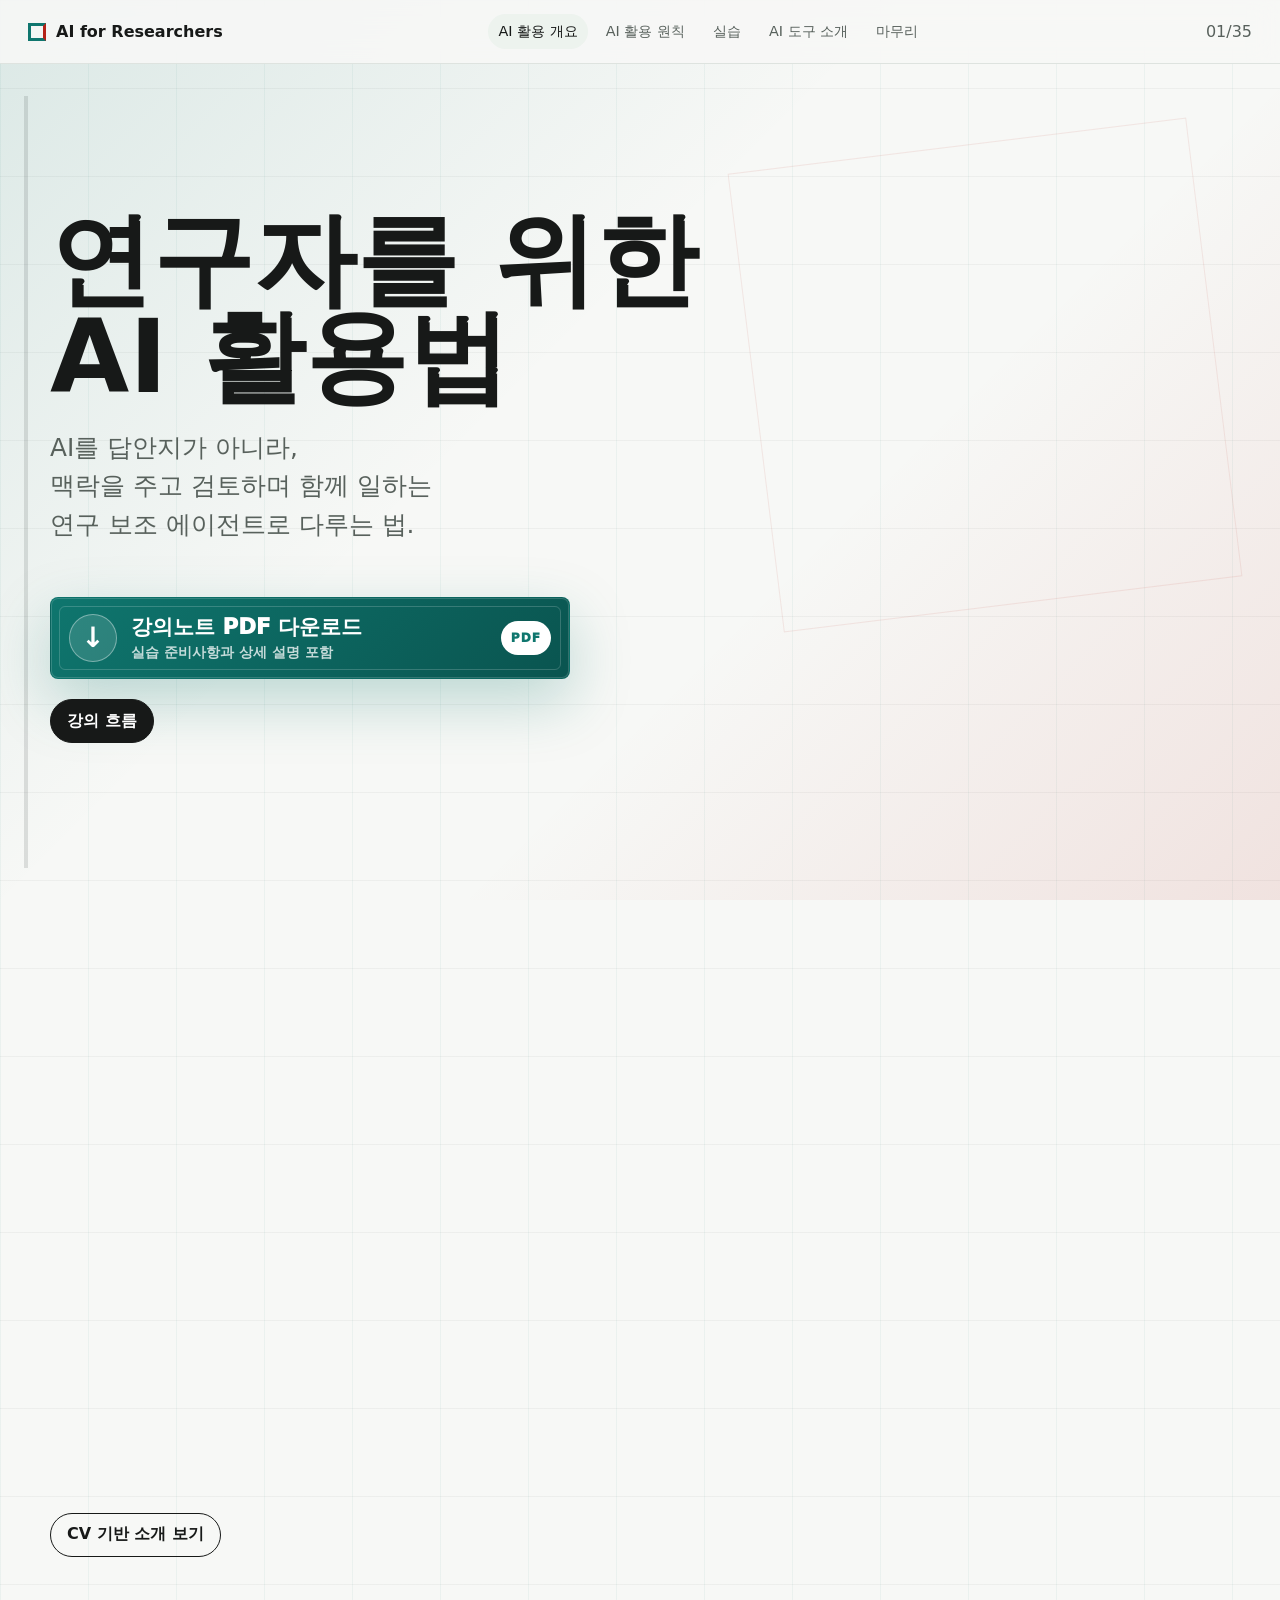
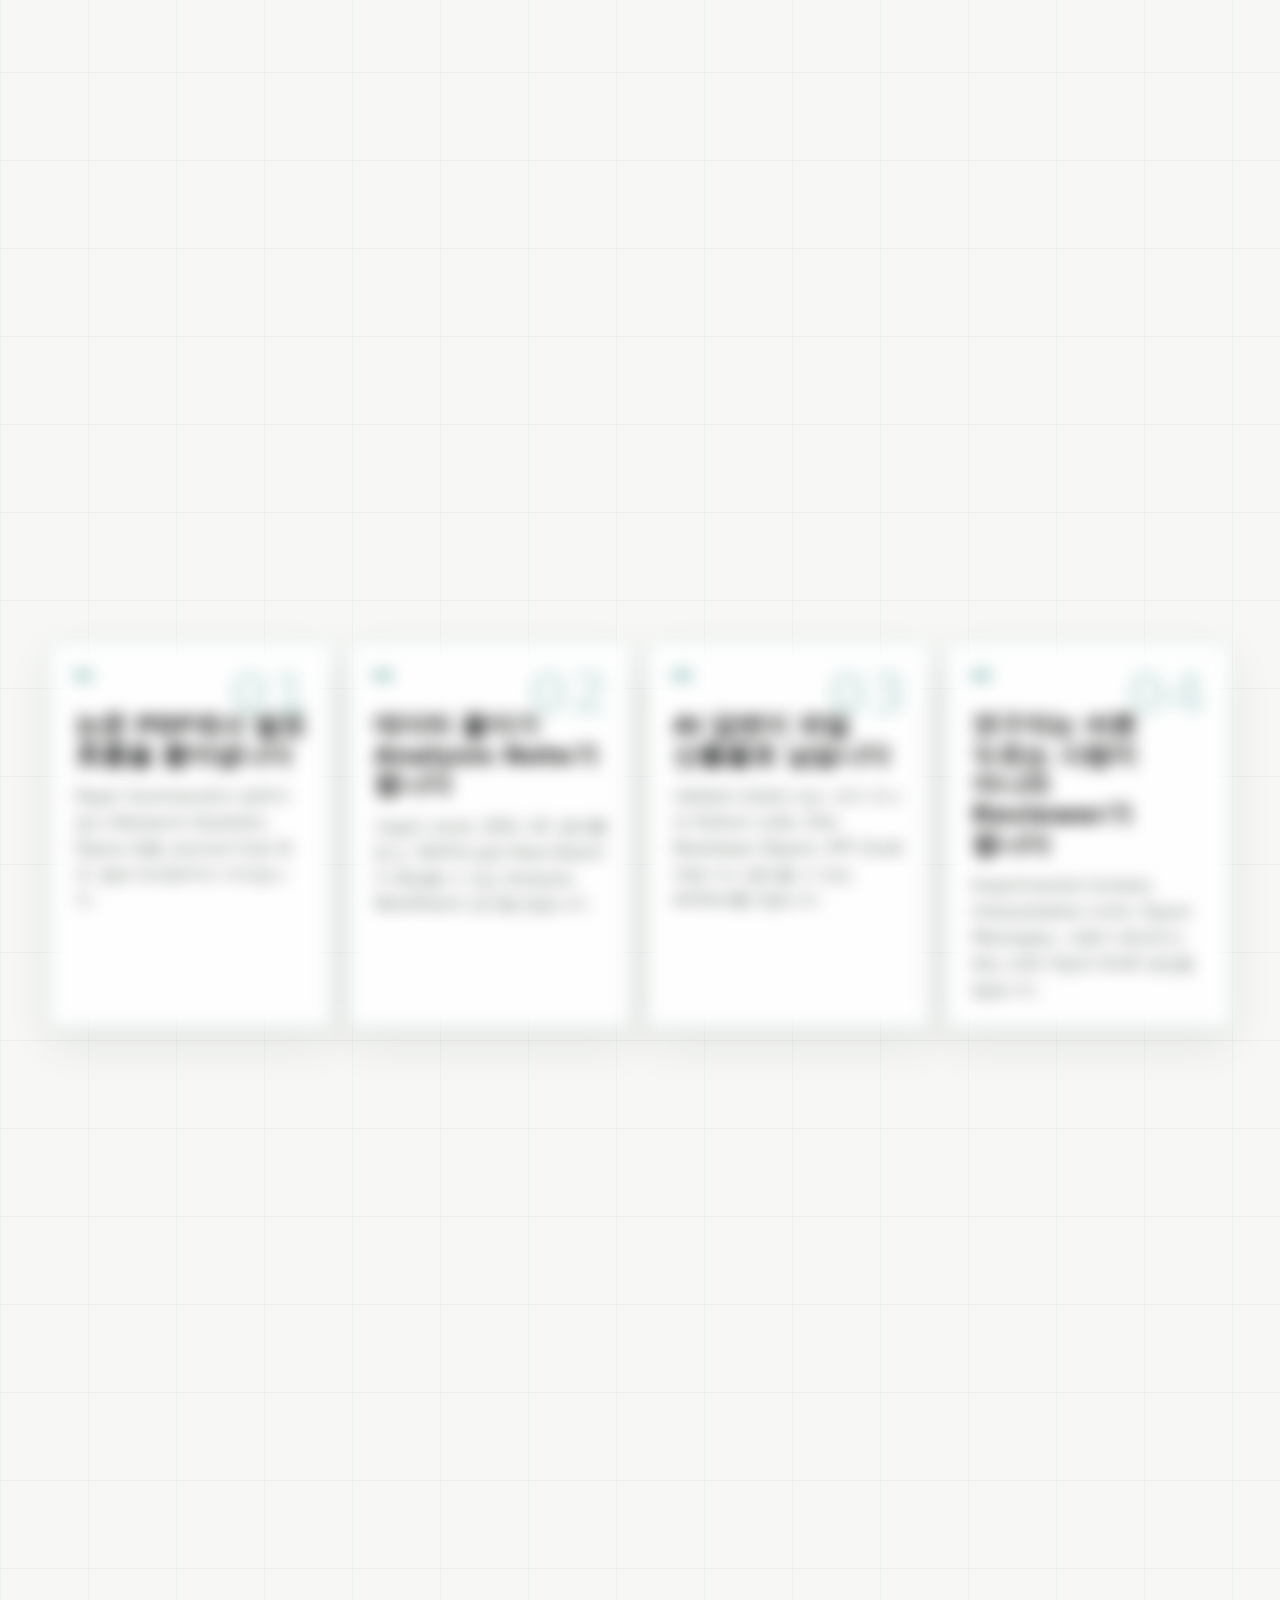
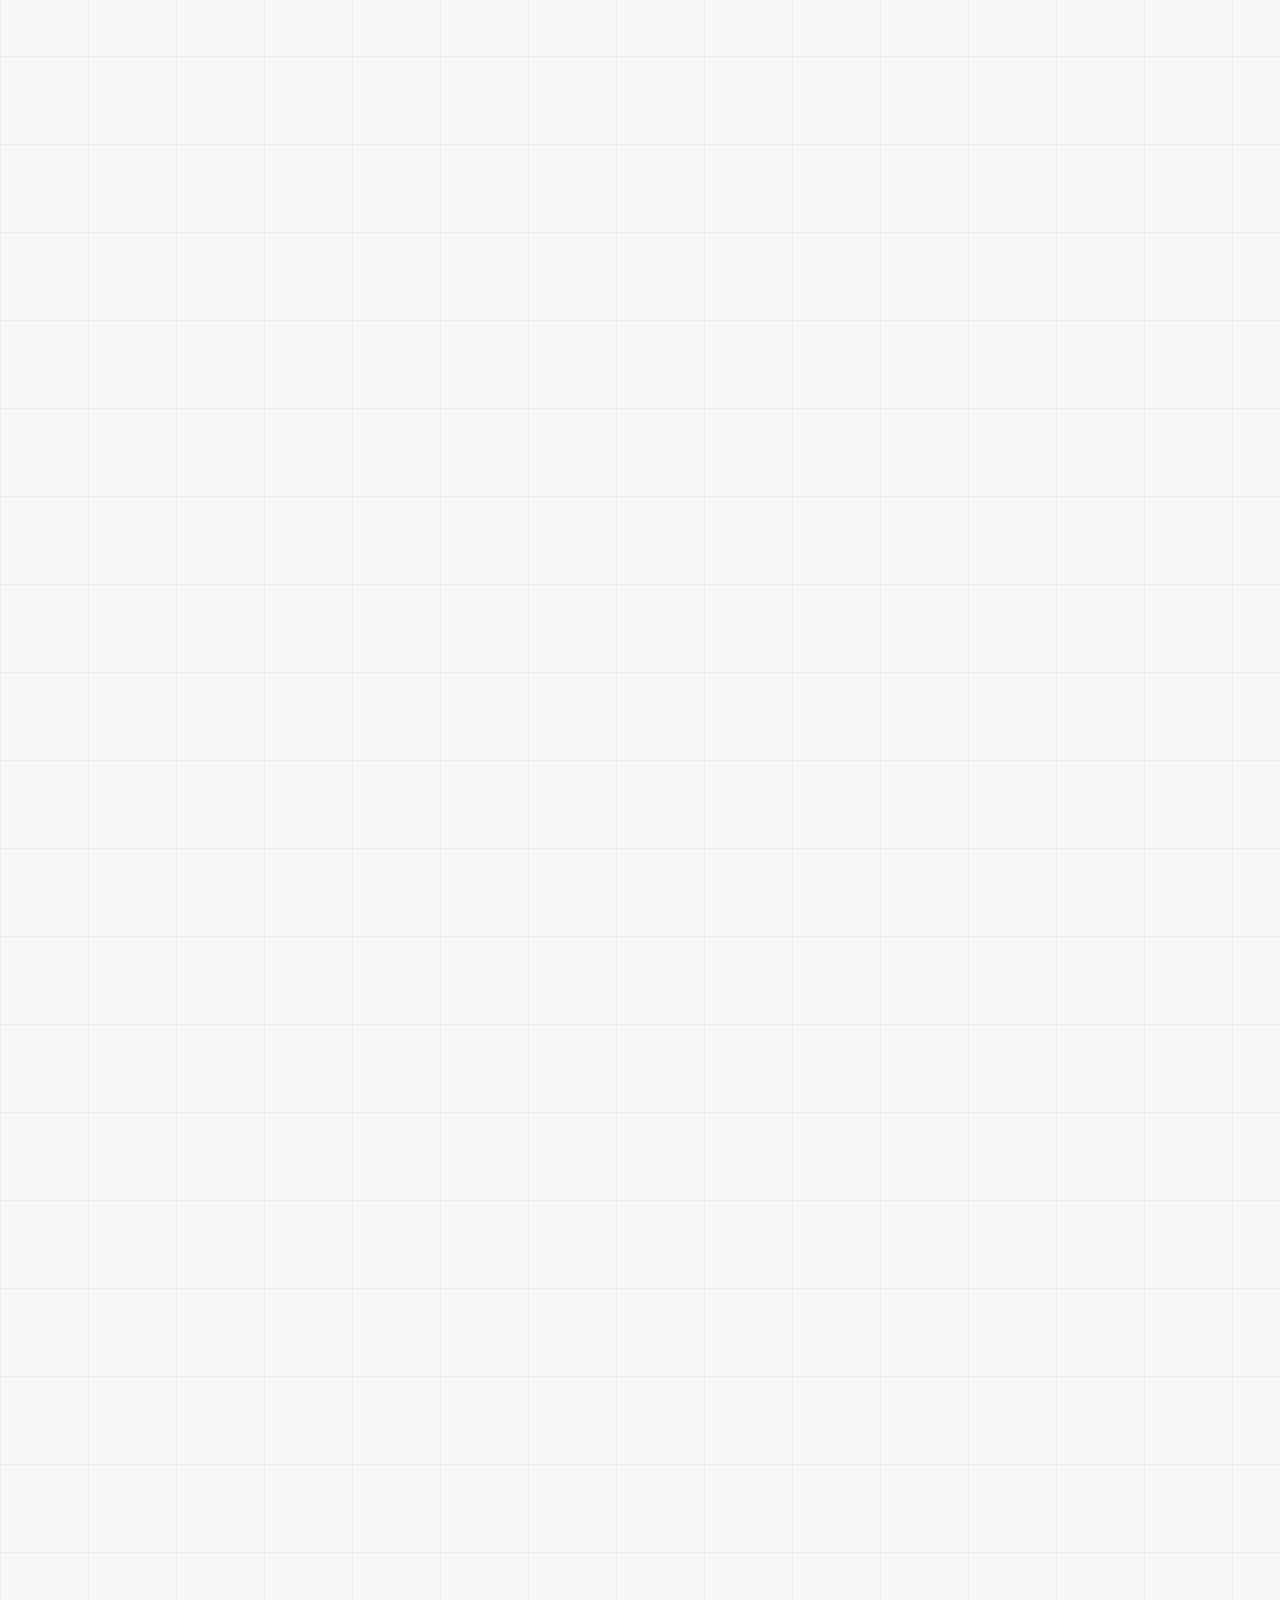
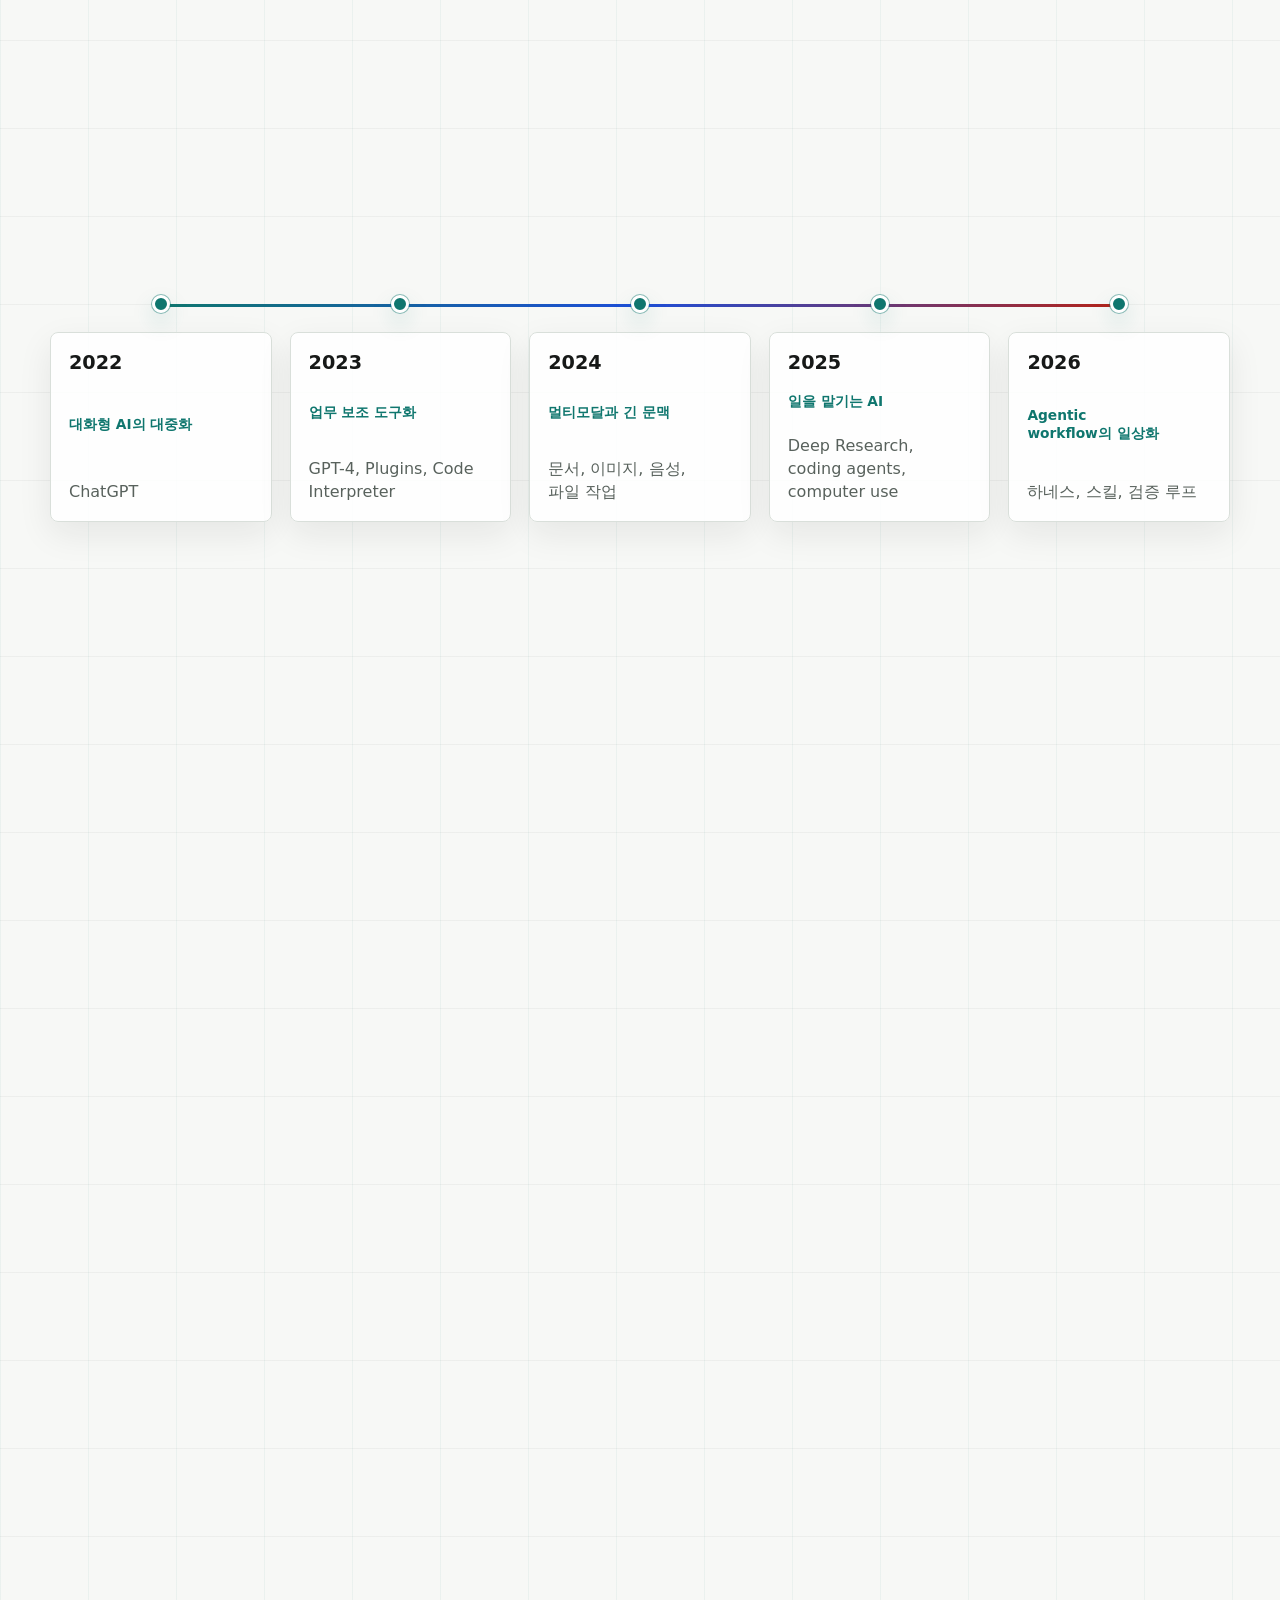
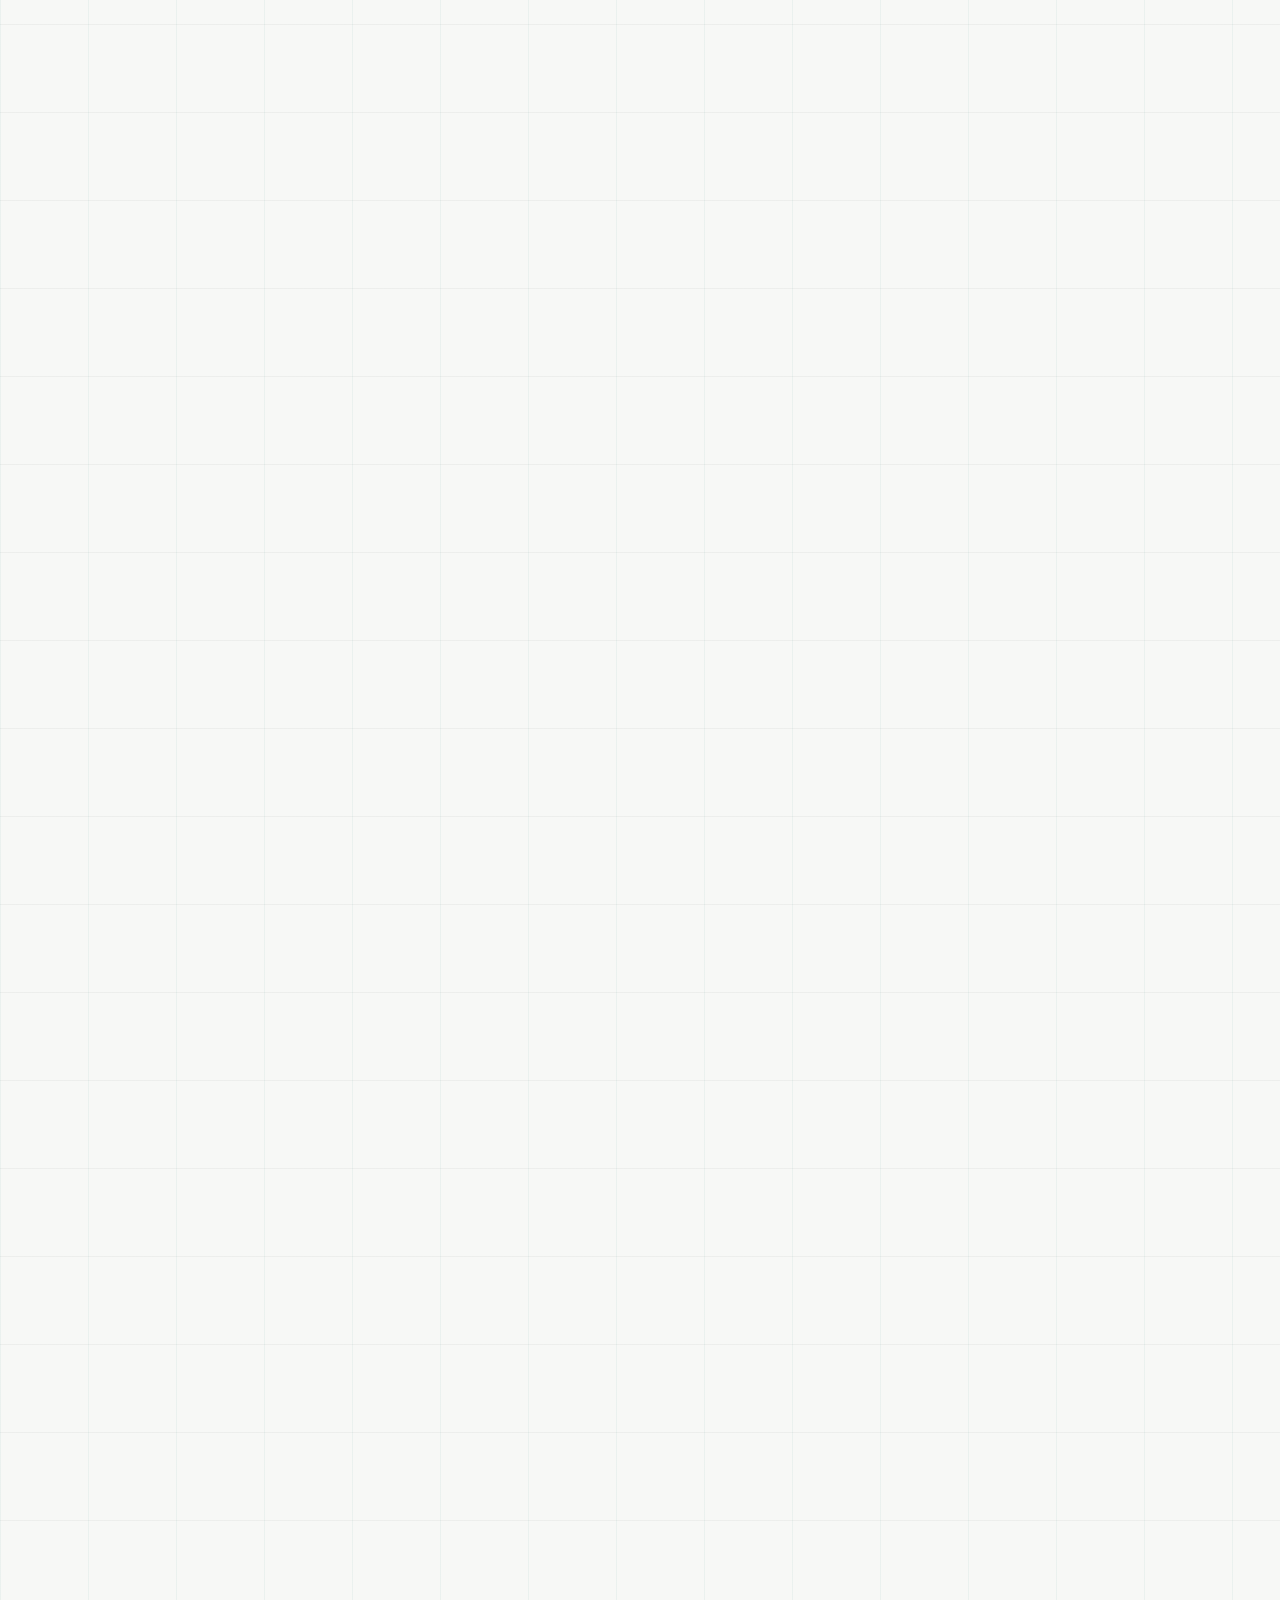
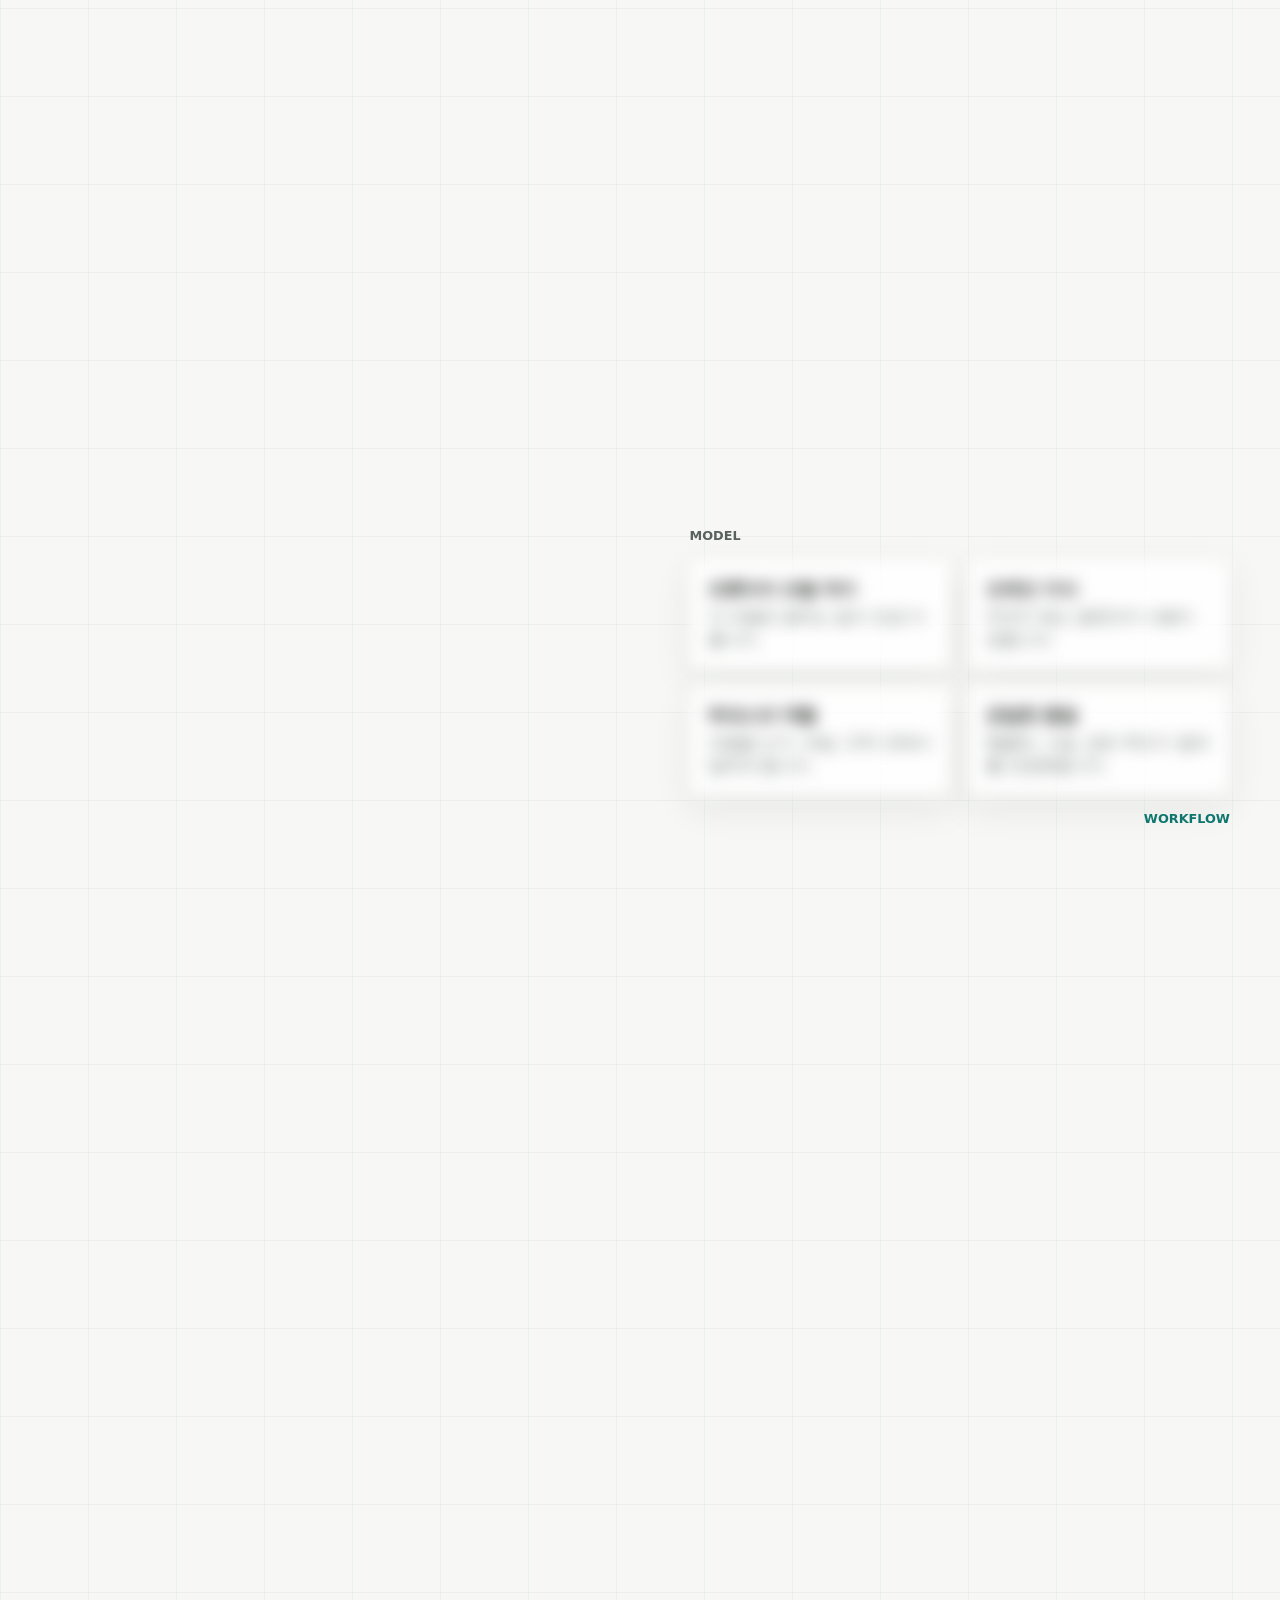
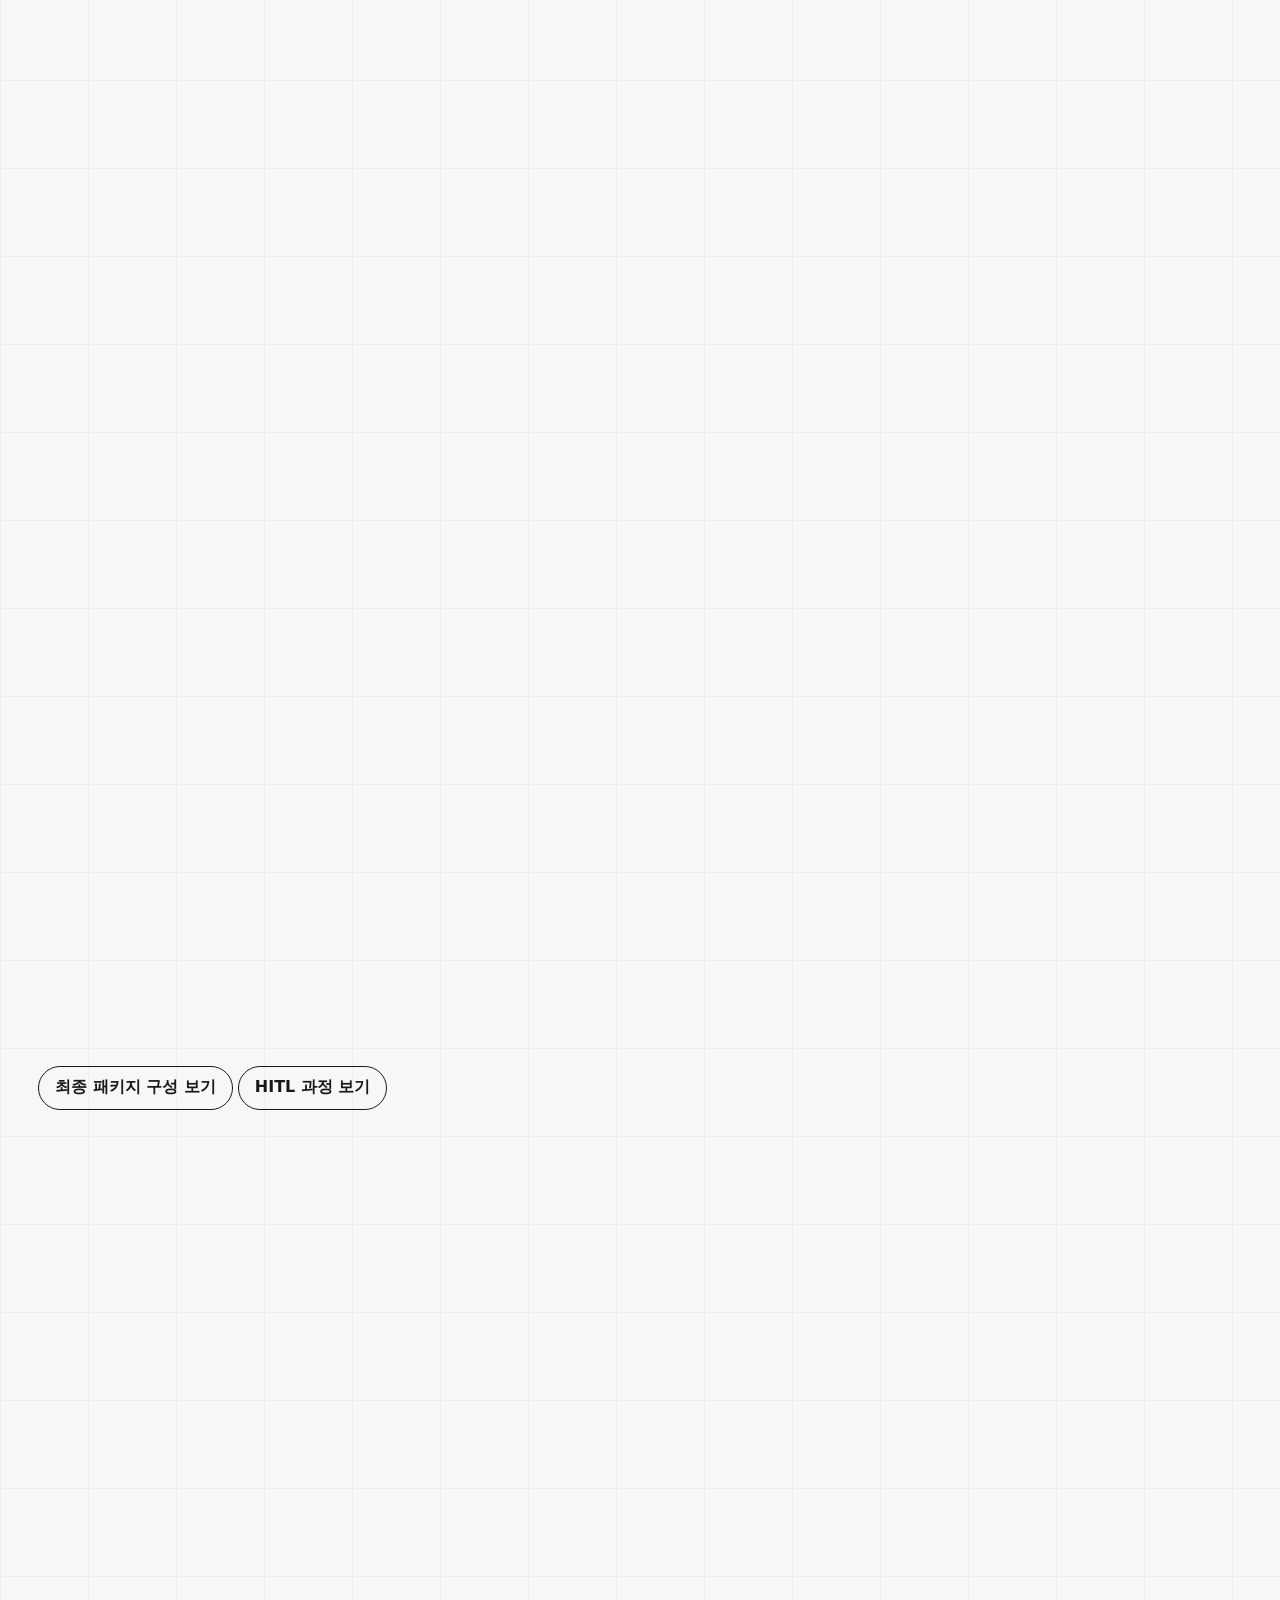
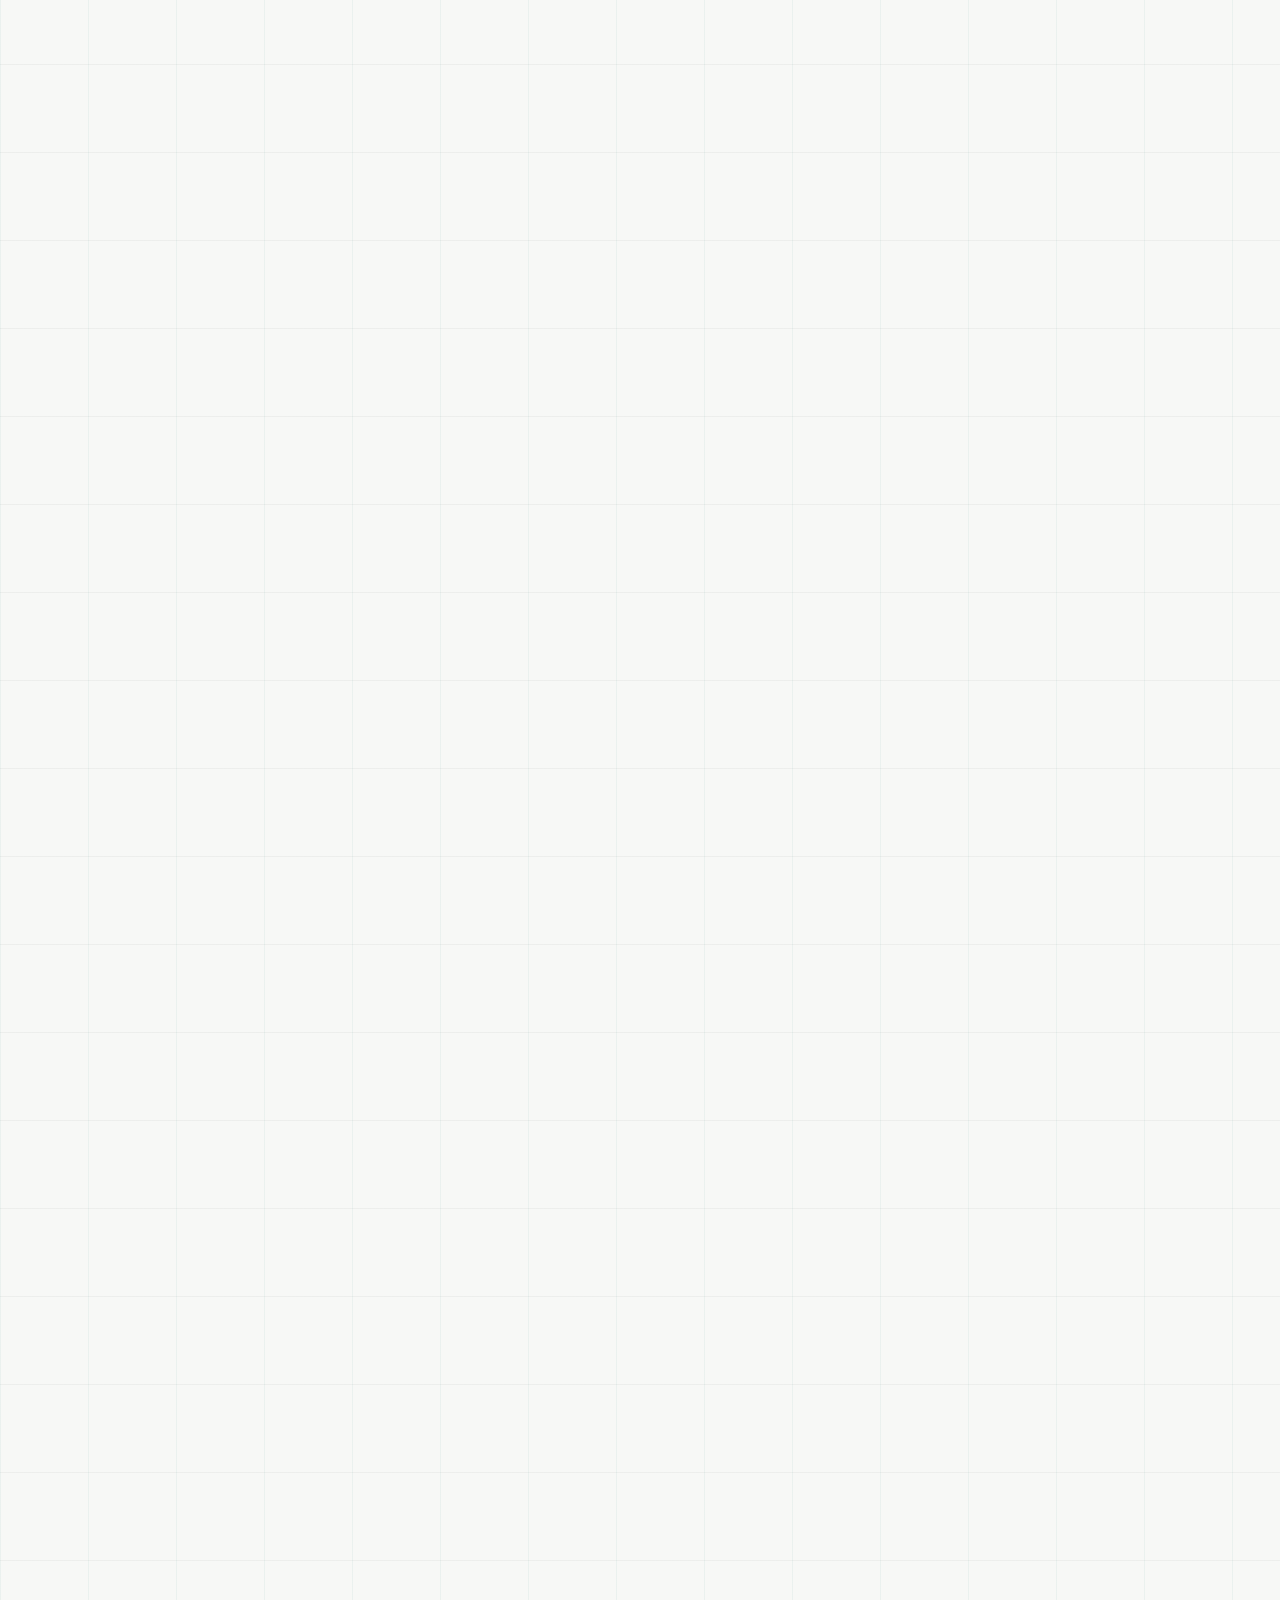
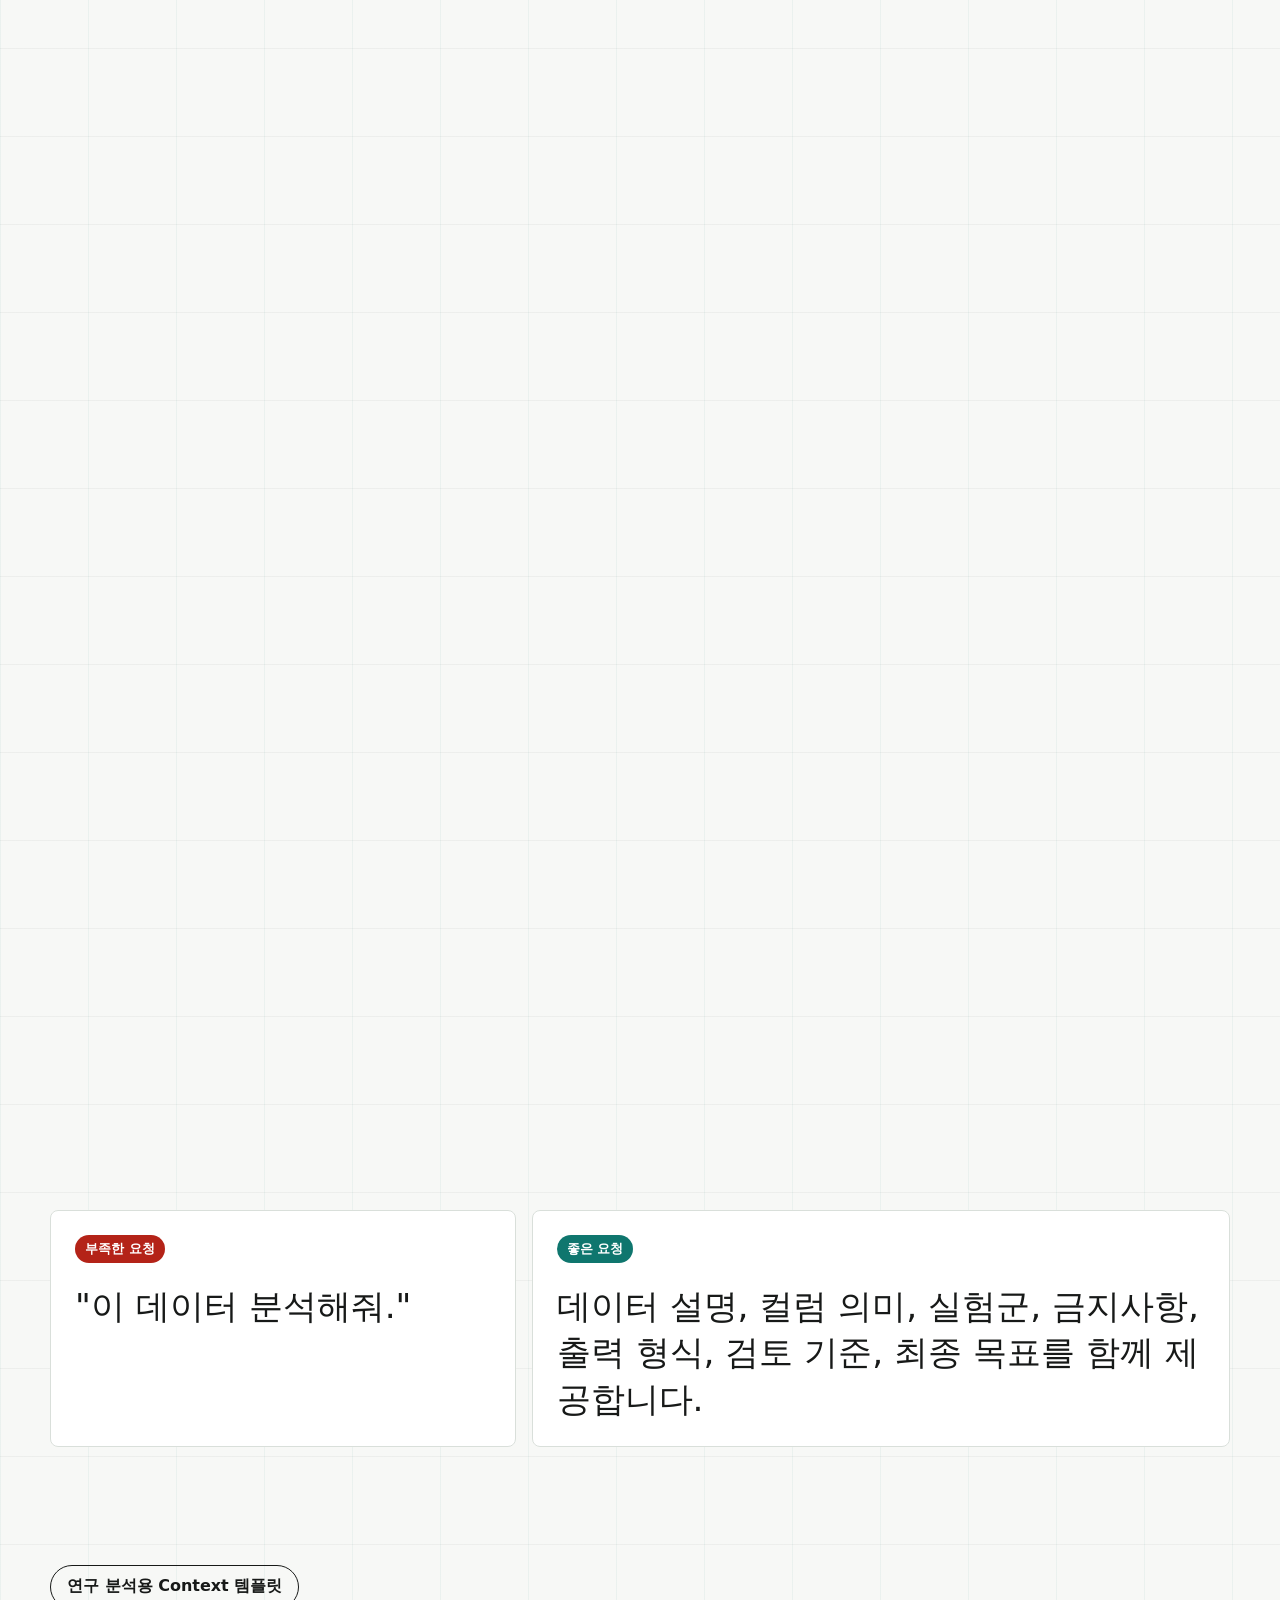
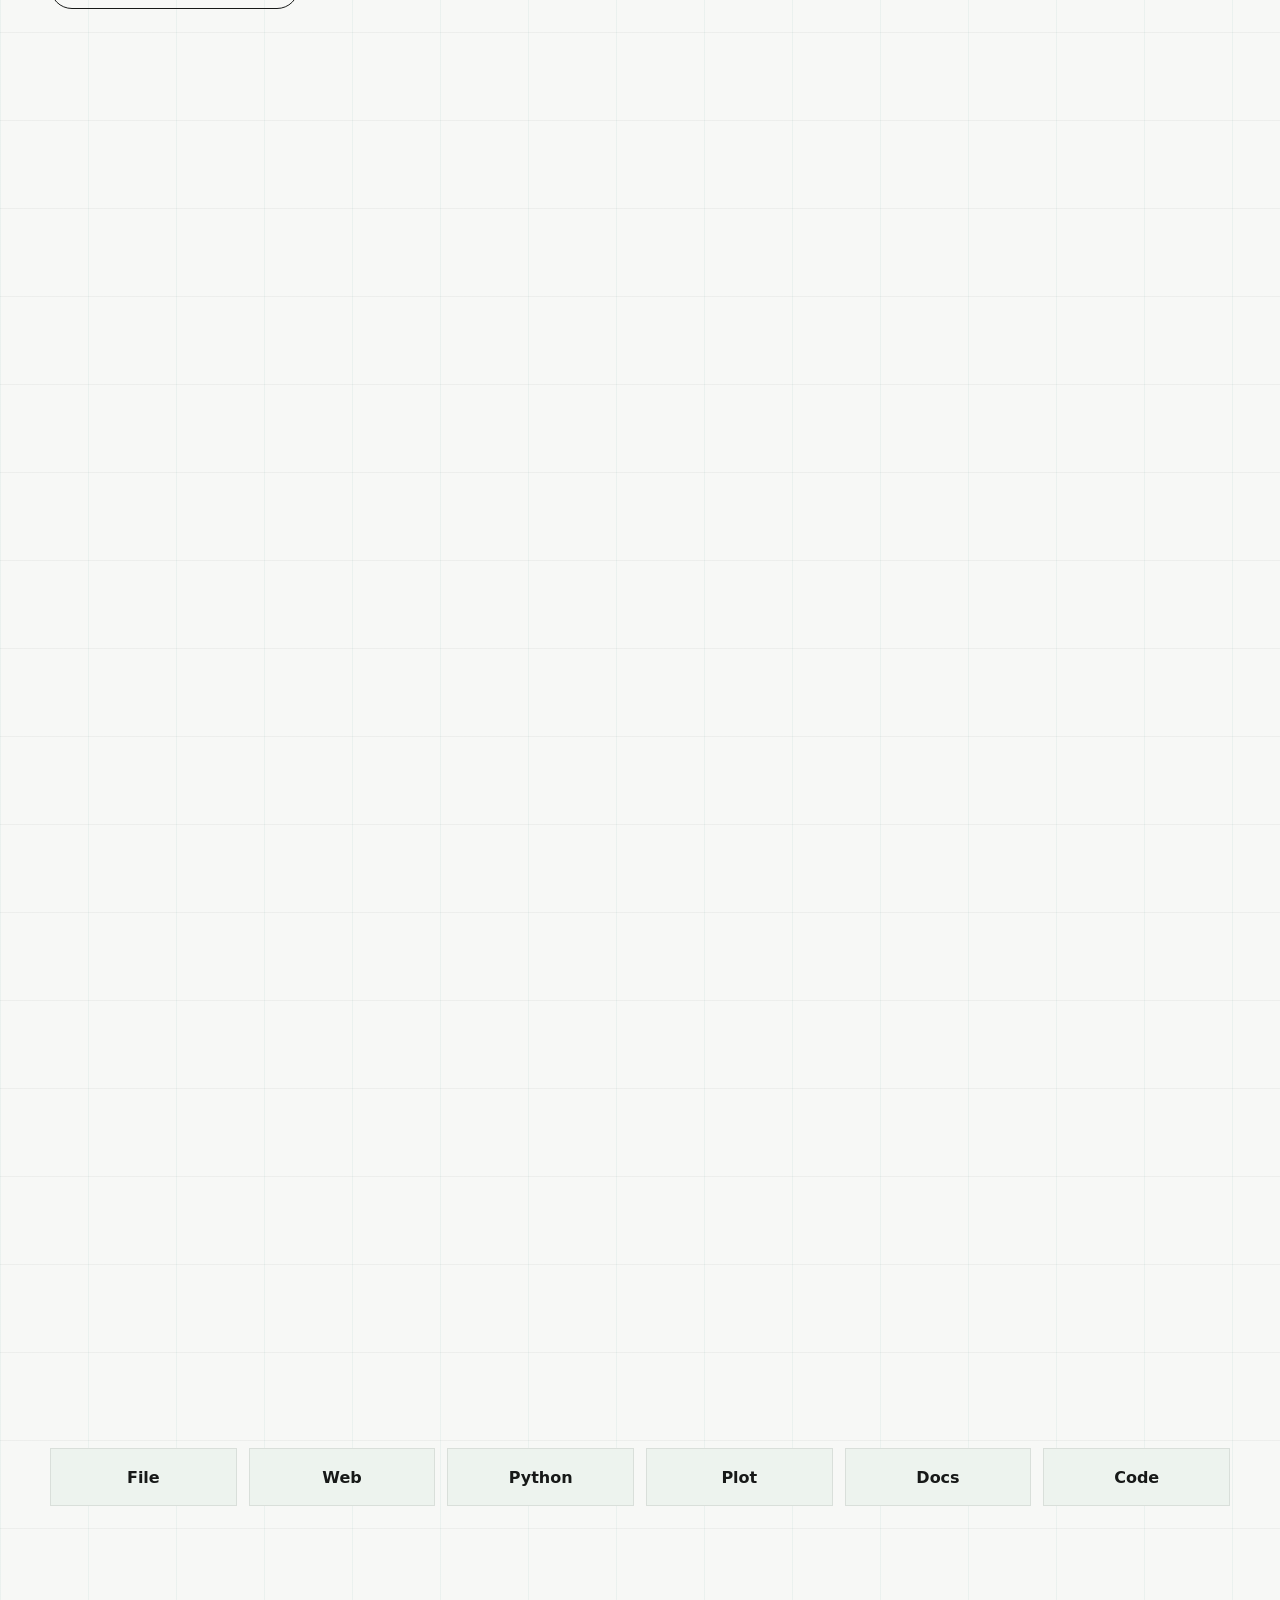
<file: index.html>
<!doctype html>
<html lang="ko">
  <head>
    <meta charset="utf-8" />
    <meta name="viewport" content="width=device-width, initial-scale=1" />
    <meta
      name="description"
      content="연구원 대상 AI 활용법 강의 - Agentic AI, 연구 workflow, Codex 실습"
    />
    <title>연구자를 위한 AI 활용법</title>
    <link rel="stylesheet" href="styles.css" />
  </head>
  <body>
    <header class="topbar" aria-label="강의 진행">
      <a class="brand" href="#intro" aria-label="첫 슬라이드로 이동">
        <span class="brand-mark"></span>
        <span>AI for Researchers</span>
      </a>
      <nav class="section-nav" aria-label="슬라이드 목차">
        <a href="#intro" data-active-sections="소개,Agentic AI">AI 활용 개요</a>
        <a href="#principles-cover" data-active-sections="이해">AI 활용 원칙</a>
        <a href="#practice-cover" data-active-sections="실습">실습</a>
        <a href="#tools-cover" data-active-sections="도구">AI 도구 소개</a>
        <a href="#closing-cover" data-active-sections="마무리">마무리</a>
      </nav>
      <div class="progress-label" aria-live="polite">
        <span id="currentSlide">01</span>/<span id="totalSlides">00</span>
      </div>
    </header>

    <aside class="rail" aria-hidden="true">
      <div class="rail-line"><span id="progressBar"></span></div>
    </aside>

    <main id="slidesRoot"></main>

    <div class="modal-root" id="modalRoot" aria-hidden="true">
      <div class="modal-backdrop" data-close-modal></div>
      <article class="modal" role="dialog" aria-modal="true" aria-labelledby="modalTitle">
        <button class="modal-close" type="button" data-close-modal aria-label="닫기">×</button>
        <p class="modal-kicker" id="modalKicker"></p>
        <h2 id="modalTitle"></h2>
        <div class="modal-content" id="modalContent"></div>
      </article>
    </div>

    <script src="data/slides.js"></script>
    <script src="data/modals.js"></script>
    <script src="script.js"></script>
  </body>
</html>
</file>
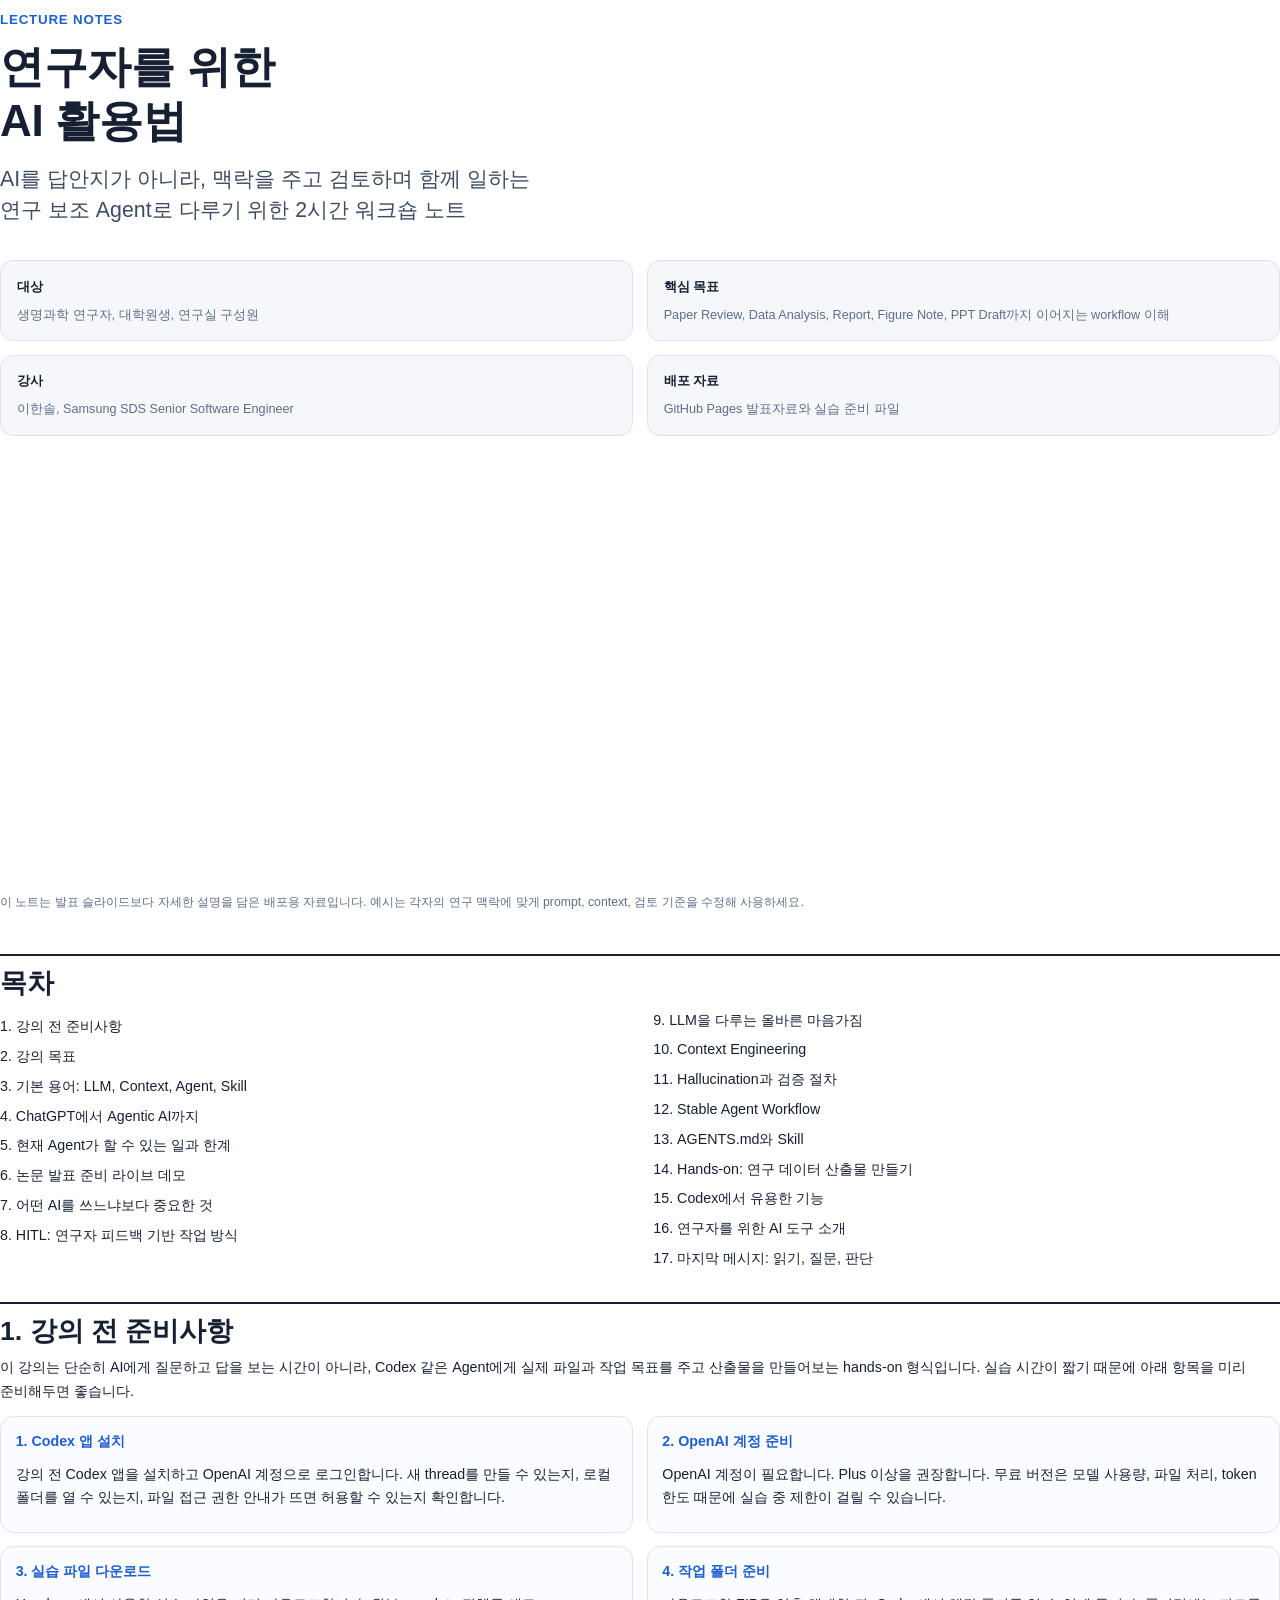
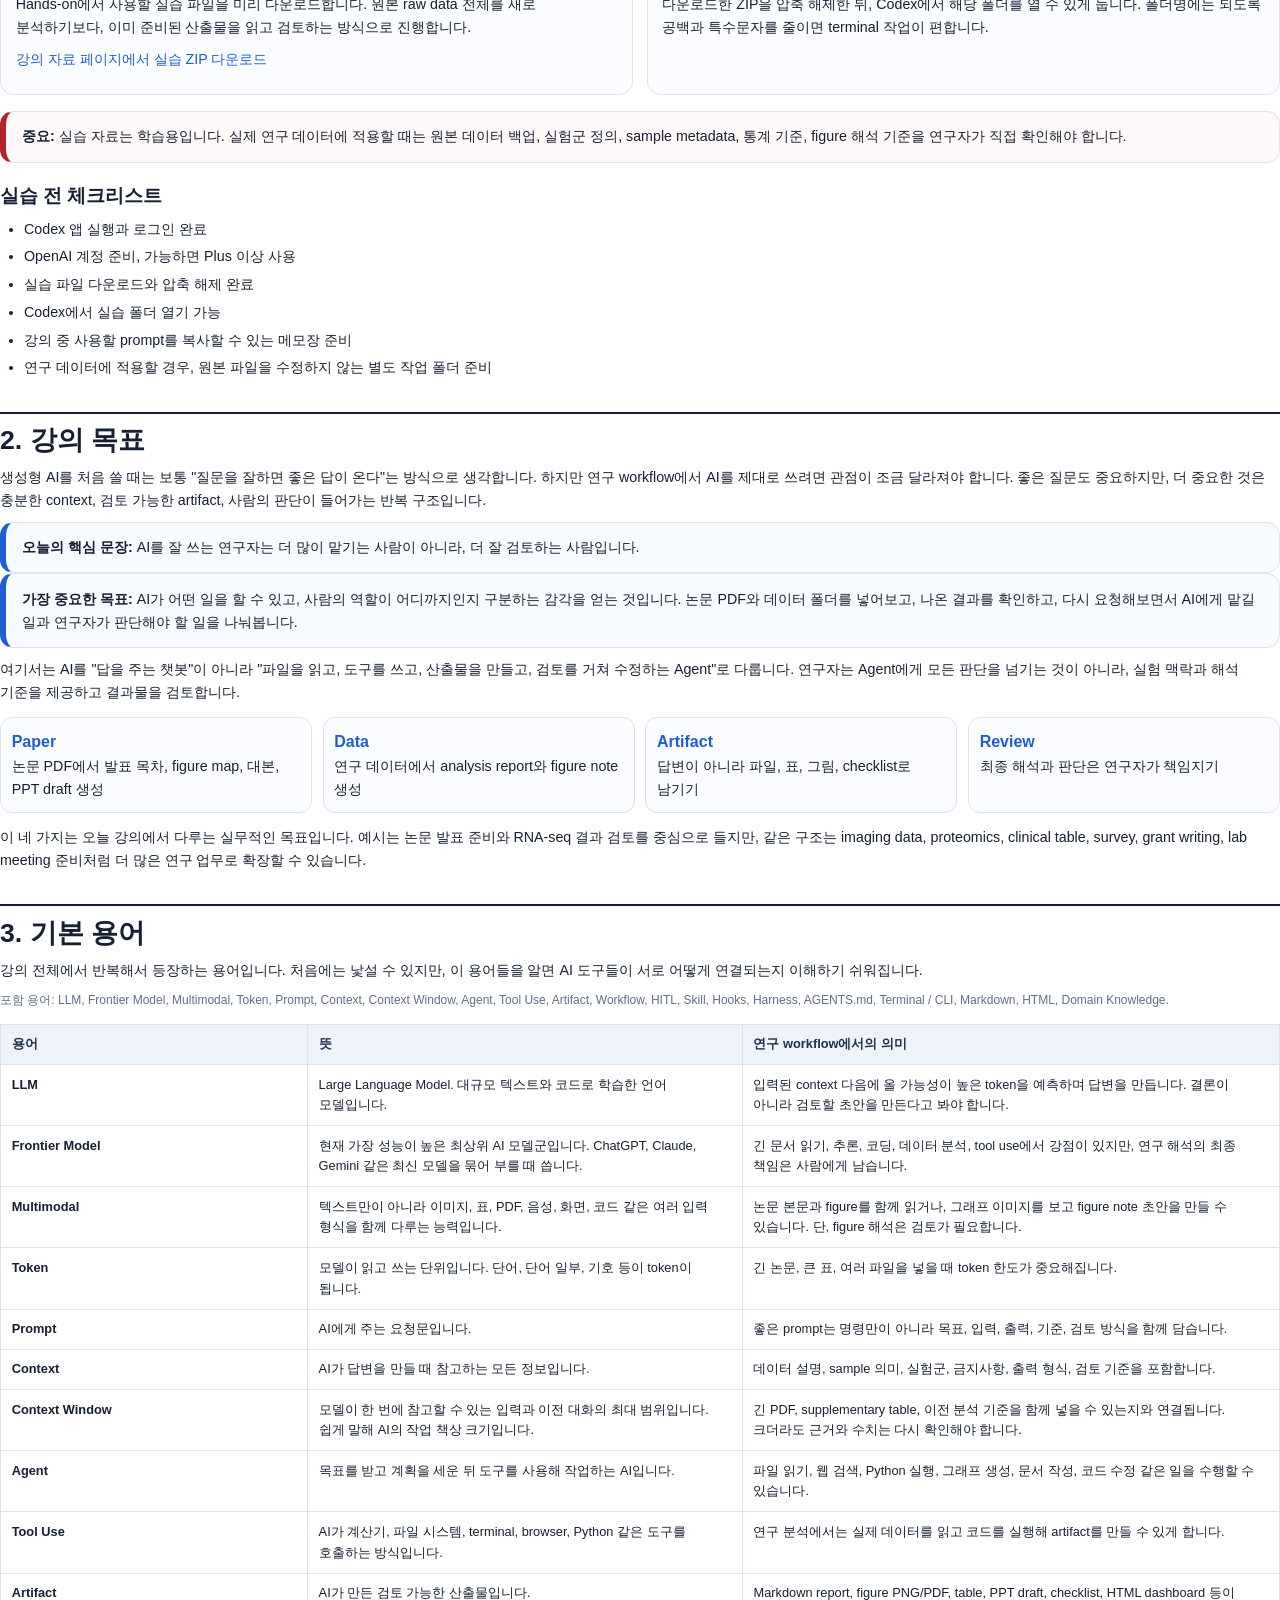
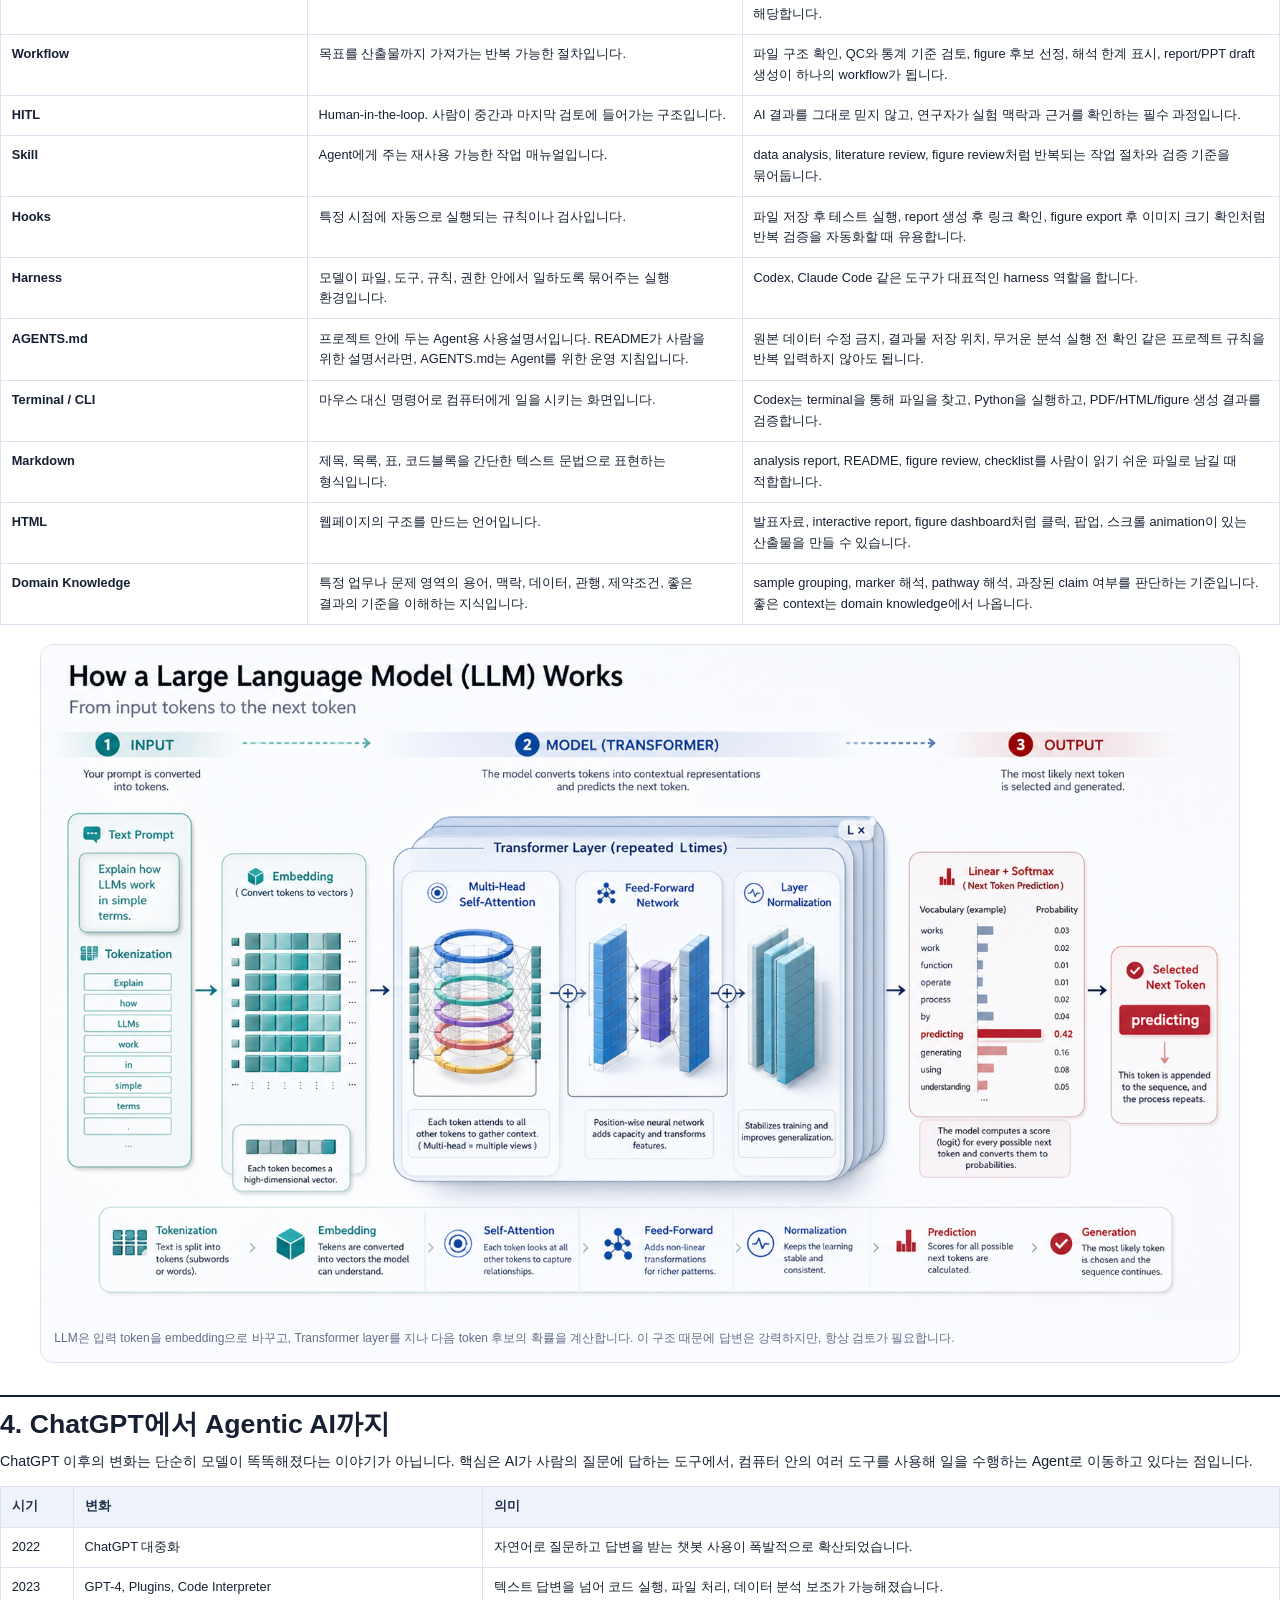
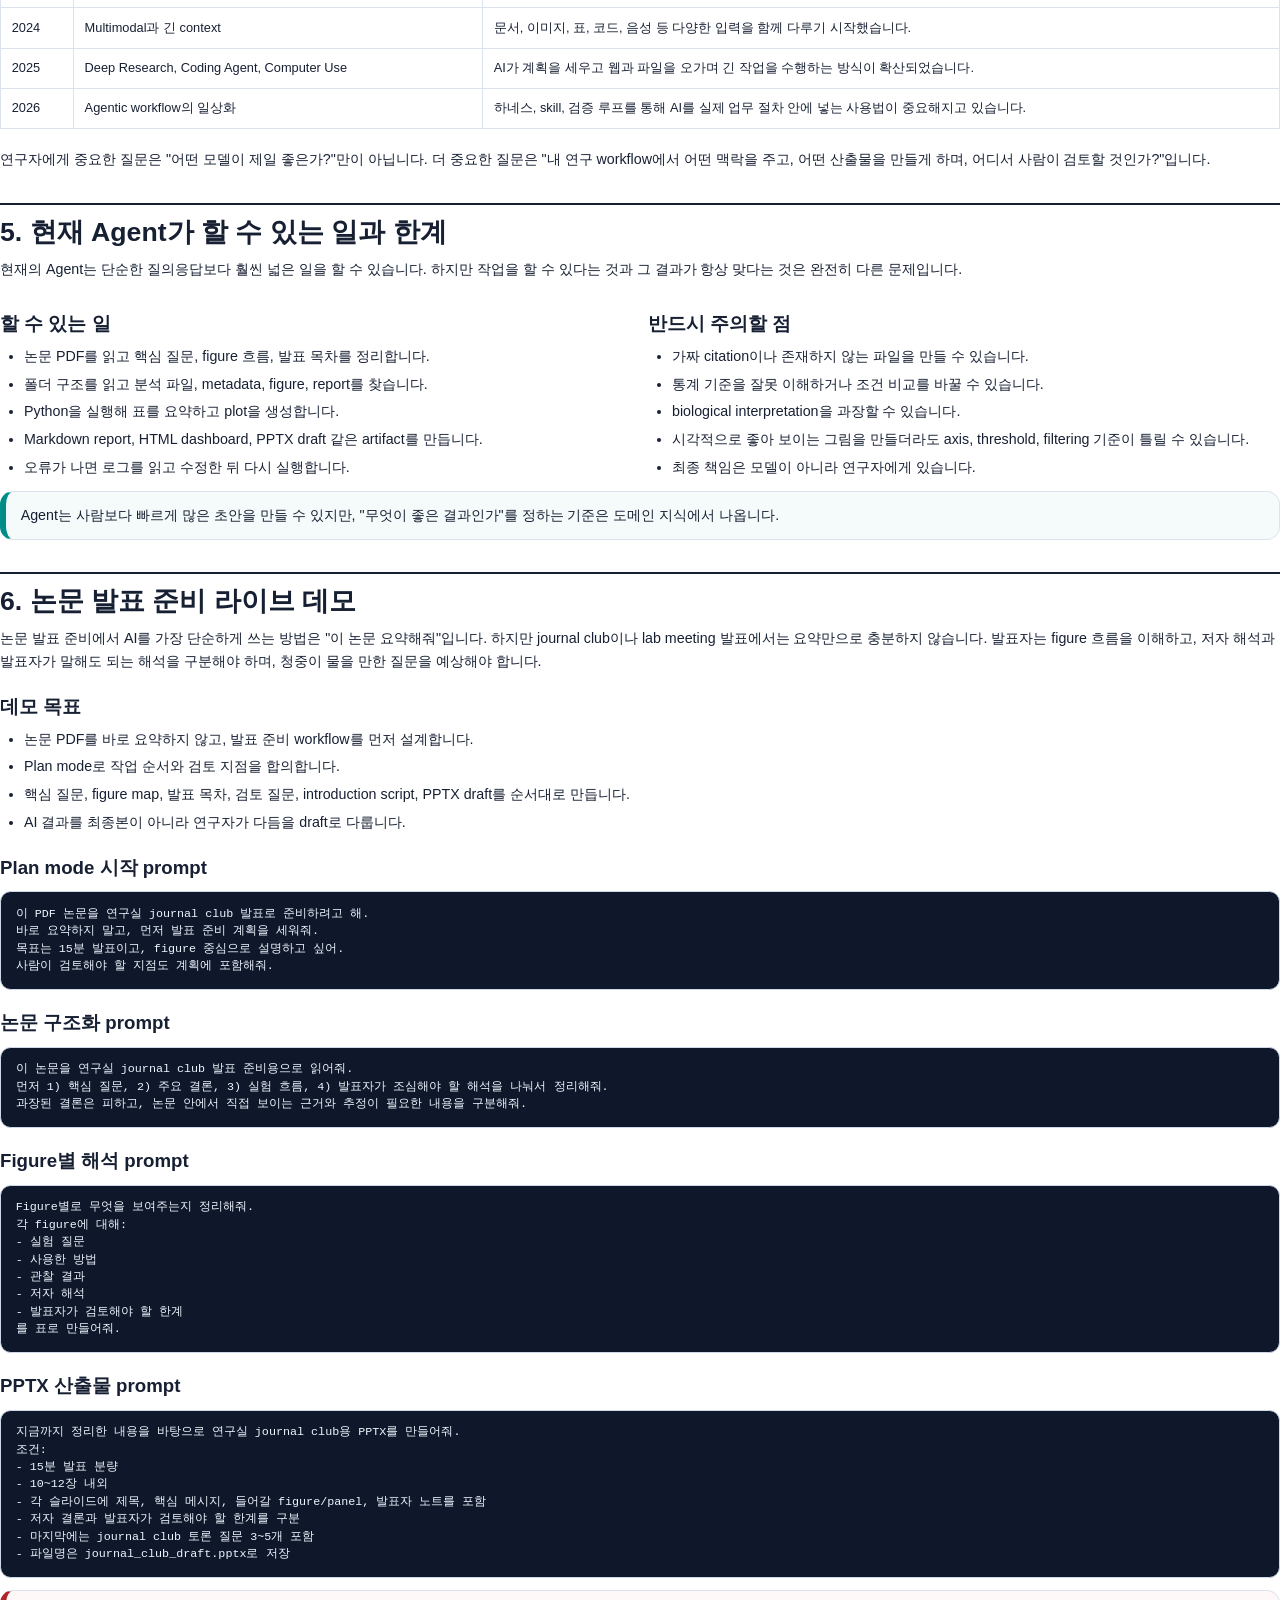
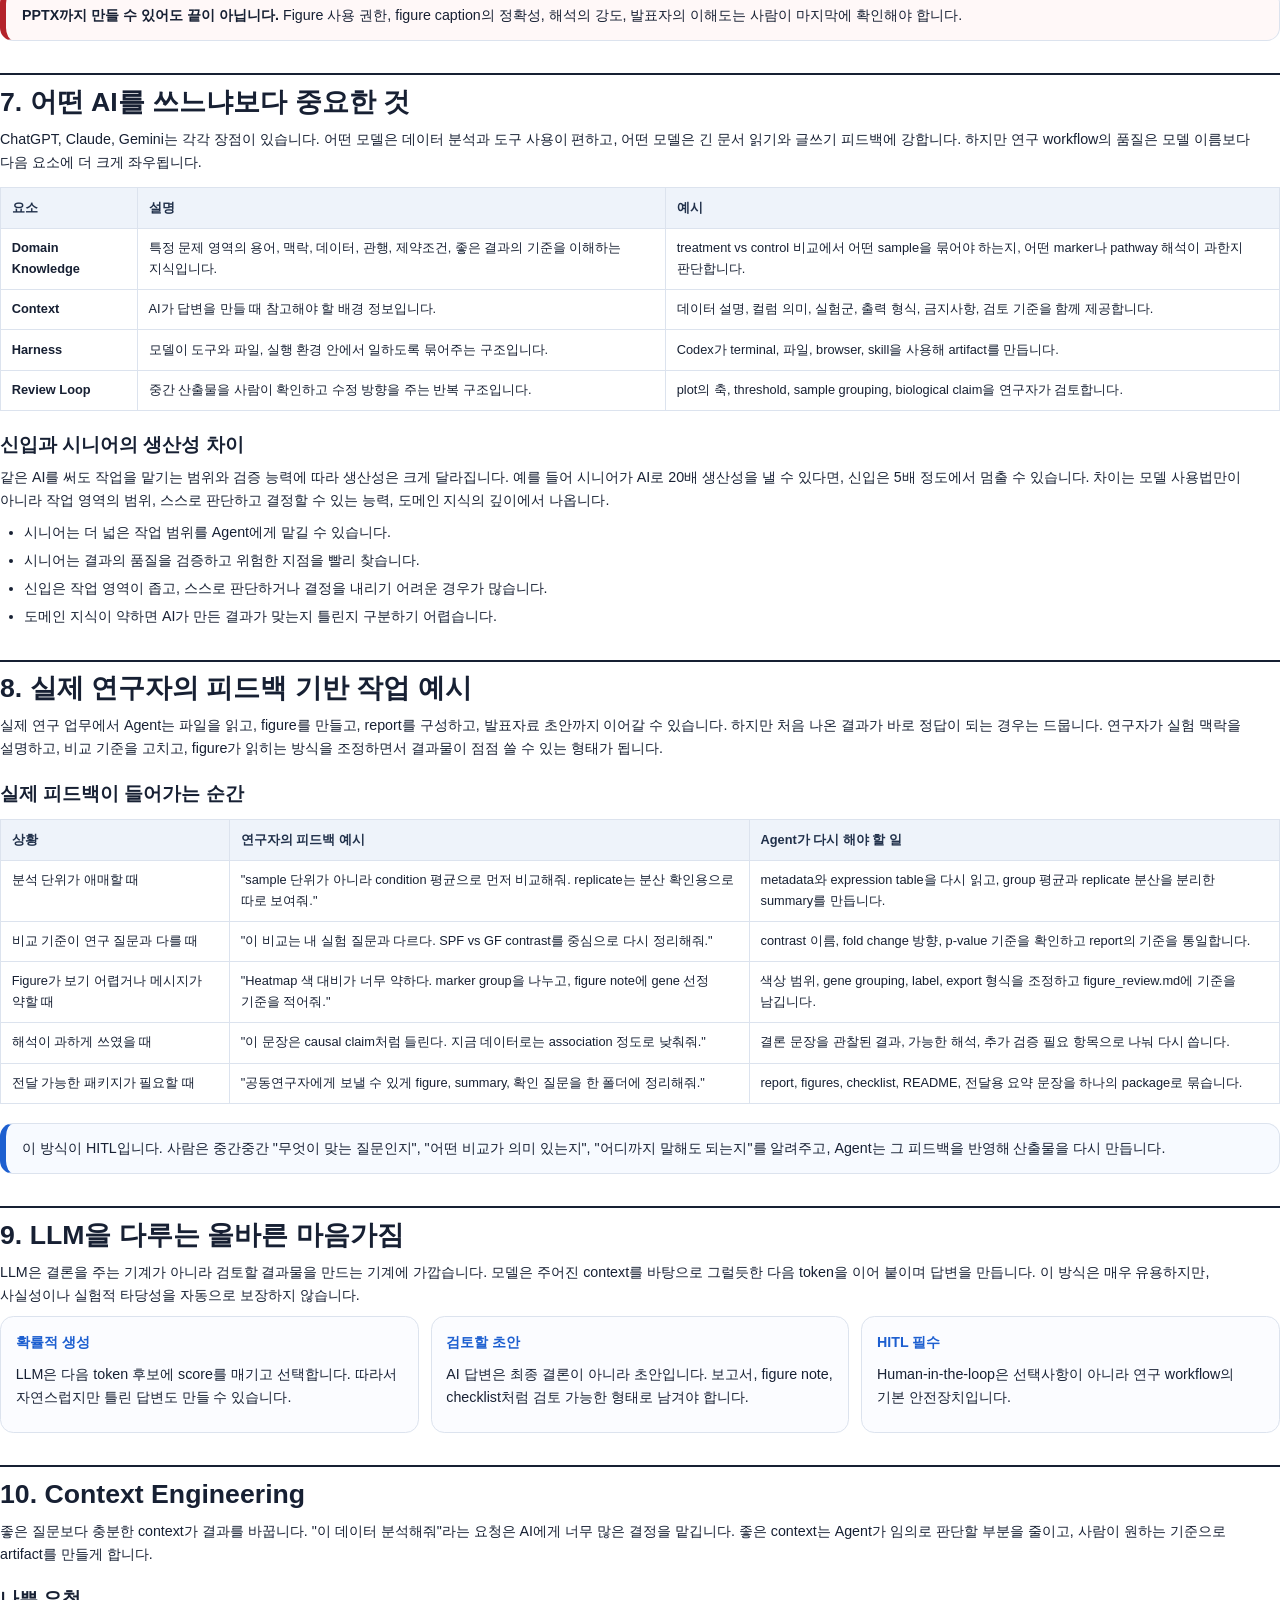
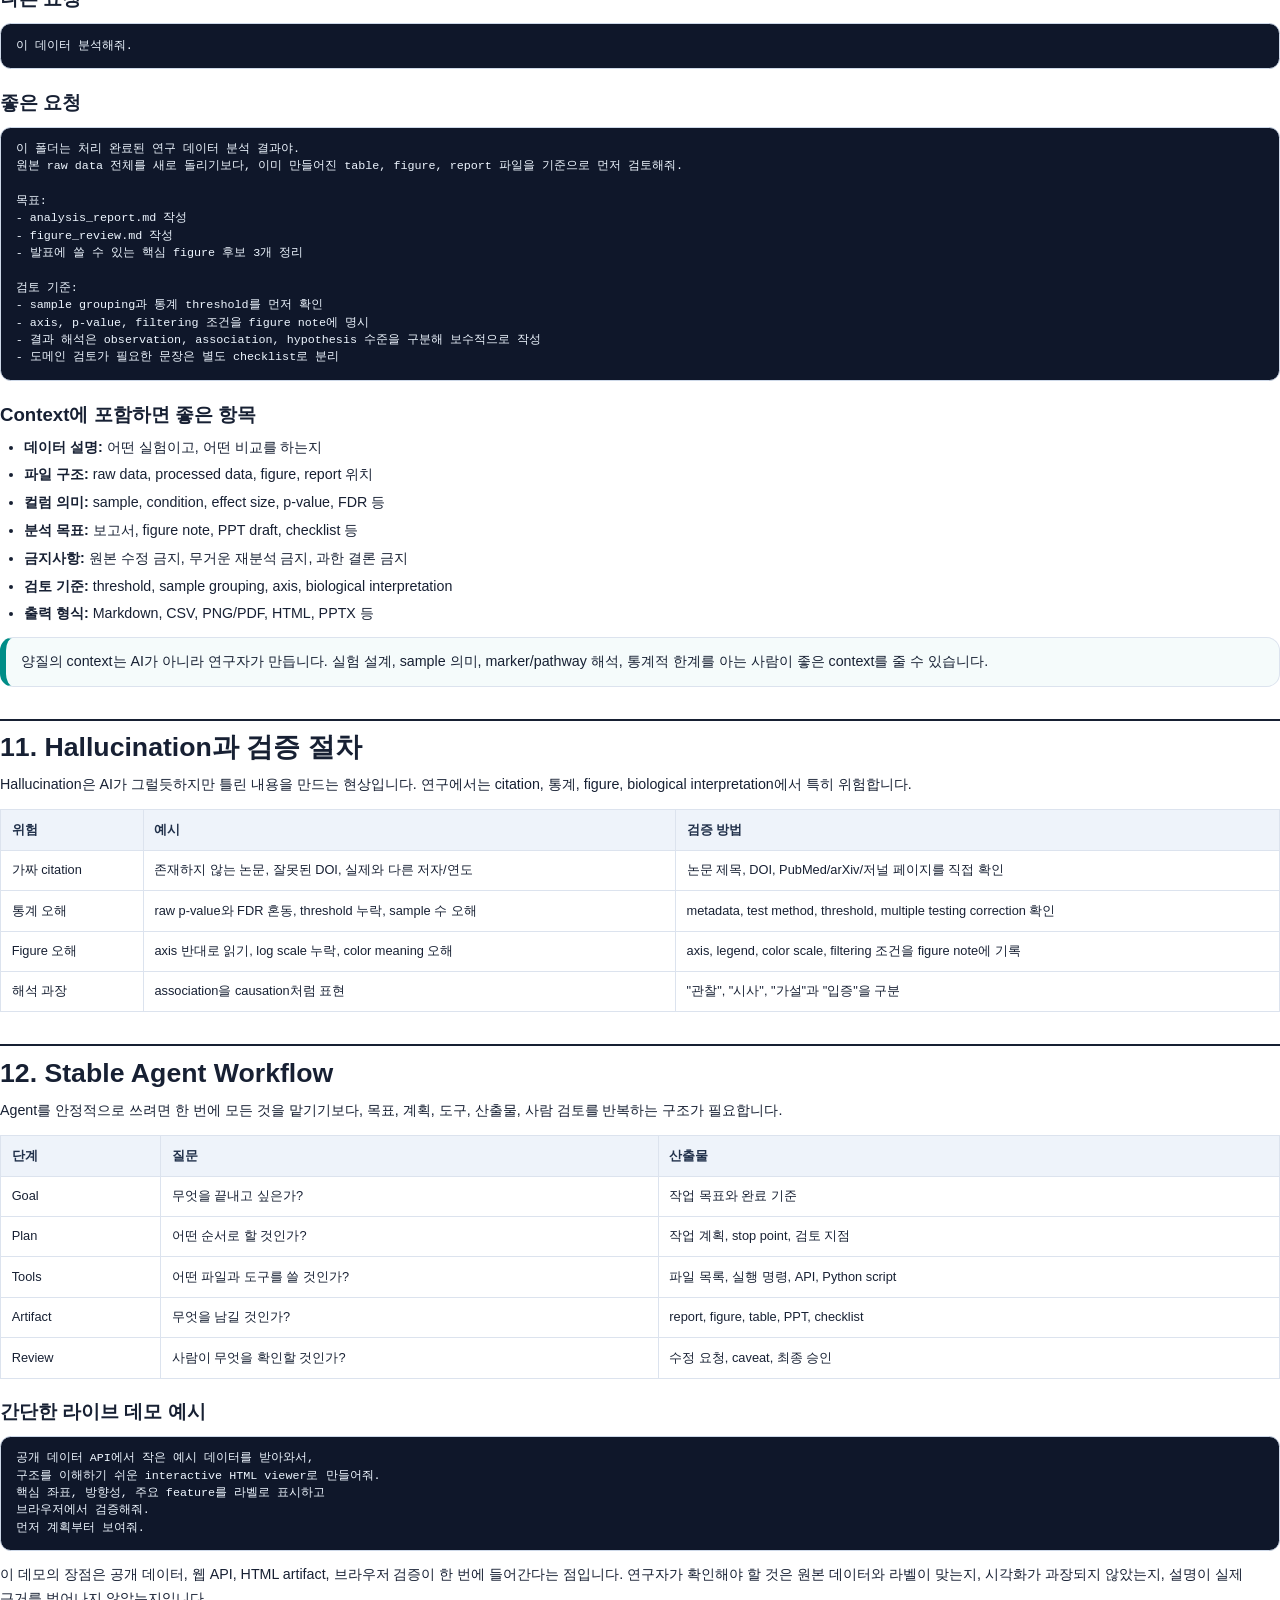
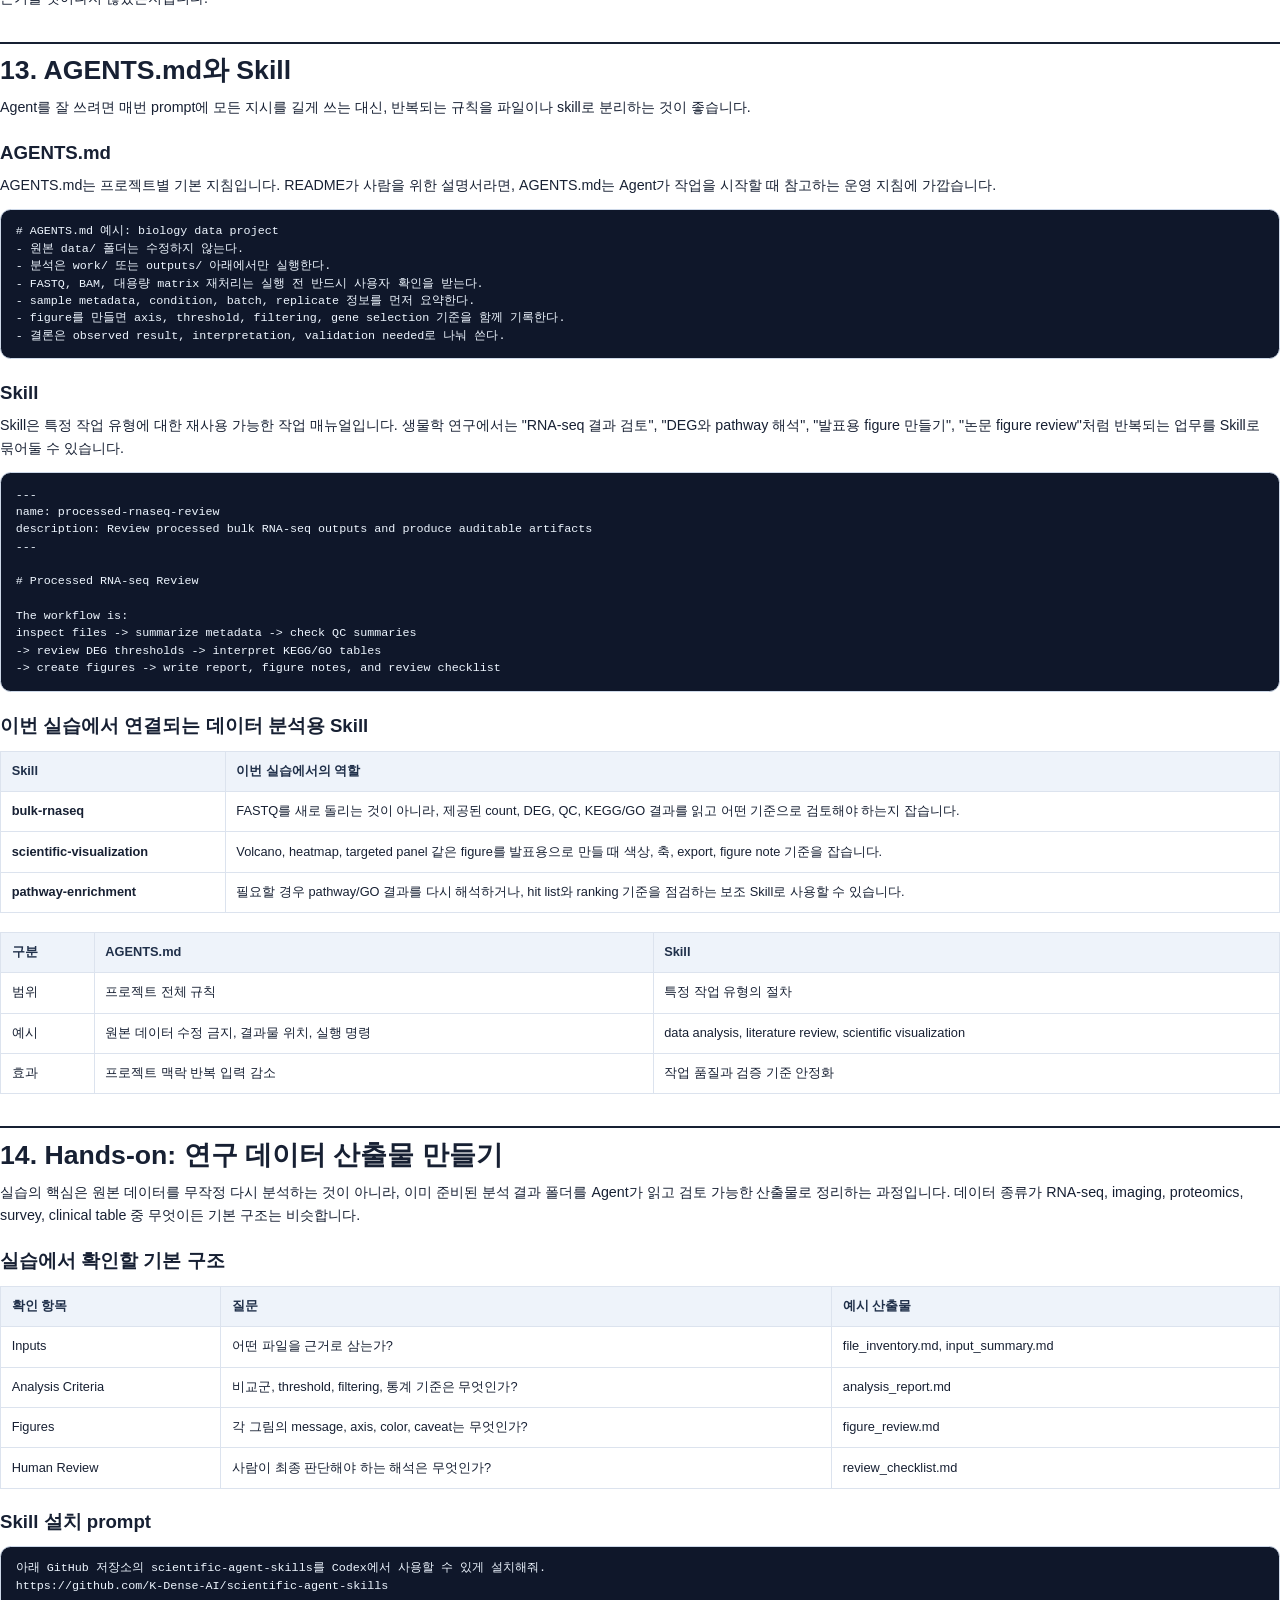
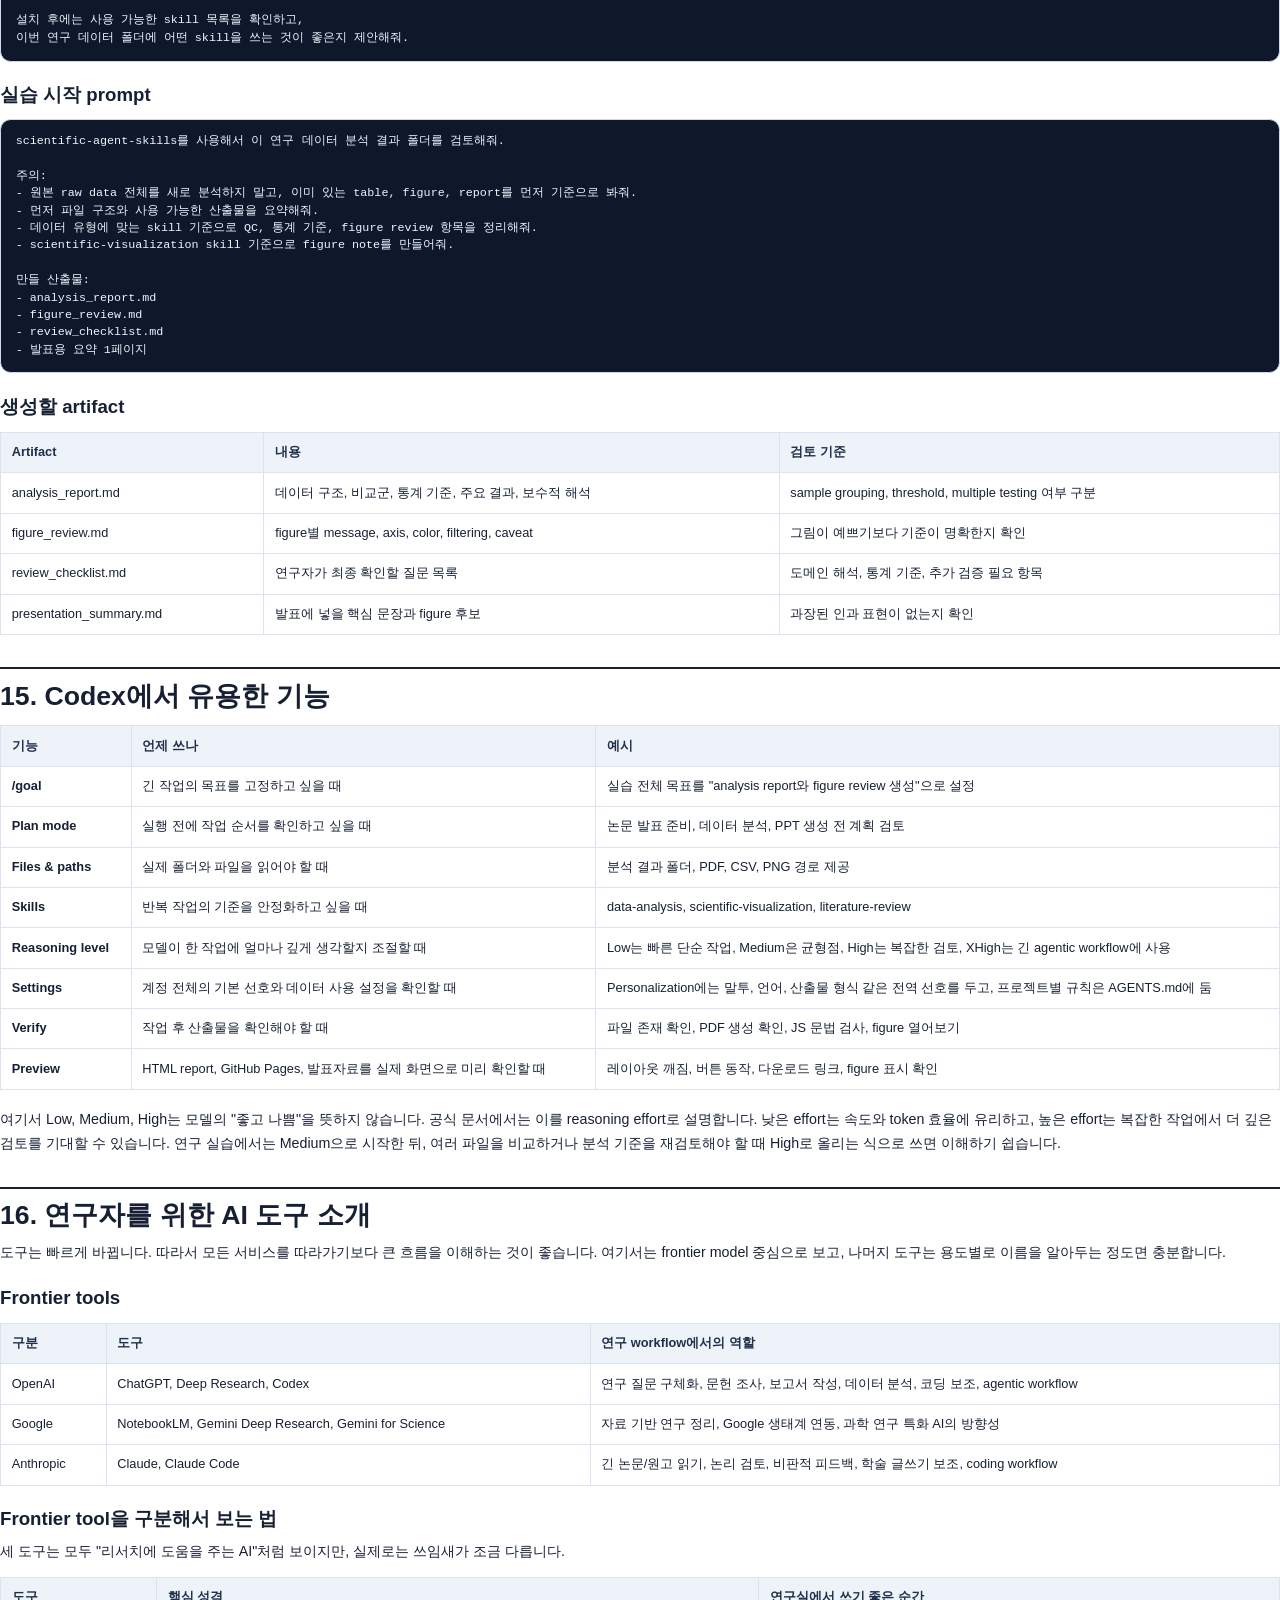
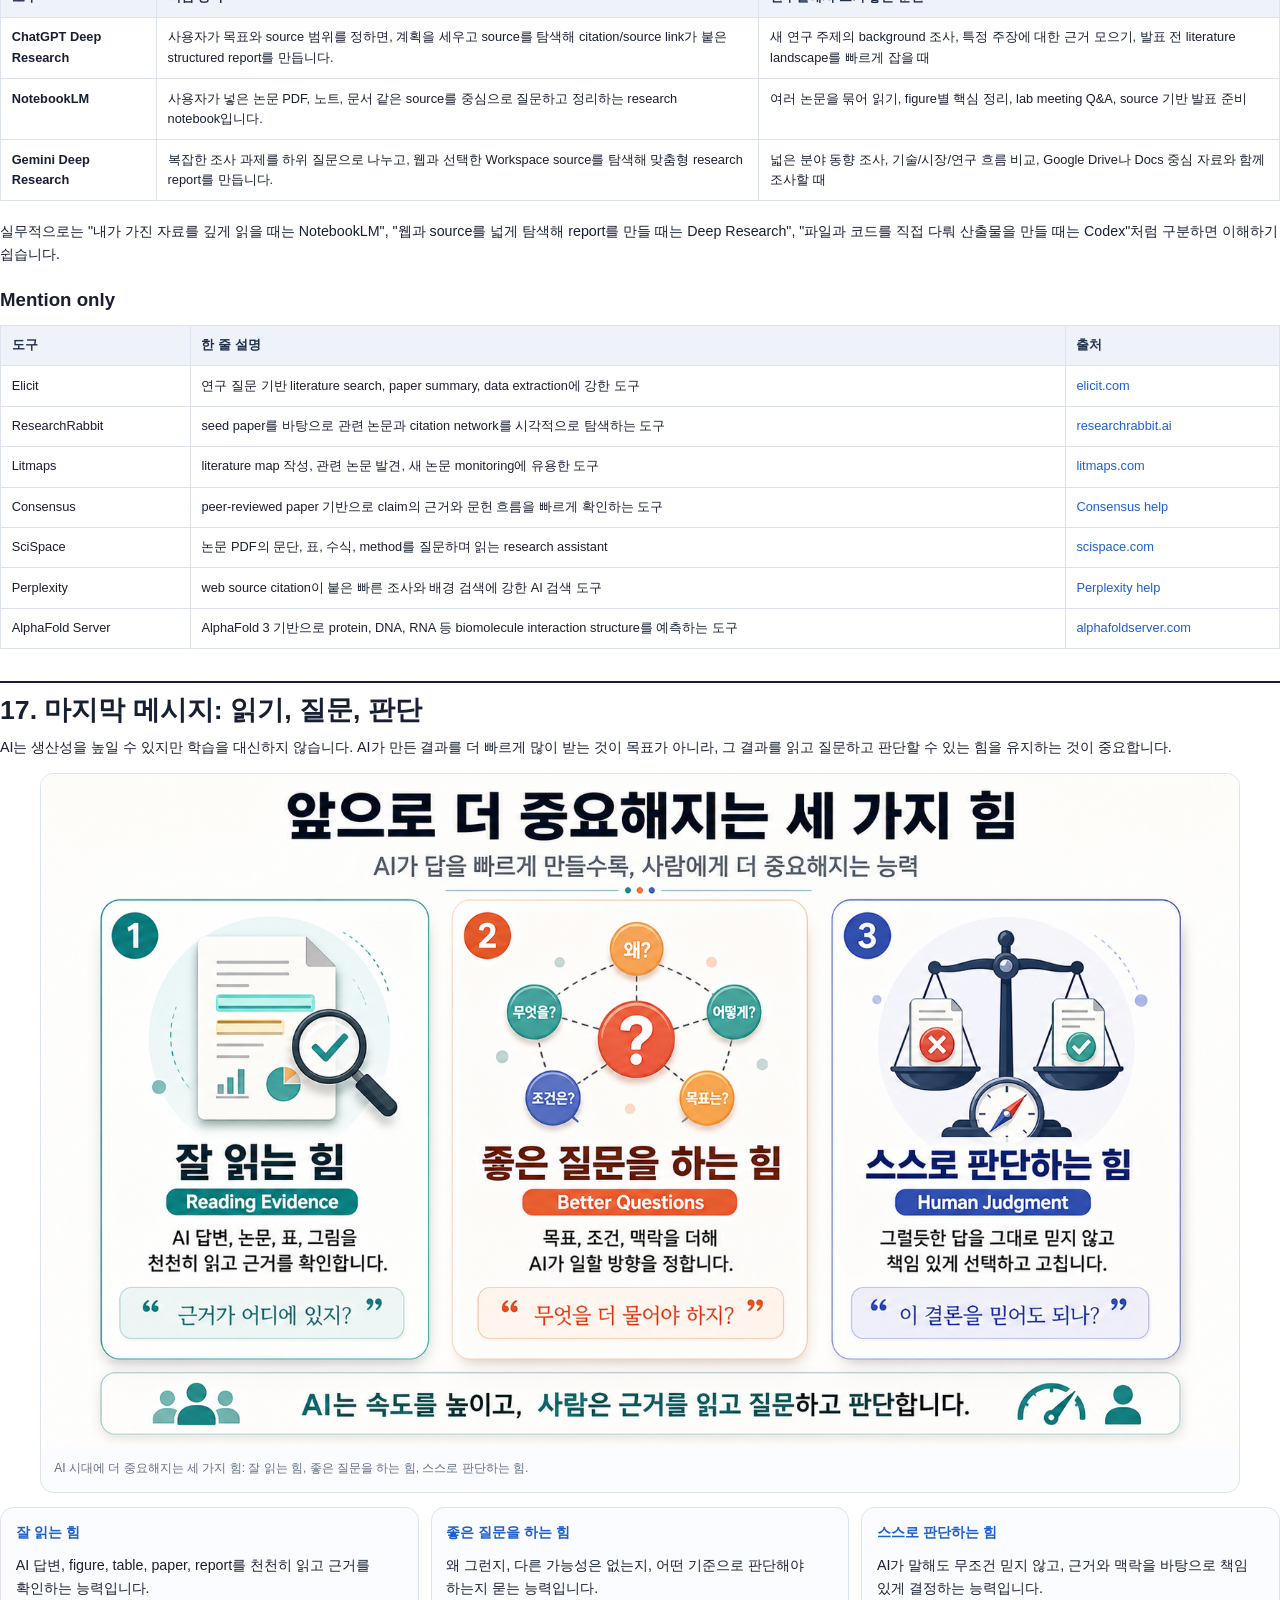
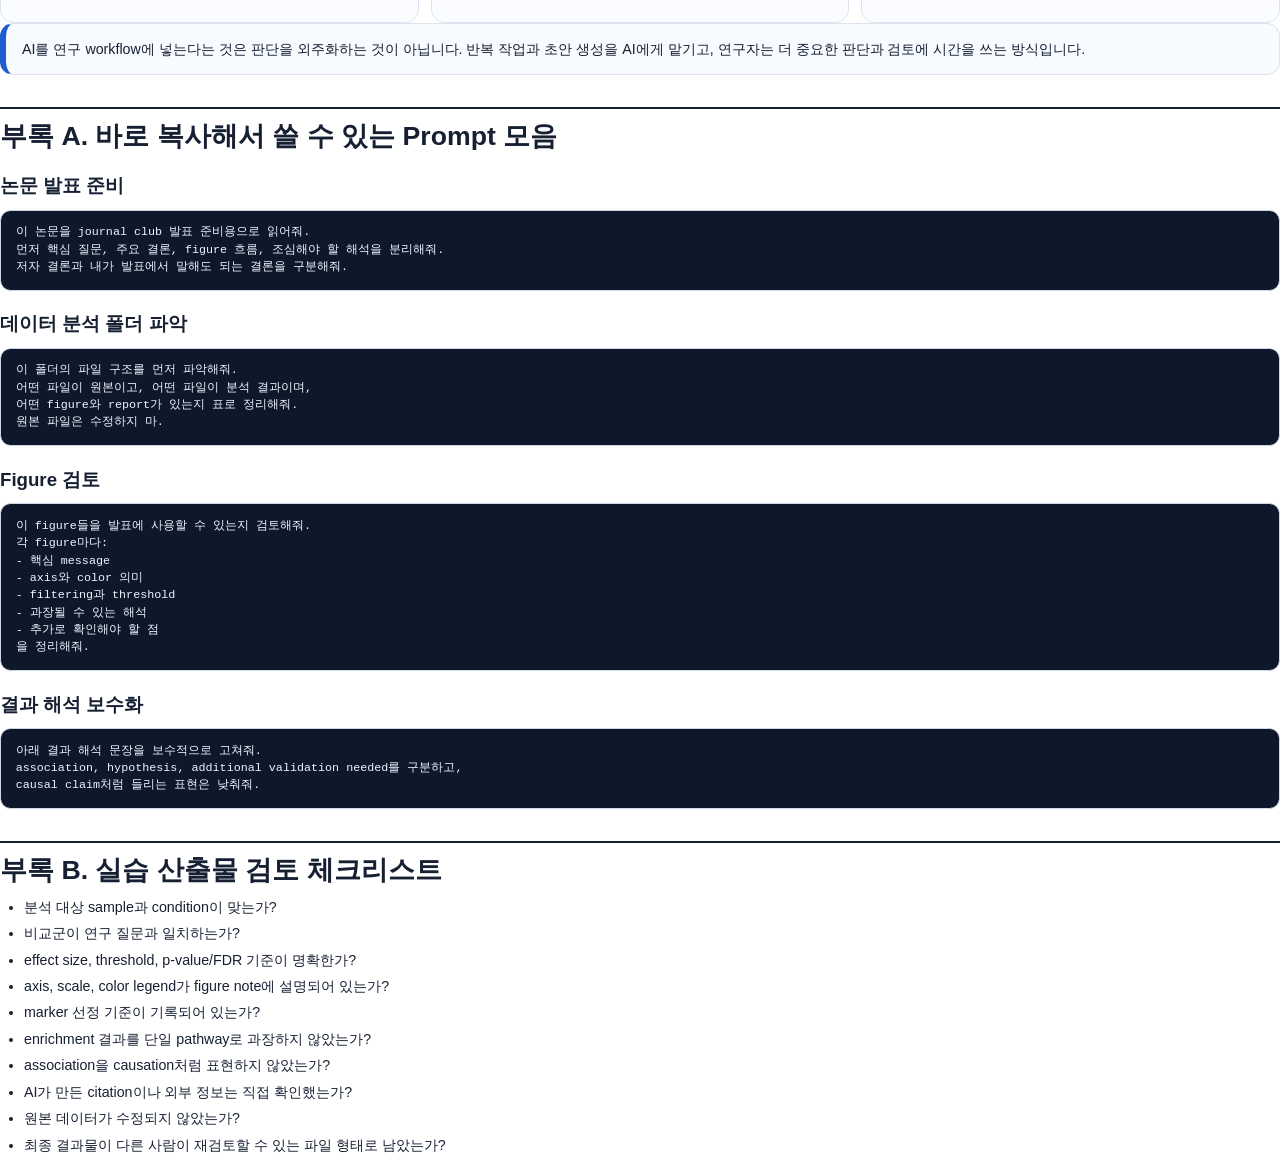
<file: lecture-notes/ryus-lab-ai-lecture-notes.html>
<!doctype html>
<html lang="ko">
<head>
  <meta charset="utf-8" />
  <meta name="viewport" content="width=device-width, initial-scale=1" />
  <title>연구자를 위한 AI 활용법 강의 노트</title>
  <style>
    :root {
      --ink: #172033;
      --muted: #5f6f88;
      --light: #f5f7fb;
      --line: #dce3ee;
      --blue: #1d5fd0;
      --teal: #008d87;
      --red: #b4232b;
      --gold: #b7791f;
      --green: #247a4d;
    }

    @page {
      size: A4;
      margin: 18mm 16mm 18mm 16mm;
    }

    * {
      box-sizing: border-box;
    }

    body {
      margin: 0;
      color: var(--ink);
      background: white;
      font-family: "Apple SD Gothic Neo", "Noto Sans KR", "Malgun Gothic", Arial, sans-serif;
      font-size: 10.7pt;
      line-height: 1.62;
      word-break: keep-all;
    }

    a {
      color: var(--blue);
      text-decoration: none;
    }

    h1, h2, h3, h4 {
      margin: 0;
      line-height: 1.22;
      letter-spacing: 0;
      page-break-after: avoid;
    }

    h1 {
      font-size: 33pt;
      letter-spacing: -0.2pt;
    }

    h2 {
      margin-top: 24pt;
      padding-top: 8pt;
      border-top: 2px solid var(--ink);
      font-size: 20pt;
    }

    h3 {
      margin-top: 17pt;
      font-size: 14pt;
    }

    h4 {
      margin-top: 12pt;
      color: var(--blue);
      font-size: 11.5pt;
    }

    p {
      margin: 7pt 0;
    }

    ul, ol {
      margin: 7pt 0 9pt 18pt;
      padding: 0;
    }

    li {
      margin: 3.5pt 0;
    }

    code {
      padding: 1pt 3pt;
      border-radius: 4pt;
      background: #eef3fa;
      font-family: "SFMono-Regular", Consolas, monospace;
      font-size: 9pt;
    }

    pre {
      margin: 9pt 0;
      padding: 10pt 11pt;
      border: 1px solid #cdd8e8;
      border-radius: 8pt;
      background: #0f172a;
      color: #eef6ff;
      font-family: "SFMono-Regular", Consolas, monospace;
      font-size: 8.8pt;
      line-height: 1.48;
      white-space: pre-wrap;
      word-break: keep-all;
    }

    table {
      width: 100%;
      margin: 10pt 0 14pt;
      border-collapse: collapse;
      font-size: 9.6pt;
    }

    th, td {
      padding: 7pt 8pt;
      border: 1px solid var(--line);
      vertical-align: top;
    }

    th {
      background: #eef3fa;
      color: #20304a;
      text-align: left;
      font-weight: 800;
    }

    img {
      display: block;
      max-width: 100%;
      height: auto;
      border-radius: 10pt;
    }

    .cover {
      display: flex;
      min-height: 244mm;
      flex-direction: column;
      justify-content: space-between;
      page-break-after: always;
    }

    .eyebrow {
      color: var(--blue);
      font-size: 10pt;
      font-weight: 800;
      letter-spacing: 0.6pt;
      text-transform: uppercase;
    }

    .subtitle {
      margin-top: 12pt;
      color: #3e4c61;
      font-size: 16pt;
      line-height: 1.45;
    }

    .cover-meta {
      display: grid;
      grid-template-columns: 1fr 1fr;
      gap: 10pt;
      margin-top: 26pt;
    }

    .meta-card,
    .note,
    .callout,
    .warning,
    .check-card,
    .figure-card {
      border: 1px solid var(--line);
      border-radius: 10pt;
      background: #fff;
      page-break-inside: avoid;
    }

    .meta-card {
      padding: 11pt 12pt;
      background: var(--light);
    }

    .meta-card strong {
      display: block;
      margin-bottom: 4pt;
      font-size: 10pt;
    }

    .meta-card span {
      color: var(--muted);
      font-size: 9.5pt;
    }

    .cover-footer {
      color: var(--muted);
      font-size: 9.2pt;
    }

    .toc {
      page-break-after: always;
    }

    .toc ol {
      columns: 2;
      column-gap: 20pt;
      margin-left: 0;
      list-style-position: inside;
    }

    .toc li {
      break-inside: avoid;
      margin: 5pt 0;
    }

    .prep-grid {
      display: grid;
      grid-template-columns: 1fr 1fr;
      gap: 10pt;
      margin: 10pt 0 12pt;
    }

    .check-card {
      padding: 10pt 11pt;
      background: #fbfcff;
    }

    .check-card strong {
      display: block;
      margin-bottom: 4pt;
      color: var(--blue);
    }

    .callout {
      padding: 10pt 12pt;
      border-left: 5pt solid var(--blue);
      background: #f7faff;
    }

    .warning {
      padding: 10pt 12pt;
      border-left: 5pt solid var(--red);
      background: #fff8f8;
    }

    .note {
      padding: 9pt 11pt;
      border-left: 5pt solid var(--teal);
      background: #f5fbfb;
    }

    .tag-list {
      display: flex;
      flex-wrap: wrap;
      gap: 5pt;
      margin: 9pt 0;
    }

    .tag-list span {
      padding: 4pt 7pt;
      border: 1px solid var(--line);
      border-radius: 999pt;
      background: #fff;
      color: #334155;
      font-size: 8.8pt;
      font-weight: 700;
    }

    .two-col {
      display: grid;
      grid-template-columns: 1fr 1fr;
      gap: 12pt;
      align-items: start;
    }

    .three-col {
      display: grid;
      grid-template-columns: repeat(3, 1fr);
      gap: 9pt;
      align-items: start;
    }

    .figure-card {
      overflow: hidden;
      background: #fbfcff;
    }

    .figure-card img {
      width: 100%;
      border-radius: 0;
    }

    .figure-card figcaption {
      padding: 8pt 10pt 10pt;
      color: var(--muted);
      font-size: 9pt;
    }

    .page-break {
      page-break-before: always;
    }

    .small {
      color: var(--muted);
      font-size: 9pt;
    }

    .kpi {
      display: grid;
      grid-template-columns: repeat(4, 1fr);
      gap: 8pt;
      margin: 10pt 0;
    }

    .kpi div {
      padding: 8pt;
      border: 1px solid var(--line);
      border-radius: 9pt;
      background: #fbfcff;
    }

    .kpi strong {
      display: block;
      color: var(--blue);
      font-size: 12pt;
    }

    .section-label {
      margin-top: 18pt;
      color: var(--muted);
      font-size: 9pt;
      font-weight: 800;
      text-transform: uppercase;
    }

    .compact-list li {
      margin: 2.5pt 0;
    }

    .term-table th:first-child,
    .term-table td:first-child {
      width: 24%;
      white-space: nowrap;
    }

    .term-table th:nth-child(2),
    .term-table td:nth-child(2) {
      width: 34%;
    }

    .term-table tr {
      page-break-inside: avoid;
    }

    @media print {
      .no-print {
        display: none;
      }
    }
  </style>
</head>
<body>
  <section class="cover">
    <div>
      <p class="eyebrow">Lecture Notes</p>
      <h1>연구자를 위한<br>AI 활용법</h1>
      <p class="subtitle">
        AI를 답안지가 아니라, 맥락을 주고 검토하며 함께 일하는<br>
        연구 보조 Agent로 다루기 위한 2시간 워크숍 노트
      </p>
      <div class="cover-meta">
        <div class="meta-card">
          <strong>대상</strong>
          <span>생명과학 연구자, 대학원생, 연구실 구성원</span>
        </div>
        <div class="meta-card">
          <strong>핵심 목표</strong>
          <span>Paper Review, Data Analysis, Report, Figure Note, PPT Draft까지 이어지는 workflow 이해</span>
        </div>
        <div class="meta-card">
          <strong>강사</strong>
          <span>이한솔, Samsung SDS Senior Software Engineer</span>
        </div>
        <div class="meta-card">
          <strong>배포 자료</strong>
          <span>GitHub Pages 발표자료와 실습 준비 파일</span>
        </div>
      </div>
    </div>
    <p class="cover-footer">
      이 노트는 발표 슬라이드보다 자세한 설명을 담은 배포용 자료입니다. 예시는 각자의 연구 맥락에 맞게 prompt, context, 검토 기준을 수정해 사용하세요.
    </p>
  </section>

  <section class="toc">
    <h2>목차</h2>
    <ol>
      <li>강의 전 준비사항</li>
      <li>강의 목표</li>
      <li>기본 용어: LLM, Context, Agent, Skill</li>
      <li>ChatGPT에서 Agentic AI까지</li>
      <li>현재 Agent가 할 수 있는 일과 한계</li>
      <li>논문 발표 준비 라이브 데모</li>
      <li>어떤 AI를 쓰느냐보다 중요한 것</li>
      <li>HITL: 연구자 피드백 기반 작업 방식</li>
      <li>LLM을 다루는 올바른 마음가짐</li>
      <li>Context Engineering</li>
      <li>Hallucination과 검증 절차</li>
      <li>Stable Agent Workflow</li>
      <li>AGENTS.md와 Skill</li>
      <li>Hands-on: 연구 데이터 산출물 만들기</li>
      <li>Codex에서 유용한 기능</li>
      <li>연구자를 위한 AI 도구 소개</li>
      <li>마지막 메시지: 읽기, 질문, 판단</li>
    </ol>
  </section>

  <section>
    <h2>1. 강의 전 준비사항</h2>
    <p>
      이 강의는 단순히 AI에게 질문하고 답을 보는 시간이 아니라, Codex 같은 Agent에게 실제 파일과 작업 목표를 주고 산출물을 만들어보는 hands-on 형식입니다. 실습 시간이 짧기 때문에 아래 항목을 미리 준비해두면 좋습니다.
    </p>

    <div class="prep-grid">
      <div class="check-card">
        <strong>1. Codex 앱 설치</strong>
        <p>강의 전 Codex 앱을 설치하고 OpenAI 계정으로 로그인합니다. 새 thread를 만들 수 있는지, 로컬 폴더를 열 수 있는지, 파일 접근 권한 안내가 뜨면 허용할 수 있는지 확인합니다.</p>
      </div>
      <div class="check-card">
        <strong>2. OpenAI 계정 준비</strong>
        <p>OpenAI 계정이 필요합니다. Plus 이상을 권장합니다. 무료 버전은 모델 사용량, 파일 처리, token 한도 때문에 실습 중 제한이 걸릴 수 있습니다.</p>
      </div>
      <div class="check-card">
        <strong>3. 실습 파일 다운로드</strong>
        <p>Hands-on에서 사용할 실습 파일을 미리 다운로드합니다. 원본 raw data 전체를 새로 분석하기보다, 이미 준비된 산출물을 읽고 검토하는 방식으로 진행합니다.</p>
        <p><a href="https://hsolemio-lee.github.io/ryus-lab-ai-lecture/">강의 자료 페이지에서 실습 ZIP 다운로드</a></p>
      </div>
      <div class="check-card">
        <strong>4. 작업 폴더 준비</strong>
        <p>다운로드한 ZIP을 압축 해제한 뒤, Codex에서 해당 폴더를 열 수 있게 둡니다. 폴더명에는 되도록 공백과 특수문자를 줄이면 terminal 작업이 편합니다.</p>
      </div>
    </div>

    <div class="warning">
      <strong>중요:</strong> 실습 자료는 학습용입니다. 실제 연구 데이터에 적용할 때는 원본 데이터 백업, 실험군 정의, sample metadata, 통계 기준, figure 해석 기준을 연구자가 직접 확인해야 합니다.
    </div>

    <h3>실습 전 체크리스트</h3>
    <ul>
      <li>Codex 앱 실행과 로그인 완료</li>
      <li>OpenAI 계정 준비, 가능하면 Plus 이상 사용</li>
      <li>실습 파일 다운로드와 압축 해제 완료</li>
      <li>Codex에서 실습 폴더 열기 가능</li>
      <li>강의 중 사용할 prompt를 복사할 수 있는 메모장 준비</li>
      <li>연구 데이터에 적용할 경우, 원본 파일을 수정하지 않는 별도 작업 폴더 준비</li>
    </ul>
  </section>

  <section>
    <h2>2. 강의 목표</h2>
    <p>
      생성형 AI를 처음 쓸 때는 보통 "질문을 잘하면 좋은 답이 온다"는 방식으로 생각합니다. 하지만 연구 workflow에서 AI를 제대로 쓰려면 관점이 조금 달라져야 합니다. 좋은 질문도 중요하지만, 더 중요한 것은 충분한 context, 검토 가능한 artifact, 사람의 판단이 들어가는 반복 구조입니다.
    </p>
    <div class="callout">
      <strong>오늘의 핵심 문장:</strong> AI를 잘 쓰는 연구자는 더 많이 맡기는 사람이 아니라, 더 잘 검토하는 사람입니다.
    </div>
    <div class="callout">
      <strong>가장 중요한 목표:</strong> AI가 어떤 일을 할 수 있고, 사람의 역할이 어디까지인지 구분하는 감각을 얻는 것입니다. 논문 PDF와 데이터 폴더를 넣어보고, 나온 결과를 확인하고, 다시 요청해보면서 AI에게 맡길 일과 연구자가 판단해야 할 일을 나눠봅니다.
    </div>
    <p>
      여기서는 AI를 "답을 주는 챗봇"이 아니라 "파일을 읽고, 도구를 쓰고, 산출물을 만들고, 검토를 거쳐 수정하는 Agent"로 다룹니다. 연구자는 Agent에게 모든 판단을 넘기는 것이 아니라, 실험 맥락과 해석 기준을 제공하고 결과물을 검토합니다.
    </p>
    <div class="kpi">
      <div><strong>Paper</strong><span>논문 PDF에서 발표 목차, figure map, 대본, PPT draft 생성</span></div>
      <div><strong>Data</strong><span>연구 데이터에서 analysis report와 figure note 생성</span></div>
      <div><strong>Artifact</strong><span>답변이 아니라 파일, 표, 그림, checklist로 남기기</span></div>
      <div><strong>Review</strong><span>최종 해석과 판단은 연구자가 책임지기</span></div>
    </div>
    <p>
      이 네 가지는 오늘 강의에서 다루는 실무적인 목표입니다. 예시는 논문 발표 준비와 RNA-seq 결과 검토를 중심으로 들지만, 같은 구조는 imaging data, proteomics, clinical table, survey, grant writing, lab meeting 준비처럼 더 많은 연구 업무로 확장할 수 있습니다.
    </p>
  </section>

  <section>
    <h2>3. 기본 용어</h2>
    <p>
      강의 전체에서 반복해서 등장하는 용어입니다. 처음에는 낯설 수 있지만, 이 용어들을 알면 AI 도구들이 서로 어떻게 연결되는지 이해하기 쉬워집니다.
    </p>
    <p class="small">
      포함 용어: LLM, Frontier Model, Multimodal, Token, Prompt, Context, Context Window, Agent, Tool Use, Artifact, Workflow, HITL, Skill, Hooks, Harness, AGENTS.md, Terminal / CLI, Markdown, HTML, Domain Knowledge.
    </p>

    <table class="term-table">
      <thead>
        <tr><th>용어</th><th>뜻</th><th>연구 workflow에서의 의미</th></tr>
      </thead>
      <tbody>
        <tr>
          <td><strong>LLM</strong></td>
          <td>Large Language Model. 대규모 텍스트와 코드로 학습한 언어 모델입니다.</td>
          <td>입력된 context 다음에 올 가능성이 높은 token을 예측하며 답변을 만듭니다. 결론이 아니라 검토할 초안을 만든다고 봐야 합니다.</td>
        </tr>
        <tr>
          <td><strong>Frontier Model</strong></td>
          <td>현재 가장 성능이 높은 최상위 AI 모델군입니다. ChatGPT, Claude, Gemini 같은 최신 모델을 묶어 부를 때 씁니다.</td>
          <td>긴 문서 읽기, 추론, 코딩, 데이터 분석, tool use에서 강점이 있지만, 연구 해석의 최종 책임은 사람에게 남습니다.</td>
        </tr>
        <tr>
          <td><strong>Multimodal</strong></td>
          <td>텍스트만이 아니라 이미지, 표, PDF, 음성, 화면, 코드 같은 여러 입력 형식을 함께 다루는 능력입니다.</td>
          <td>논문 본문과 figure를 함께 읽거나, 그래프 이미지를 보고 figure note 초안을 만들 수 있습니다. 단, figure 해석은 검토가 필요합니다.</td>
        </tr>
        <tr>
          <td><strong>Token</strong></td>
          <td>모델이 읽고 쓰는 단위입니다. 단어, 단어 일부, 기호 등이 token이 됩니다.</td>
          <td>긴 논문, 큰 표, 여러 파일을 넣을 때 token 한도가 중요해집니다.</td>
        </tr>
        <tr>
          <td><strong>Prompt</strong></td>
          <td>AI에게 주는 요청문입니다.</td>
          <td>좋은 prompt는 명령만이 아니라 목표, 입력, 출력, 기준, 검토 방식을 함께 담습니다.</td>
        </tr>
        <tr>
          <td><strong>Context</strong></td>
          <td>AI가 답변을 만들 때 참고하는 모든 정보입니다.</td>
          <td>데이터 설명, sample 의미, 실험군, 금지사항, 출력 형식, 검토 기준을 포함합니다.</td>
        </tr>
        <tr>
          <td><strong>Context Window</strong></td>
          <td>모델이 한 번에 참고할 수 있는 입력과 이전 대화의 최대 범위입니다. 쉽게 말해 AI의 작업 책상 크기입니다.</td>
          <td>긴 PDF, supplementary table, 이전 분석 기준을 함께 넣을 수 있는지와 연결됩니다. 크더라도 근거와 수치는 다시 확인해야 합니다.</td>
        </tr>
        <tr>
          <td><strong>Agent</strong></td>
          <td>목표를 받고 계획을 세운 뒤 도구를 사용해 작업하는 AI입니다.</td>
          <td>파일 읽기, 웹 검색, Python 실행, 그래프 생성, 문서 작성, 코드 수정 같은 일을 수행할 수 있습니다.</td>
        </tr>
        <tr>
          <td><strong>Tool Use</strong></td>
          <td>AI가 계산기, 파일 시스템, terminal, browser, Python 같은 도구를 호출하는 방식입니다.</td>
          <td>연구 분석에서는 실제 데이터를 읽고 코드를 실행해 artifact를 만들 수 있게 합니다.</td>
        </tr>
        <tr>
          <td><strong>Artifact</strong></td>
          <td>AI가 만든 검토 가능한 산출물입니다.</td>
          <td>Markdown report, figure PNG/PDF, table, PPT draft, checklist, HTML dashboard 등이 해당합니다.</td>
        </tr>
        <tr>
          <td><strong>Workflow</strong></td>
          <td>목표를 산출물까지 가져가는 반복 가능한 절차입니다.</td>
          <td>파일 구조 확인, QC와 통계 기준 검토, figure 후보 선정, 해석 한계 표시, report/PPT draft 생성이 하나의 workflow가 됩니다.</td>
        </tr>
        <tr>
          <td><strong>HITL</strong></td>
          <td>Human-in-the-loop. 사람이 중간과 마지막 검토에 들어가는 구조입니다.</td>
          <td>AI 결과를 그대로 믿지 않고, 연구자가 실험 맥락과 근거를 확인하는 필수 과정입니다.</td>
        </tr>
        <tr>
          <td><strong>Skill</strong></td>
          <td>Agent에게 주는 재사용 가능한 작업 매뉴얼입니다.</td>
          <td>data analysis, literature review, figure review처럼 반복되는 작업 절차와 검증 기준을 묶어둡니다.</td>
        </tr>
        <tr>
          <td><strong>Hooks</strong></td>
          <td>특정 시점에 자동으로 실행되는 규칙이나 검사입니다.</td>
          <td>파일 저장 후 테스트 실행, report 생성 후 링크 확인, figure export 후 이미지 크기 확인처럼 반복 검증을 자동화할 때 유용합니다.</td>
        </tr>
        <tr>
          <td><strong>Harness</strong></td>
          <td>모델이 파일, 도구, 규칙, 권한 안에서 일하도록 묶어주는 실행 환경입니다.</td>
          <td>Codex, Claude Code 같은 도구가 대표적인 harness 역할을 합니다.</td>
        </tr>
        <tr>
          <td><strong>AGENTS.md</strong></td>
          <td>프로젝트 안에 두는 Agent용 사용설명서입니다. README가 사람을 위한 설명서라면, AGENTS.md는 Agent를 위한 운영 지침입니다.</td>
          <td>원본 데이터 수정 금지, 결과물 저장 위치, 무거운 분석 실행 전 확인 같은 프로젝트 규칙을 반복 입력하지 않아도 됩니다.</td>
        </tr>
        <tr>
          <td><strong>Terminal / CLI</strong></td>
          <td>마우스 대신 명령어로 컴퓨터에게 일을 시키는 화면입니다.</td>
          <td>Codex는 terminal을 통해 파일을 찾고, Python을 실행하고, PDF/HTML/figure 생성 결과를 검증합니다.</td>
        </tr>
        <tr>
          <td><strong>Markdown</strong></td>
          <td>제목, 목록, 표, 코드블록을 간단한 텍스트 문법으로 표현하는 형식입니다.</td>
          <td>analysis report, README, figure review, checklist를 사람이 읽기 쉬운 파일로 남길 때 적합합니다.</td>
        </tr>
        <tr>
          <td><strong>HTML</strong></td>
          <td>웹페이지의 구조를 만드는 언어입니다.</td>
          <td>발표자료, interactive report, figure dashboard처럼 클릭, 팝업, 스크롤 animation이 있는 산출물을 만들 수 있습니다.</td>
        </tr>
        <tr>
          <td><strong>Domain Knowledge</strong></td>
          <td>특정 업무나 문제 영역의 용어, 맥락, 데이터, 관행, 제약조건, 좋은 결과의 기준을 이해하는 지식입니다.</td>
          <td>sample grouping, marker 해석, pathway 해석, 과장된 claim 여부를 판단하는 기준입니다. 좋은 context는 domain knowledge에서 나옵니다.</td>
        </tr>
      </tbody>
    </table>

    <figure class="figure-card">
      <img src="../assets/llm-workflow-image.png" alt="LLM 동작 원리 인포그래픽" />
      <figcaption>
        LLM은 입력 token을 embedding으로 바꾸고, Transformer layer를 지나 다음 token 후보의 확률을 계산합니다. 이 구조 때문에 답변은 강력하지만, 항상 검토가 필요합니다.
      </figcaption>
    </figure>
  </section>

  <section>
    <h2>4. ChatGPT에서 Agentic AI까지</h2>
    <p>
      ChatGPT 이후의 변화는 단순히 모델이 똑똑해졌다는 이야기가 아닙니다. 핵심은 AI가 사람의 질문에 답하는 도구에서, 컴퓨터 안의 여러 도구를 사용해 일을 수행하는 Agent로 이동하고 있다는 점입니다.
    </p>
    <table>
      <thead>
        <tr><th>시기</th><th>변화</th><th>의미</th></tr>
      </thead>
      <tbody>
        <tr>
          <td>2022</td>
          <td>ChatGPT 대중화</td>
          <td>자연어로 질문하고 답변을 받는 챗봇 사용이 폭발적으로 확산되었습니다.</td>
        </tr>
        <tr>
          <td>2023</td>
          <td>GPT-4, Plugins, Code Interpreter</td>
          <td>텍스트 답변을 넘어 코드 실행, 파일 처리, 데이터 분석 보조가 가능해졌습니다.</td>
        </tr>
        <tr>
          <td>2024</td>
          <td>Multimodal과 긴 context</td>
          <td>문서, 이미지, 표, 코드, 음성 등 다양한 입력을 함께 다루기 시작했습니다.</td>
        </tr>
        <tr>
          <td>2025</td>
          <td>Deep Research, Coding Agent, Computer Use</td>
          <td>AI가 계획을 세우고 웹과 파일을 오가며 긴 작업을 수행하는 방식이 확산되었습니다.</td>
        </tr>
        <tr>
          <td>2026</td>
          <td>Agentic workflow의 일상화</td>
          <td>하네스, skill, 검증 루프를 통해 AI를 실제 업무 절차 안에 넣는 사용법이 중요해지고 있습니다.</td>
        </tr>
      </tbody>
    </table>
    <p>
      연구자에게 중요한 질문은 "어떤 모델이 제일 좋은가?"만이 아닙니다. 더 중요한 질문은 "내 연구 workflow에서 어떤 맥락을 주고, 어떤 산출물을 만들게 하며, 어디서 사람이 검토할 것인가?"입니다.
    </p>
  </section>

  <section>
    <h2>5. 현재 Agent가 할 수 있는 일과 한계</h2>
    <p>
      현재의 Agent는 단순한 질의응답보다 훨씬 넓은 일을 할 수 있습니다. 하지만 작업을 할 수 있다는 것과 그 결과가 항상 맞다는 것은 완전히 다른 문제입니다.
    </p>

    <div class="two-col">
      <div>
        <h3>할 수 있는 일</h3>
        <ul>
          <li>논문 PDF를 읽고 핵심 질문, figure 흐름, 발표 목차를 정리합니다.</li>
          <li>폴더 구조를 읽고 분석 파일, metadata, figure, report를 찾습니다.</li>
          <li>Python을 실행해 표를 요약하고 plot을 생성합니다.</li>
          <li>Markdown report, HTML dashboard, PPTX draft 같은 artifact를 만듭니다.</li>
          <li>오류가 나면 로그를 읽고 수정한 뒤 다시 실행합니다.</li>
        </ul>
      </div>
      <div>
        <h3>반드시 주의할 점</h3>
        <ul>
          <li>가짜 citation이나 존재하지 않는 파일을 만들 수 있습니다.</li>
          <li>통계 기준을 잘못 이해하거나 조건 비교를 바꿀 수 있습니다.</li>
          <li>biological interpretation을 과장할 수 있습니다.</li>
          <li>시각적으로 좋아 보이는 그림을 만들더라도 axis, threshold, filtering 기준이 틀릴 수 있습니다.</li>
          <li>최종 책임은 모델이 아니라 연구자에게 있습니다.</li>
        </ul>
      </div>
    </div>

    <div class="note">
      Agent는 사람보다 빠르게 많은 초안을 만들 수 있지만, "무엇이 좋은 결과인가"를 정하는 기준은 도메인 지식에서 나옵니다.
    </div>
  </section>

  <section>
    <h2>6. 논문 발표 준비 라이브 데모</h2>
    <p>
      논문 발표 준비에서 AI를 가장 단순하게 쓰는 방법은 "이 논문 요약해줘"입니다. 하지만 journal club이나 lab meeting 발표에서는 요약만으로 충분하지 않습니다. 발표자는 figure 흐름을 이해하고, 저자 해석과 발표자가 말해도 되는 해석을 구분해야 하며, 청중이 물을 만한 질문을 예상해야 합니다.
    </p>

    <h3>데모 목표</h3>
    <ul>
      <li>논문 PDF를 바로 요약하지 않고, 발표 준비 workflow를 먼저 설계합니다.</li>
      <li>Plan mode로 작업 순서와 검토 지점을 합의합니다.</li>
      <li>핵심 질문, figure map, 발표 목차, 검토 질문, introduction script, PPTX draft를 순서대로 만듭니다.</li>
      <li>AI 결과를 최종본이 아니라 연구자가 다듬을 draft로 다룹니다.</li>
    </ul>

    <h3>Plan mode 시작 prompt</h3>
    <pre>이 PDF 논문을 연구실 journal club 발표로 준비하려고 해.
바로 요약하지 말고, 먼저 발표 준비 계획을 세워줘.
목표는 15분 발표이고, figure 중심으로 설명하고 싶어.
사람이 검토해야 할 지점도 계획에 포함해줘.</pre>

    <h3>논문 구조화 prompt</h3>
    <pre>이 논문을 연구실 journal club 발표 준비용으로 읽어줘.
먼저 1) 핵심 질문, 2) 주요 결론, 3) 실험 흐름, 4) 발표자가 조심해야 할 해석을 나눠서 정리해줘.
과장된 결론은 피하고, 논문 안에서 직접 보이는 근거와 추정이 필요한 내용을 구분해줘.</pre>

    <h3>Figure별 해석 prompt</h3>
    <pre>Figure별로 무엇을 보여주는지 정리해줘.
각 figure에 대해:
- 실험 질문
- 사용한 방법
- 관찰 결과
- 저자 해석
- 발표자가 검토해야 할 한계
를 표로 만들어줘.</pre>

    <h3>PPTX 산출물 prompt</h3>
    <pre>지금까지 정리한 내용을 바탕으로 연구실 journal club용 PPTX를 만들어줘.
조건:
- 15분 발표 분량
- 10~12장 내외
- 각 슬라이드에 제목, 핵심 메시지, 들어갈 figure/panel, 발표자 노트를 포함
- 저자 결론과 발표자가 검토해야 할 한계를 구분
- 마지막에는 journal club 토론 질문 3~5개 포함
- 파일명은 journal_club_draft.pptx로 저장</pre>

    <div class="warning">
      <strong>PPTX까지 만들 수 있어도 끝이 아닙니다.</strong> Figure 사용 권한, figure caption의 정확성, 해석의 강도, 발표자의 이해도는 사람이 마지막에 확인해야 합니다.
    </div>
  </section>

  <section>
    <h2>7. 어떤 AI를 쓰느냐보다 중요한 것</h2>
    <p>
      ChatGPT, Claude, Gemini는 각각 장점이 있습니다. 어떤 모델은 데이터 분석과 도구 사용이 편하고, 어떤 모델은 긴 문서 읽기와 글쓰기 피드백에 강합니다. 하지만 연구 workflow의 품질은 모델 이름보다 다음 요소에 더 크게 좌우됩니다.
    </p>
    <table>
      <thead>
        <tr><th>요소</th><th>설명</th><th>예시</th></tr>
      </thead>
      <tbody>
        <tr>
          <td><strong>Domain Knowledge</strong></td>
          <td>특정 문제 영역의 용어, 맥락, 데이터, 관행, 제약조건, 좋은 결과의 기준을 이해하는 지식입니다.</td>
          <td>treatment vs control 비교에서 어떤 sample을 묶어야 하는지, 어떤 marker나 pathway 해석이 과한지 판단합니다.</td>
        </tr>
        <tr>
          <td><strong>Context</strong></td>
          <td>AI가 답변을 만들 때 참고해야 할 배경 정보입니다.</td>
          <td>데이터 설명, 컬럼 의미, 실험군, 출력 형식, 금지사항, 검토 기준을 함께 제공합니다.</td>
        </tr>
        <tr>
          <td><strong>Harness</strong></td>
          <td>모델이 도구와 파일, 실행 환경 안에서 일하도록 묶어주는 구조입니다.</td>
          <td>Codex가 terminal, 파일, browser, skill을 사용해 artifact를 만듭니다.</td>
        </tr>
        <tr>
          <td><strong>Review Loop</strong></td>
          <td>중간 산출물을 사람이 확인하고 수정 방향을 주는 반복 구조입니다.</td>
          <td>plot의 축, threshold, sample grouping, biological claim을 연구자가 검토합니다.</td>
        </tr>
      </tbody>
    </table>

    <h3>신입과 시니어의 생산성 차이</h3>
    <p>
      같은 AI를 써도 작업을 맡기는 범위와 검증 능력에 따라 생산성은 크게 달라집니다. 예를 들어 시니어가 AI로 20배 생산성을 낼 수 있다면, 신입은 5배 정도에서 멈출 수 있습니다. 차이는 모델 사용법만이 아니라 작업 영역의 범위, 스스로 판단하고 결정할 수 있는 능력, 도메인 지식의 깊이에서 나옵니다.
    </p>
    <ul>
      <li>시니어는 더 넓은 작업 범위를 Agent에게 맡길 수 있습니다.</li>
      <li>시니어는 결과의 품질을 검증하고 위험한 지점을 빨리 찾습니다.</li>
      <li>신입은 작업 영역이 좁고, 스스로 판단하거나 결정을 내리기 어려운 경우가 많습니다.</li>
      <li>도메인 지식이 약하면 AI가 만든 결과가 맞는지 틀린지 구분하기 어렵습니다.</li>
    </ul>
  </section>

  <section>
    <h2>8. 실제 연구자의 피드백 기반 작업 예시</h2>
    <p>
      실제 연구 업무에서 Agent는 파일을 읽고, figure를 만들고, report를 구성하고, 발표자료 초안까지 이어갈 수 있습니다. 하지만 처음 나온 결과가 바로 정답이 되는 경우는 드뭅니다. 연구자가 실험 맥락을 설명하고, 비교 기준을 고치고, figure가 읽히는 방식을 조정하면서 결과물이 점점 쓸 수 있는 형태가 됩니다.
    </p>

    <h3>실제 피드백이 들어가는 순간</h3>
    <table>
      <thead>
        <tr><th>상황</th><th>연구자의 피드백 예시</th><th>Agent가 다시 해야 할 일</th></tr>
      </thead>
      <tbody>
        <tr>
          <td>분석 단위가 애매할 때</td>
          <td>"sample 단위가 아니라 condition 평균으로 먼저 비교해줘. replicate는 분산 확인용으로 따로 보여줘."</td>
          <td>metadata와 expression table을 다시 읽고, group 평균과 replicate 분산을 분리한 summary를 만듭니다.</td>
        </tr>
        <tr>
          <td>비교 기준이 연구 질문과 다를 때</td>
          <td>"이 비교는 내 실험 질문과 다르다. SPF vs GF contrast를 중심으로 다시 정리해줘."</td>
          <td>contrast 이름, fold change 방향, p-value 기준을 확인하고 report의 기준을 통일합니다.</td>
        </tr>
        <tr>
          <td>Figure가 보기 어렵거나 메시지가 약할 때</td>
          <td>"Heatmap 색 대비가 너무 약하다. marker group을 나누고, figure note에 gene 선정 기준을 적어줘."</td>
          <td>색상 범위, gene grouping, label, export 형식을 조정하고 figure_review.md에 기준을 남깁니다.</td>
        </tr>
        <tr>
          <td>해석이 과하게 쓰였을 때</td>
          <td>"이 문장은 causal claim처럼 들린다. 지금 데이터로는 association 정도로 낮춰줘."</td>
          <td>결론 문장을 관찰된 결과, 가능한 해석, 추가 검증 필요 항목으로 나눠 다시 씁니다.</td>
        </tr>
        <tr>
          <td>전달 가능한 패키지가 필요할 때</td>
          <td>"공동연구자에게 보낼 수 있게 figure, summary, 확인 질문을 한 폴더에 정리해줘."</td>
          <td>report, figures, checklist, README, 전달용 요약 문장을 하나의 package로 묶습니다.</td>
        </tr>
      </tbody>
    </table>

    <div class="callout">
      이 방식이 HITL입니다. 사람은 중간중간 "무엇이 맞는 질문인지", "어떤 비교가 의미 있는지", "어디까지 말해도 되는지"를 알려주고, Agent는 그 피드백을 반영해 산출물을 다시 만듭니다.
    </div>
  </section>

  <section>
    <h2>9. LLM을 다루는 올바른 마음가짐</h2>
    <p>
      LLM은 결론을 주는 기계가 아니라 검토할 결과물을 만드는 기계에 가깝습니다. 모델은 주어진 context를 바탕으로 그럴듯한 다음 token을 이어 붙이며 답변을 만듭니다. 이 방식은 매우 유용하지만, 사실성이나 실험적 타당성을 자동으로 보장하지 않습니다.
    </p>

    <div class="three-col">
      <div class="check-card">
        <strong>확률적 생성</strong>
        <p>LLM은 다음 token 후보에 score를 매기고 선택합니다. 따라서 자연스럽지만 틀린 답변도 만들 수 있습니다.</p>
      </div>
      <div class="check-card">
        <strong>검토할 초안</strong>
        <p>AI 답변은 최종 결론이 아니라 초안입니다. 보고서, figure note, checklist처럼 검토 가능한 형태로 남겨야 합니다.</p>
      </div>
      <div class="check-card">
        <strong>HITL 필수</strong>
        <p>Human-in-the-loop은 선택사항이 아니라 연구 workflow의 기본 안전장치입니다.</p>
      </div>
    </div>
  </section>

  <section>
    <h2>10. Context Engineering</h2>
    <p>
      좋은 질문보다 충분한 context가 결과를 바꿉니다. "이 데이터 분석해줘"라는 요청은 AI에게 너무 많은 결정을 맡깁니다. 좋은 context는 Agent가 임의로 판단할 부분을 줄이고, 사람이 원하는 기준으로 artifact를 만들게 합니다.
    </p>

    <h3>나쁜 요청</h3>
    <pre>이 데이터 분석해줘.</pre>

    <h3>좋은 요청</h3>
    <pre>이 폴더는 처리 완료된 연구 데이터 분석 결과야.
원본 raw data 전체를 새로 돌리기보다, 이미 만들어진 table, figure, report 파일을 기준으로 먼저 검토해줘.

목표:
- analysis_report.md 작성
- figure_review.md 작성
- 발표에 쓸 수 있는 핵심 figure 후보 3개 정리

검토 기준:
- sample grouping과 통계 threshold를 먼저 확인
- axis, p-value, filtering 조건을 figure note에 명시
- 결과 해석은 observation, association, hypothesis 수준을 구분해 보수적으로 작성
- 도메인 검토가 필요한 문장은 별도 checklist로 분리</pre>

    <h3>Context에 포함하면 좋은 항목</h3>
    <ul>
      <li><strong>데이터 설명:</strong> 어떤 실험이고, 어떤 비교를 하는지</li>
      <li><strong>파일 구조:</strong> raw data, processed data, figure, report 위치</li>
      <li><strong>컬럼 의미:</strong> sample, condition, effect size, p-value, FDR 등</li>
      <li><strong>분석 목표:</strong> 보고서, figure note, PPT draft, checklist 등</li>
      <li><strong>금지사항:</strong> 원본 수정 금지, 무거운 재분석 금지, 과한 결론 금지</li>
      <li><strong>검토 기준:</strong> threshold, sample grouping, axis, biological interpretation</li>
      <li><strong>출력 형식:</strong> Markdown, CSV, PNG/PDF, HTML, PPTX 등</li>
    </ul>

    <div class="note">
      양질의 context는 AI가 아니라 연구자가 만듭니다. 실험 설계, sample 의미, marker/pathway 해석, 통계적 한계를 아는 사람이 좋은 context를 줄 수 있습니다.
    </div>
  </section>

  <section>
    <h2>11. Hallucination과 검증 절차</h2>
    <p>
      Hallucination은 AI가 그럴듯하지만 틀린 내용을 만드는 현상입니다. 연구에서는 citation, 통계, figure, biological interpretation에서 특히 위험합니다.
    </p>
    <table>
      <thead>
        <tr><th>위험</th><th>예시</th><th>검증 방법</th></tr>
      </thead>
      <tbody>
        <tr>
          <td>가짜 citation</td>
          <td>존재하지 않는 논문, 잘못된 DOI, 실제와 다른 저자/연도</td>
          <td>논문 제목, DOI, PubMed/arXiv/저널 페이지를 직접 확인</td>
        </tr>
        <tr>
          <td>통계 오해</td>
          <td>raw p-value와 FDR 혼동, threshold 누락, sample 수 오해</td>
          <td>metadata, test method, threshold, multiple testing correction 확인</td>
        </tr>
        <tr>
          <td>Figure 오해</td>
          <td>axis 반대로 읽기, log scale 누락, color meaning 오해</td>
          <td>axis, legend, color scale, filtering 조건을 figure note에 기록</td>
        </tr>
        <tr>
          <td>해석 과장</td>
          <td>association을 causation처럼 표현</td>
          <td>"관찰", "시사", "가설"과 "입증"을 구분</td>
        </tr>
      </tbody>
    </table>
  </section>

  <section>
    <h2>12. Stable Agent Workflow</h2>
    <p>
      Agent를 안정적으로 쓰려면 한 번에 모든 것을 맡기기보다, 목표, 계획, 도구, 산출물, 사람 검토를 반복하는 구조가 필요합니다.
    </p>
    <table>
      <thead>
        <tr><th>단계</th><th>질문</th><th>산출물</th></tr>
      </thead>
      <tbody>
        <tr><td>Goal</td><td>무엇을 끝내고 싶은가?</td><td>작업 목표와 완료 기준</td></tr>
        <tr><td>Plan</td><td>어떤 순서로 할 것인가?</td><td>작업 계획, stop point, 검토 지점</td></tr>
        <tr><td>Tools</td><td>어떤 파일과 도구를 쓸 것인가?</td><td>파일 목록, 실행 명령, API, Python script</td></tr>
        <tr><td>Artifact</td><td>무엇을 남길 것인가?</td><td>report, figure, table, PPT, checklist</td></tr>
        <tr><td>Review</td><td>사람이 무엇을 확인할 것인가?</td><td>수정 요청, caveat, 최종 승인</td></tr>
      </tbody>
    </table>

    <h3>간단한 라이브 데모 예시</h3>
    <pre>공개 데이터 API에서 작은 예시 데이터를 받아와서,
구조를 이해하기 쉬운 interactive HTML viewer로 만들어줘.
핵심 좌표, 방향성, 주요 feature를 라벨로 표시하고
브라우저에서 검증해줘.
먼저 계획부터 보여줘.</pre>
    <p>
      이 데모의 장점은 공개 데이터, 웹 API, HTML artifact, 브라우저 검증이 한 번에 들어간다는 점입니다. 연구자가 확인해야 할 것은 원본 데이터와 라벨이 맞는지, 시각화가 과장되지 않았는지, 설명이 실제 근거를 벗어나지 않았는지입니다.
    </p>
  </section>

  <section>
    <h2>13. AGENTS.md와 Skill</h2>
    <p>
      Agent를 잘 쓰려면 매번 prompt에 모든 지시를 길게 쓰는 대신, 반복되는 규칙을 파일이나 skill로 분리하는 것이 좋습니다.
    </p>

    <h3>AGENTS.md</h3>
    <p>
      AGENTS.md는 프로젝트별 기본 지침입니다. README가 사람을 위한 설명서라면, AGENTS.md는 Agent가 작업을 시작할 때 참고하는 운영 지침에 가깝습니다.
    </p>
    <pre># AGENTS.md 예시: biology data project
- 원본 data/ 폴더는 수정하지 않는다.
- 분석은 work/ 또는 outputs/ 아래에서만 실행한다.
- FASTQ, BAM, 대용량 matrix 재처리는 실행 전 반드시 사용자 확인을 받는다.
- sample metadata, condition, batch, replicate 정보를 먼저 요약한다.
- figure를 만들면 axis, threshold, filtering, gene selection 기준을 함께 기록한다.
- 결론은 observed result, interpretation, validation needed로 나눠 쓴다.</pre>

    <h3>Skill</h3>
    <p>
      Skill은 특정 작업 유형에 대한 재사용 가능한 작업 매뉴얼입니다. 생물학 연구에서는 "RNA-seq 결과 검토", "DEG와 pathway 해석", "발표용 figure 만들기", "논문 figure review"처럼 반복되는 업무를 Skill로 묶어둘 수 있습니다.
    </p>
    <pre>---
name: processed-rnaseq-review
description: Review processed bulk RNA-seq outputs and produce auditable artifacts
---

# Processed RNA-seq Review

The workflow is:
inspect files -> summarize metadata -> check QC summaries
-> review DEG thresholds -> interpret KEGG/GO tables
-> create figures -> write report, figure notes, and review checklist</pre>

    <h3>이번 실습에서 연결되는 데이터 분석용 Skill</h3>
    <table>
      <thead>
        <tr><th>Skill</th><th>이번 실습에서의 역할</th></tr>
      </thead>
      <tbody>
        <tr>
          <td><strong>bulk-rnaseq</strong></td>
          <td>FASTQ를 새로 돌리는 것이 아니라, 제공된 count, DEG, QC, KEGG/GO 결과를 읽고 어떤 기준으로 검토해야 하는지 잡습니다.</td>
        </tr>
        <tr>
          <td><strong>scientific-visualization</strong></td>
          <td>Volcano, heatmap, targeted panel 같은 figure를 발표용으로 만들 때 색상, 축, export, figure note 기준을 잡습니다.</td>
        </tr>
        <tr>
          <td><strong>pathway-enrichment</strong></td>
          <td>필요할 경우 pathway/GO 결과를 다시 해석하거나, hit list와 ranking 기준을 점검하는 보조 Skill로 사용할 수 있습니다.</td>
        </tr>
      </tbody>
    </table>

    <table>
      <thead>
        <tr><th>구분</th><th>AGENTS.md</th><th>Skill</th></tr>
      </thead>
      <tbody>
        <tr>
          <td>범위</td>
          <td>프로젝트 전체 규칙</td>
          <td>특정 작업 유형의 절차</td>
        </tr>
        <tr>
          <td>예시</td>
          <td>원본 데이터 수정 금지, 결과물 위치, 실행 명령</td>
          <td>data analysis, literature review, scientific visualization</td>
        </tr>
        <tr>
          <td>효과</td>
          <td>프로젝트 맥락 반복 입력 감소</td>
          <td>작업 품질과 검증 기준 안정화</td>
        </tr>
      </tbody>
    </table>
  </section>

  <section>
    <h2>14. Hands-on: 연구 데이터 산출물 만들기</h2>
    <p>
      실습의 핵심은 원본 데이터를 무작정 다시 분석하는 것이 아니라, 이미 준비된 분석 결과 폴더를 Agent가 읽고 검토 가능한 산출물로 정리하는 과정입니다. 데이터 종류가 RNA-seq, imaging, proteomics, survey, clinical table 중 무엇이든 기본 구조는 비슷합니다.
    </p>

    <h3>실습에서 확인할 기본 구조</h3>
    <table>
      <thead>
        <tr><th>확인 항목</th><th>질문</th><th>예시 산출물</th></tr>
      </thead>
      <tbody>
        <tr>
          <td>Inputs</td>
          <td>어떤 파일을 근거로 삼는가?</td>
          <td>file_inventory.md, input_summary.md</td>
        </tr>
        <tr>
          <td>Analysis Criteria</td>
          <td>비교군, threshold, filtering, 통계 기준은 무엇인가?</td>
          <td>analysis_report.md</td>
        </tr>
        <tr>
          <td>Figures</td>
          <td>각 그림의 message, axis, color, caveat는 무엇인가?</td>
          <td>figure_review.md</td>
        </tr>
        <tr>
          <td>Human Review</td>
          <td>사람이 최종 판단해야 하는 해석은 무엇인가?</td>
          <td>review_checklist.md</td>
        </tr>
      </tbody>
    </table>

    <h3>Skill 설치 prompt</h3>
    <pre>아래 GitHub 저장소의 scientific-agent-skills를 Codex에서 사용할 수 있게 설치해줘.
https://github.com/K-Dense-AI/scientific-agent-skills

설치 후에는 사용 가능한 skill 목록을 확인하고,
이번 연구 데이터 폴더에 어떤 skill을 쓰는 것이 좋은지 제안해줘.</pre>

    <h3>실습 시작 prompt</h3>
    <pre>scientific-agent-skills를 사용해서 이 연구 데이터 분석 결과 폴더를 검토해줘.

주의:
- 원본 raw data 전체를 새로 분석하지 말고, 이미 있는 table, figure, report를 먼저 기준으로 봐줘.
- 먼저 파일 구조와 사용 가능한 산출물을 요약해줘.
- 데이터 유형에 맞는 skill 기준으로 QC, 통계 기준, figure review 항목을 정리해줘.
- scientific-visualization skill 기준으로 figure note를 만들어줘.

만들 산출물:
- analysis_report.md
- figure_review.md
- review_checklist.md
- 발표용 요약 1페이지</pre>

    <h3>생성할 artifact</h3>
    <table>
      <thead>
        <tr><th>Artifact</th><th>내용</th><th>검토 기준</th></tr>
      </thead>
      <tbody>
        <tr>
          <td>analysis_report.md</td>
          <td>데이터 구조, 비교군, 통계 기준, 주요 결과, 보수적 해석</td>
          <td>sample grouping, threshold, multiple testing 여부 구분</td>
        </tr>
        <tr>
          <td>figure_review.md</td>
          <td>figure별 message, axis, color, filtering, caveat</td>
          <td>그림이 예쁘기보다 기준이 명확한지 확인</td>
        </tr>
        <tr>
          <td>review_checklist.md</td>
          <td>연구자가 최종 확인할 질문 목록</td>
          <td>도메인 해석, 통계 기준, 추가 검증 필요 항목</td>
        </tr>
        <tr>
          <td>presentation_summary.md</td>
          <td>발표에 넣을 핵심 문장과 figure 후보</td>
          <td>과장된 인과 표현이 없는지 확인</td>
        </tr>
      </tbody>
    </table>
  </section>

  <section>
    <h2>15. Codex에서 유용한 기능</h2>
    <table>
      <thead>
        <tr><th>기능</th><th>언제 쓰나</th><th>예시</th></tr>
      </thead>
      <tbody>
        <tr>
          <td><strong>/goal</strong></td>
          <td>긴 작업의 목표를 고정하고 싶을 때</td>
          <td>실습 전체 목표를 "analysis report와 figure review 생성"으로 설정</td>
        </tr>
        <tr>
          <td><strong>Plan mode</strong></td>
          <td>실행 전에 작업 순서를 확인하고 싶을 때</td>
          <td>논문 발표 준비, 데이터 분석, PPT 생성 전 계획 검토</td>
        </tr>
        <tr>
          <td><strong>Files & paths</strong></td>
          <td>실제 폴더와 파일을 읽어야 할 때</td>
          <td>분석 결과 폴더, PDF, CSV, PNG 경로 제공</td>
        </tr>
        <tr>
          <td><strong>Skills</strong></td>
          <td>반복 작업의 기준을 안정화하고 싶을 때</td>
          <td>data-analysis, scientific-visualization, literature-review</td>
        </tr>
        <tr>
          <td><strong>Reasoning level</strong></td>
          <td>모델이 한 작업에 얼마나 깊게 생각할지 조절할 때</td>
          <td>Low는 빠른 단순 작업, Medium은 균형점, High는 복잡한 검토, XHigh는 긴 agentic workflow에 사용</td>
        </tr>
        <tr>
          <td><strong>Settings</strong></td>
          <td>계정 전체의 기본 선호와 데이터 사용 설정을 확인할 때</td>
          <td>Personalization에는 말투, 언어, 산출물 형식 같은 전역 선호를 두고, 프로젝트별 규칙은 AGENTS.md에 둠</td>
        </tr>
        <tr>
          <td><strong>Verify</strong></td>
          <td>작업 후 산출물을 확인해야 할 때</td>
          <td>파일 존재 확인, PDF 생성 확인, JS 문법 검사, figure 열어보기</td>
        </tr>
        <tr>
          <td><strong>Preview</strong></td>
          <td>HTML report, GitHub Pages, 발표자료를 실제 화면으로 미리 확인할 때</td>
          <td>레이아웃 깨짐, 버튼 동작, 다운로드 링크, figure 표시 확인</td>
        </tr>
      </tbody>
    </table>
    <p>
      여기서 Low, Medium, High는 모델의 "좋고 나쁨"을 뜻하지 않습니다. 공식 문서에서는 이를 reasoning effort로 설명합니다. 낮은 effort는 속도와 token 효율에 유리하고, 높은 effort는 복잡한 작업에서 더 깊은 검토를 기대할 수 있습니다. 연구 실습에서는 Medium으로 시작한 뒤, 여러 파일을 비교하거나 분석 기준을 재검토해야 할 때 High로 올리는 식으로 쓰면 이해하기 쉽습니다.
    </p>
  </section>

  <section>
    <h2>16. 연구자를 위한 AI 도구 소개</h2>
    <p>
      도구는 빠르게 바뀝니다. 따라서 모든 서비스를 따라가기보다 큰 흐름을 이해하는 것이 좋습니다. 여기서는 frontier model 중심으로 보고, 나머지 도구는 용도별로 이름을 알아두는 정도면 충분합니다.
    </p>

    <h3>Frontier tools</h3>
    <table>
      <thead>
        <tr><th>구분</th><th>도구</th><th>연구 workflow에서의 역할</th></tr>
      </thead>
      <tbody>
        <tr>
          <td>OpenAI</td>
          <td>ChatGPT, Deep Research, Codex</td>
          <td>연구 질문 구체화, 문헌 조사, 보고서 작성, 데이터 분석, 코딩 보조, agentic workflow</td>
        </tr>
        <tr>
          <td>Google</td>
          <td>NotebookLM, Gemini Deep Research, Gemini for Science</td>
          <td>자료 기반 연구 정리, Google 생태계 연동, 과학 연구 특화 AI의 방향성</td>
        </tr>
        <tr>
          <td>Anthropic</td>
          <td>Claude, Claude Code</td>
          <td>긴 논문/원고 읽기, 논리 검토, 비판적 피드백, 학술 글쓰기 보조, coding workflow</td>
        </tr>
      </tbody>
    </table>

    <h3>Frontier tool을 구분해서 보는 법</h3>
    <p>
      세 도구는 모두 "리서치에 도움을 주는 AI"처럼 보이지만, 실제로는 쓰임새가 조금 다릅니다.
    </p>
    <table>
      <thead>
        <tr><th>도구</th><th>핵심 성격</th><th>연구실에서 쓰기 좋은 순간</th></tr>
      </thead>
      <tbody>
        <tr>
          <td><strong>ChatGPT Deep Research</strong></td>
          <td>사용자가 목표와 source 범위를 정하면, 계획을 세우고 source를 탐색해 citation/source link가 붙은 structured report를 만듭니다.</td>
          <td>새 연구 주제의 background 조사, 특정 주장에 대한 근거 모으기, 발표 전 literature landscape를 빠르게 잡을 때</td>
        </tr>
        <tr>
          <td><strong>NotebookLM</strong></td>
          <td>사용자가 넣은 논문 PDF, 노트, 문서 같은 source를 중심으로 질문하고 정리하는 research notebook입니다.</td>
          <td>여러 논문을 묶어 읽기, figure별 핵심 정리, lab meeting Q&A, source 기반 발표 준비</td>
        </tr>
        <tr>
          <td><strong>Gemini Deep Research</strong></td>
          <td>복잡한 조사 과제를 하위 질문으로 나누고, 웹과 선택한 Workspace source를 탐색해 맞춤형 research report를 만듭니다.</td>
          <td>넓은 분야 동향 조사, 기술/시장/연구 흐름 비교, Google Drive나 Docs 중심 자료와 함께 조사할 때</td>
        </tr>
      </tbody>
    </table>
    <p>
      실무적으로는 "내가 가진 자료를 깊게 읽을 때는 NotebookLM", "웹과 source를 넓게 탐색해 report를 만들 때는 Deep Research", "파일과 코드를 직접 다뤄 산출물을 만들 때는 Codex"처럼 구분하면 이해하기 쉽습니다.
    </p>

    <h3>Mention only</h3>
    <table>
      <thead>
        <tr><th>도구</th><th>한 줄 설명</th><th>출처</th></tr>
      </thead>
      <tbody>
        <tr><td>Elicit</td><td>연구 질문 기반 literature search, paper summary, data extraction에 강한 도구</td><td><a href="https://elicit.com/">elicit.com</a></td></tr>
        <tr><td>ResearchRabbit</td><td>seed paper를 바탕으로 관련 논문과 citation network를 시각적으로 탐색하는 도구</td><td><a href="https://www.researchrabbit.ai/">researchrabbit.ai</a></td></tr>
        <tr><td>Litmaps</td><td>literature map 작성, 관련 논문 발견, 새 논문 monitoring에 유용한 도구</td><td><a href="https://www.litmaps.com/">litmaps.com</a></td></tr>
        <tr><td>Consensus</td><td>peer-reviewed paper 기반으로 claim의 근거와 문헌 흐름을 빠르게 확인하는 도구</td><td><a href="https://help.consensus.app/en/articles/9922673-how-consensus-works">Consensus help</a></td></tr>
        <tr><td>SciSpace</td><td>논문 PDF의 문단, 표, 수식, method를 질문하며 읽는 research assistant</td><td><a href="https://scispace.com/">scispace.com</a></td></tr>
        <tr><td>Perplexity</td><td>web source citation이 붙은 빠른 조사와 배경 검색에 강한 AI 검색 도구</td><td><a href="https://www.perplexity.ai/help-center/en/articles/10352895-how-does-perplexity-work.html">Perplexity help</a></td></tr>
        <tr><td>AlphaFold Server</td><td>AlphaFold 3 기반으로 protein, DNA, RNA 등 biomolecule interaction structure를 예측하는 도구</td><td><a href="https://alphafoldserver.com/">alphafoldserver.com</a></td></tr>
      </tbody>
    </table>
  </section>

  <section>
    <h2>17. 마지막 메시지: 읽기, 질문, 판단</h2>
    <p>
      AI는 생산성을 높일 수 있지만 학습을 대신하지 않습니다. AI가 만든 결과를 더 빠르게 많이 받는 것이 목표가 아니라, 그 결과를 읽고 질문하고 판단할 수 있는 힘을 유지하는 것이 중요합니다.
    </p>

    <figure class="figure-card">
      <img src="../assets/three-human-powers.png" alt="AI 시대에 더 중요해지는 세 가지 힘" />
      <figcaption>AI 시대에 더 중요해지는 세 가지 힘: 잘 읽는 힘, 좋은 질문을 하는 힘, 스스로 판단하는 힘.</figcaption>
    </figure>

    <div class="three-col">
      <div class="check-card">
        <strong>잘 읽는 힘</strong>
        <p>AI 답변, figure, table, paper, report를 천천히 읽고 근거를 확인하는 능력입니다.</p>
      </div>
      <div class="check-card">
        <strong>좋은 질문을 하는 힘</strong>
        <p>왜 그런지, 다른 가능성은 없는지, 어떤 기준으로 판단해야 하는지 묻는 능력입니다.</p>
      </div>
      <div class="check-card">
        <strong>스스로 판단하는 힘</strong>
        <p>AI가 말해도 무조건 믿지 않고, 근거와 맥락을 바탕으로 책임 있게 결정하는 능력입니다.</p>
      </div>
    </div>

    <div class="callout">
      AI를 연구 workflow에 넣는다는 것은 판단을 외주화하는 것이 아닙니다. 반복 작업과 초안 생성을 AI에게 맡기고, 연구자는 더 중요한 판단과 검토에 시간을 쓰는 방식입니다.
    </div>
  </section>

  <section>
    <h2>부록 A. 바로 복사해서 쓸 수 있는 Prompt 모음</h2>

    <h3>논문 발표 준비</h3>
    <pre>이 논문을 journal club 발표 준비용으로 읽어줘.
먼저 핵심 질문, 주요 결론, figure 흐름, 조심해야 할 해석을 분리해줘.
저자 결론과 내가 발표에서 말해도 되는 결론을 구분해줘.</pre>

    <h3>데이터 분석 폴더 파악</h3>
    <pre>이 폴더의 파일 구조를 먼저 파악해줘.
어떤 파일이 원본이고, 어떤 파일이 분석 결과이며,
어떤 figure와 report가 있는지 표로 정리해줘.
원본 파일은 수정하지 마.</pre>

    <h3>Figure 검토</h3>
    <pre>이 figure들을 발표에 사용할 수 있는지 검토해줘.
각 figure마다:
- 핵심 message
- axis와 color 의미
- filtering과 threshold
- 과장될 수 있는 해석
- 추가로 확인해야 할 점
을 정리해줘.</pre>

    <h3>결과 해석 보수화</h3>
    <pre>아래 결과 해석 문장을 보수적으로 고쳐줘.
association, hypothesis, additional validation needed를 구분하고,
causal claim처럼 들리는 표현은 낮춰줘.</pre>
  </section>

  <section>
    <h2>부록 B. 실습 산출물 검토 체크리스트</h2>
    <ul class="compact-list">
      <li>분석 대상 sample과 condition이 맞는가?</li>
      <li>비교군이 연구 질문과 일치하는가?</li>
      <li>effect size, threshold, p-value/FDR 기준이 명확한가?</li>
      <li>axis, scale, color legend가 figure note에 설명되어 있는가?</li>
      <li>marker 선정 기준이 기록되어 있는가?</li>
      <li>enrichment 결과를 단일 pathway로 과장하지 않았는가?</li>
      <li>association을 causation처럼 표현하지 않았는가?</li>
      <li>AI가 만든 citation이나 외부 정보는 직접 확인했는가?</li>
      <li>원본 데이터가 수정되지 않았는가?</li>
      <li>최종 결과물이 다른 사람이 재검토할 수 있는 파일 형태로 남았는가?</li>
    </ul>
  </section>
</body>
</html>
</file>
<file: styles.css>
:root {
  color-scheme: light;
  --bg: #f7f8f6;
  --ink: #171918;
  --muted: #58615c;
  --line: #d9dfda;
  --panel: #ffffff;
  --panel-2: #edf3ee;
  --accent: #0f766e;
  --accent-2: #b42318;
  --accent-3: #1d4ed8;
  --accent-4: #7c2d12;
  --shadow: 0 24px 80px rgba(20, 28, 25, 0.14);
  --radius: 8px;
  --max: 1180px;
  --ease-out: cubic-bezier(0.16, 1, 0.3, 1);
}

* {
  box-sizing: border-box;
}

html {
  scroll-behavior: smooth;
  scroll-snap-type: y proximity;
}

body {
  margin: 0;
  background:
    linear-gradient(90deg, rgba(15, 118, 110, 0.05) 1px, transparent 1px),
    linear-gradient(rgba(23, 25, 24, 0.045) 1px, transparent 1px),
    var(--bg);
  background-size: 88px 88px;
  color: var(--ink);
  font-family:
    ui-sans-serif,
    system-ui,
    -apple-system,
    BlinkMacSystemFont,
    "Segoe UI",
    sans-serif;
}

button,
a {
  font: inherit;
}

button {
  cursor: pointer;
}

.topbar {
  position: fixed;
  inset: 0 0 auto 0;
  z-index: 40;
  display: grid;
  grid-template-columns: auto 1fr auto;
  align-items: center;
  gap: 24px;
  min-height: 64px;
  padding: 12px 28px;
  background: rgba(247, 248, 246, 0.88);
  border-bottom: 1px solid rgba(217, 223, 218, 0.8);
  backdrop-filter: blur(14px);
}

.brand {
  display: inline-flex;
  align-items: center;
  gap: 10px;
  color: var(--ink);
  text-decoration: none;
  font-weight: 760;
}

.brand-mark {
  width: 18px;
  height: 18px;
  border: 3px solid var(--accent);
  border-right-color: var(--accent-2);
  display: inline-block;
}

.section-nav {
  display: flex;
  justify-content: center;
  gap: 8px;
}

.section-nav a {
  color: var(--muted);
  text-decoration: none;
  font-size: 0.9rem;
  padding: 8px 10px;
  border-radius: 999px;
  transition:
    color 180ms ease,
    background 180ms ease,
    transform 180ms ease;
}

.section-nav a:hover {
  color: var(--ink);
  transform: translateY(-1px);
}

.section-nav a.active {
  color: var(--ink);
  background: var(--panel-2);
}

.progress-label {
  color: var(--muted);
  font-variant-numeric: tabular-nums;
  min-width: 58px;
  text-align: right;
}

.rail {
  position: fixed;
  top: 96px;
  bottom: 32px;
  left: 24px;
  z-index: 30;
  width: 4px;
}

.rail-line {
  height: 100%;
  background: rgba(23, 25, 24, 0.12);
}

#progressBar {
  display: block;
  width: 100%;
  height: 0%;
  background: var(--accent);
  transition: height 120ms linear;
}

main {
  position: relative;
}

.slide {
  position: relative;
  min-height: 100svh;
  display: grid;
  place-items: center;
  padding: 92px 38px 38px;
  scroll-snap-align: start;
  scroll-snap-stop: always;
  overflow: clip;
  isolation: isolate;
}

.slide::before {
  content: "";
  position: absolute;
  inset: 12% -20% auto auto;
  z-index: -1;
  width: min(460px, 46vw);
  aspect-ratio: 1;
  border: 1px solid rgba(15, 118, 110, 0.14);
  opacity: 0;
  transform: rotate(12deg) translate3d(30px, -20px, 0) scale(0.9);
  transition:
    opacity 900ms var(--ease-out),
    transform 1200ms var(--ease-out);
  pointer-events: none;
}

.slide.is-active::before {
  opacity: 0.54;
  transform: rotate(-7deg) translate3d(0, 0, 0) scale(1);
}

.slide-inner {
  width: min(100%, var(--max));
  margin: 0 auto;
}

.reveal-item {
  opacity: 0;
  transform: translate3d(0, 26px, 0);
  filter: blur(8px);
  transition:
    opacity 760ms var(--ease-out),
    transform 760ms var(--ease-out),
    filter 760ms var(--ease-out);
  transition-delay: calc(var(--reveal-index, 0) * 70ms);
  will-change: opacity, transform, filter;
}

.slide.is-active .reveal-item {
  opacity: 1;
  transform: translate3d(0, 0, 0);
  filter: blur(0);
}

.slide.is-before .reveal-item {
  transform: translate3d(0, -10px, 0);
}

.slide h1.reveal-item,
.slide h2.reveal-item {
  transform: translate3d(0, 30px, 0) scale(0.985);
}

.slide.is-active h1.reveal-item,
.slide.is-active h2.reveal-item {
  transform: translate3d(0, 0, 0) scale(1);
}

.section-cover h2.reveal-item {
  transform: translate3d(0, 34px, 0) scale(0.94);
}

.section-cover.is-active h2.reveal-item {
  transform: translate3d(0, 0, 0) scale(1);
}

.hero {
  background:
    linear-gradient(135deg, rgba(15, 118, 110, 0.12), transparent 42%),
    linear-gradient(315deg, rgba(180, 35, 24, 0.1), transparent 38%);
}

.hero::before {
  inset: 16% 5% auto auto;
  border-color: rgba(180, 35, 24, 0.16);
}

.section-cover .slide-inner {
  width: min(100%, 1120px);
}

.section-cover h2 {
  font-size: clamp(4.8rem, 12vw, 9.8rem);
}

.section-cover .lead {
  margin-top: 28px;
}

.cover-points {
  display: grid;
  grid-template-columns: repeat(4, minmax(0, 1fr));
  gap: 12px;
  margin-top: 52px;
}

.cover-points span {
  min-height: 82px;
  display: grid;
  place-items: center;
  padding: 14px;
  border: 1px solid rgba(15, 118, 110, 0.24);
  border-radius: var(--radius);
  background: rgba(255, 255, 255, 0.72);
  box-shadow: 0 14px 44px rgba(20, 28, 25, 0.08);
  color: var(--ink);
  font-size: 0.96rem;
  font-weight: 850;
  text-align: center;
}

.two-col,
.split {
  display: grid;
  grid-template-columns: minmax(0, 1.05fr) minmax(320px, 0.95fr);
  gap: 42px;
  align-items: center;
}

.compact .slide-inner {
  width: min(100%, 980px);
}

.kicker,
.modal-kicker {
  margin: 0 0 16px;
  color: var(--accent);
  text-transform: uppercase;
  letter-spacing: 0.08em;
  font-size: 0.82rem;
  font-weight: 800;
}

h1,
h2,
h3,
p {
  margin-top: 0;
}

h1,
h2,
h3 {
  text-wrap: balance;
  word-break: keep-all;
  overflow-wrap: break-word;
}

h1 {
  max-width: 880px;
  margin-bottom: 24px;
  font-size: clamp(3.2rem, 8vw, 7.6rem);
  line-height: 0.95;
  letter-spacing: 0;
}

.hero-title {
  max-width: 960px;
}

.hero-title span {
  display: block;
}

.hero .lead {
  max-width: 720px;
}

h2 {
  max-width: 940px;
  margin-bottom: 22px;
  font-size: clamp(2.2rem, 5.4vw, 5.3rem);
  line-height: 1.02;
  letter-spacing: 0;
}

h3 {
  margin-bottom: 18px;
  font-size: clamp(1.5rem, 2.4vw, 2.3rem);
  line-height: 1.08;
  letter-spacing: 0;
}

.lead {
  max-width: 760px;
  color: var(--muted);
  font-size: clamp(1.16rem, 2vw, 1.55rem);
  line-height: 1.55;
  text-wrap: pretty;
  word-break: keep-all;
  overflow-wrap: break-word;
}

.definition-note,
.context-insight {
  display: grid;
  gap: 8px;
  margin-top: 24px;
  padding: 16px 18px;
  border-left: 4px solid var(--accent);
  border-radius: var(--radius);
  background: rgba(255, 255, 255, 0.78);
  box-shadow: 0 14px 36px rgba(20, 28, 25, 0.08);
}

.definition-note strong,
.context-insight strong {
  color: var(--ink);
  font-weight: 880;
}

.definition-note span,
.context-insight span {
  color: var(--muted);
  line-height: 1.55;
  text-wrap: pretty;
  word-break: keep-all;
}

.narrow {
  max-width: 820px;
}

.hero-actions,
.metric-row,
.practice-actions {
  display: flex;
  flex-wrap: wrap;
  gap: 12px;
  margin-top: 28px;
}

.note-download-cta {
  position: relative;
  isolation: isolate;
  display: inline-grid;
  grid-template-columns: 48px minmax(0, 1fr) auto;
  align-items: center;
  gap: 14px;
  width: min(100%, 520px);
  min-height: 82px;
  margin-top: 28px;
  padding: 14px 18px;
  overflow: hidden;
  border: 1px solid rgba(15, 118, 110, 0.42);
  border-radius: 8px;
  background:
    linear-gradient(135deg, rgba(15, 118, 110, 0.98), rgba(10, 84, 79, 0.98)),
    var(--accent);
  color: #fff;
  text-decoration: none;
  box-shadow:
    0 22px 60px rgba(15, 118, 110, 0.26),
    0 0 0 1px rgba(255, 255, 255, 0.16) inset;
  transform: translate3d(0, 14px, 0) scale(0.98);
  opacity: 0;
  animation:
    noteCtaIn 760ms var(--ease-out) 420ms forwards,
    noteCtaPulse 2600ms ease-in-out 1250ms infinite;
}

.hero .hero-actions {
  margin-top: 20px;
}

.note-download-cta::before {
  content: "";
  position: absolute;
  inset: -1px;
  z-index: -1;
  background: linear-gradient(105deg, transparent 0%, rgba(255, 255, 255, 0.34) 42%, transparent 58%);
  transform: translateX(-115%) skewX(-14deg);
  animation: noteCtaShine 3400ms ease-in-out 1350ms infinite;
}

.note-download-cta::after {
  content: "";
  position: absolute;
  inset: 8px;
  z-index: -2;
  border: 1px solid rgba(255, 255, 255, 0.18);
  border-radius: 6px;
}

.note-download-cta:hover {
  transform: translate3d(0, -2px, 0) scale(1.01);
  box-shadow:
    0 28px 72px rgba(15, 118, 110, 0.34),
    0 0 0 1px rgba(255, 255, 255, 0.22) inset;
}

.note-download-icon {
  display: grid;
  place-items: center;
  width: 48px;
  height: 48px;
  border: 1px solid rgba(255, 255, 255, 0.38);
  border-radius: 50%;
  background: rgba(255, 255, 255, 0.13);
  font-size: 1.75rem;
  font-weight: 900;
  line-height: 1;
}

.note-download-copy {
  display: grid;
  gap: 4px;
  min-width: 0;
}

.note-download-copy strong {
  font-size: clamp(1.08rem, 2vw, 1.34rem);
  font-weight: 920;
  line-height: 1.1;
}

.note-download-copy small {
  color: rgba(255, 255, 255, 0.76);
  font-size: 0.88rem;
  font-weight: 720;
  line-height: 1.3;
}

.note-download-badge {
  display: grid;
  place-items: center;
  min-width: 48px;
  height: 34px;
  padding: 0 10px;
  border-radius: 999px;
  background: #fff;
  color: var(--accent);
  font-size: 0.76rem;
  font-weight: 950;
  letter-spacing: 0.08em;
}

.pill-button,
.text-button,
.external-link,
.download-chip,
.modal-content a {
  display: inline-flex;
  align-items: center;
  justify-content: center;
  min-height: 44px;
  padding: 10px 16px;
  border: 1px solid var(--ink);
  border-radius: 999px;
  background: var(--ink);
  color: white;
  text-decoration: none;
  font-weight: 740;
}

.pill-button.ghost,
.text-button,
.external-link,
.download-chip,
.modal-content a {
  background: transparent;
  color: var(--ink);
}

.text-button,
.practice-actions .download-chip {
  margin-top: 14px;
}

@keyframes noteCtaIn {
  0% {
    opacity: 0;
    transform: translate3d(0, 18px, 0) scale(0.965);
  }
  72% {
    opacity: 1;
    transform: translate3d(0, -3px, 0) scale(1.01);
  }
  100% {
    opacity: 1;
    transform: translate3d(0, 0, 0) scale(1);
  }
}

@keyframes noteCtaPulse {
  0%,
  100% {
    box-shadow:
      0 22px 60px rgba(15, 118, 110, 0.26),
      0 0 0 1px rgba(255, 255, 255, 0.16) inset;
  }
  50% {
    box-shadow:
      0 28px 76px rgba(15, 118, 110, 0.38),
      0 0 0 1px rgba(255, 255, 255, 0.26) inset;
  }
}

@keyframes noteCtaShine {
  0%,
  42% {
    transform: translateX(-115%) skewX(-14deg);
  }
  66%,
  100% {
    transform: translateX(115%) skewX(-14deg);
  }
}

.signal-panel,
.quote-block,
.case-card,
.paper-card,
.terminal-card {
  background: rgba(255, 255, 255, 0.82);
  border: 1px solid var(--line);
  border-radius: var(--radius);
  box-shadow: var(--shadow);
  padding: 28px;
}

.signal-header {
  color: var(--muted);
  font-size: 0.85rem;
  font-weight: 800;
  text-transform: uppercase;
  margin-bottom: 20px;
}

.signal-grid {
  display: grid;
  grid-template-columns: 1fr 1fr;
  gap: 10px;
  margin-bottom: 24px;
}

.signal-grid span,
.tool-belt span {
  min-height: 58px;
  display: grid;
  place-items: center;
  border: 1px solid var(--line);
  background: var(--panel-2);
  font-weight: 800;
}

.quote-block p,
.case-card p,
.paper-card p,
.signal-panel p,
.terminal-card p {
  color: var(--muted);
  font-size: 1.12rem;
  line-height: 1.6;
  text-wrap: pretty;
  word-break: keep-all;
  overflow-wrap: break-word;
}

.choice-grid,
.outcome-flow,
.concept-grid,
.mention-list,
.frontier-grid,
.step-grid,
.education-grid,
.demo-flow,
.timeline,
.workflow-strip,
.flow-diagram,
.capability-list,
.rule-stack,
.checklist,
.skill-stack,
.matrix {
  display: grid;
  gap: 14px;
}

.choice-grid {
  grid-template-columns: repeat(3, minmax(0, 1fr));
}

.outcome-flow {
  position: relative;
  display: grid;
  grid-template-columns: repeat(4, minmax(0, 1fr));
  gap: 16px;
  margin-top: 42px;
  padding-top: 0;
}

.outcome-card {
  position: relative;
  min-height: 260px;
  padding: 24px;
  border: 1px solid rgba(15, 118, 110, 0.22);
  border-radius: var(--radius);
  background: rgba(255, 255, 255, 0.86);
  box-shadow: 0 16px 44px rgba(20, 28, 25, 0.09);
  opacity: 0;
  transform: translateY(24px);
  transition:
    opacity 560ms ease,
    transform 560ms ease,
    border-color 180ms ease,
    background 180ms ease;
  transition-delay: calc(var(--i) * 130ms);
}

.outcome-card::before {
  content: attr(data-step);
  position: absolute;
  top: 22px;
  right: 22px;
  z-index: 2;
  color: rgba(15, 118, 110, 0.16);
  font-size: 3.6rem;
  font-weight: 900;
  line-height: 1;
}

.outcome-flow.is-visible .outcome-card {
  opacity: 1;
  transform: translateY(0);
}

.outcome-card:hover {
  border-color: rgba(15, 118, 110, 0.5);
  background: rgba(255, 255, 255, 0.96);
}

.outcome-index {
  display: block;
  margin-bottom: 28px;
  color: var(--accent);
  font-size: 0.78rem;
  font-weight: 880;
  letter-spacing: 0.08em;
}

.outcome-card strong {
  display: block;
  margin-bottom: 14px;
  font-size: clamp(1.24rem, 2vw, 1.62rem);
  line-height: 1.16;
  word-break: keep-all;
}

.outcome-card p {
  margin: 0;
  color: var(--muted);
  font-size: 1.02rem;
  line-height: 1.58;
}

.concept-grid {
  grid-template-columns: repeat(4, minmax(0, 1fr));
}

.glossary-grid {
  grid-template-columns: repeat(5, minmax(0, 1fr));
  gap: 10px;
}

.glossary-grid button {
  min-height: 76px;
  padding: 14px;
  font-size: 0.94rem;
  font-weight: 850;
}

.mention-list {
  grid-template-columns: repeat(4, minmax(0, 1fr));
  gap: 16px;
  margin-top: 34px;
}

.mention-list button {
  min-height: 138px;
  display: flex;
  flex-direction: column;
  justify-content: center;
  gap: 10px;
  overflow: hidden;
}

.mention-list strong,
.mention-list span {
  display: block;
  max-width: 100%;
  overflow-wrap: anywhere;
  word-break: keep-all;
}

.mention-list strong {
  font-size: clamp(1.08rem, 1.7vw, 1.35rem);
  line-height: 1.12;
}

.mention-list span {
  color: var(--muted);
  font-size: clamp(0.86rem, 1.1vw, 0.98rem);
  line-height: 1.38;
}

.frontier-grid,
.education-grid {
  grid-template-columns: repeat(3, minmax(0, 1fr));
}

.education-slide .slide-inner {
  padding-top: 72px;
  padding-bottom: 44px;
}

.education-visual-wrap {
  width: min(920px, 100%);
  margin: 26px auto 20px;
  overflow: hidden;
  border: 1px solid rgba(23, 36, 33, 0.12);
  border-radius: var(--radius);
  background: #f8faf7;
  box-shadow: 0 22px 68px rgba(20, 28, 25, 0.14);
}

.education-visual-wrap img {
  display: block;
  width: 100%;
  aspect-ratio: 16 / 9;
  object-fit: cover;
}

.education-actions {
  width: min(920px, 100%);
  margin: 0 auto;
}

.education-actions button {
  min-height: 84px;
  display: flex;
  flex-direction: column;
  gap: 8px;
  align-items: flex-start;
}

.education-actions strong {
  display: block;
  font-size: 1.08rem;
}

.education-actions span {
  display: block;
  color: var(--muted);
  font-size: 0.92rem;
  line-height: 1.4;
}

.step-grid {
  grid-template-columns: repeat(4, minmax(0, 1fr));
}

.demo-flow {
  grid-template-columns: repeat(2, minmax(0, 1fr));
  gap: 10px;
}

.demo-flow button {
  min-height: 120px;
}

.timeline {
  grid-template-columns: repeat(5, minmax(0, 1fr));
  align-items: stretch;
}

.history-timeline {
  position: relative;
  display: grid;
  grid-template-columns: repeat(5, minmax(0, 1fr));
  gap: 18px;
  margin-top: 46px;
  padding-top: 54px;
  --timeline-gap: 18px;
  --timeline-edge: calc((100% - (var(--timeline-gap) * 4)) / 10);
  --timeline-y: 26px;
}

.history-timeline::before,
.history-timeline::after {
  content: "";
  position: absolute;
  left: var(--timeline-edge);
  top: var(--timeline-y);
  height: 3px;
  border-radius: 999px;
  z-index: 0;
}

.history-timeline::before {
  right: var(--timeline-edge);
  background: rgba(23, 25, 24, 0.14);
}

.history-timeline::after {
  width: 0;
  background: linear-gradient(90deg, var(--accent), var(--accent-3), var(--accent-2));
  transition: width 760ms ease;
}

.history-timeline.is-visible::after {
  width: calc(100% - (var(--timeline-edge) * 2));
}

.workflow-strip,
.flow-diagram {
  grid-template-columns: repeat(5, minmax(0, 1fr));
}

.workflow-strip {
  grid-template-columns: repeat(4, minmax(0, 1fr));
  margin-top: 28px;
}

.workflow-live-demo {
  display: grid;
  grid-template-columns: minmax(0, 1fr) auto;
  gap: 18px;
  align-items: end;
  margin-top: 28px;
}

.workflow-live-demo .terminal-card {
  box-shadow: 0 16px 42px rgba(20, 28, 25, 0.1);
}

.focused-workflow {
  grid-template-columns: minmax(0, 0.9fr) minmax(0, 1.15fr);
  max-width: 980px;
}

.focused-workflow button {
  min-height: 210px;
}

.capability-list,
.rule-stack,
.checklist,
.skill-stack,
.matrix {
  grid-template-columns: 1fr 1fr;
}

.compact-rules {
  grid-template-columns: repeat(3, minmax(0, 1fr));
  margin-top: 30px;
}

.compact-rules button {
  min-height: 92px;
}

.llm-visual {
  position: relative;
  min-height: 520px;
  overflow: hidden;
}

.llm-flow-caption {
  position: absolute;
  inset: 6px 0 auto 0;
  z-index: 2;
  display: grid;
  grid-template-columns: repeat(3, minmax(0, 1fr));
  gap: 8px;
  pointer-events: none;
}

.llm-flow-caption span {
  padding: 9px 10px;
  border: 1px solid rgba(15, 118, 110, 0.22);
  border-radius: var(--radius);
  background: rgba(255, 255, 255, 0.78);
  color: var(--muted);
  font-size: 0.78rem;
  line-height: 1.25;
  text-align: center;
  backdrop-filter: blur(10px);
}

.llm-flow-caption strong {
  display: block;
  margin-bottom: 2px;
  color: var(--ink);
  font-size: 0.74rem;
  letter-spacing: 0.06em;
  text-transform: uppercase;
}

.llm-visual canvas {
  display: block;
  width: 100%;
  height: min(56vh, 520px);
  min-height: 420px;
}

.llm-legend {
  position: absolute;
  inset: auto 0 12px 0;
  display: grid;
  grid-template-columns: repeat(3, minmax(0, 1fr));
  gap: 10px;
  pointer-events: none;
}

.llm-legend span {
  padding: 8px 10px;
  border-top: 2px solid rgba(15, 118, 110, 0.34);
  color: var(--muted);
  font-size: 0.78rem;
  font-weight: 820;
  letter-spacing: 0.02em;
  text-align: center;
  text-transform: uppercase;
}

.llm-open-card {
  padding: 30px;
  border: 1px solid var(--line);
  border-radius: var(--radius);
  background: rgba(255, 255, 255, 0.86);
  box-shadow: var(--shadow);
}

.llm-open-card h3 {
  margin-bottom: 18px;
}

.llm-open-card p:not(.kicker) {
  color: var(--muted);
  font-size: 1.06rem;
  line-height: 1.62;
}

.mini-pipeline {
  display: grid;
  grid-template-columns: repeat(3, minmax(0, 1fr));
  gap: 8px;
  margin: 24px 0;
}

.mini-pipeline span {
  min-height: 72px;
  display: grid;
  place-items: center;
  padding: 10px;
  border: 1px solid rgba(15, 118, 110, 0.24);
  background: rgba(15, 118, 110, 0.06);
  color: var(--ink);
  font-size: 0.88rem;
  font-weight: 820;
  text-align: center;
}

.modal.wide-modal {
  width: min(1320px, calc(100vw - 32px));
  max-height: 94svh;
  padding: 30px;
}

.llm-modal-grid {
  display: grid;
  grid-template-columns: 1fr;
  gap: 28px;
  align-items: stretch;
}

.llm-modal-copy {
  padding-right: 8px;
}

.llm-workflow-figure {
  margin: 0;
  padding: 0;
  border: 1px solid rgba(15, 118, 110, 0.18);
  border-radius: var(--radius);
  background: #fbfcfb;
  overflow: hidden;
}

.llm-workflow-figure img {
  display: block;
  width: 100%;
  height: auto;
}

.llm-explainer {
  position: relative;
  display: grid;
  grid-template-columns: minmax(0, 1fr) 42px minmax(0, 1.25fr) 42px minmax(0, 1fr);
  gap: 10px;
  align-items: center;
  min-height: 600px;
  padding: 34px 22px 86px;
  overflow: hidden;
  border: 1px solid rgba(15, 118, 110, 0.18);
  border-radius: var(--radius);
  background:
    linear-gradient(90deg, rgba(15, 118, 110, 0.05) 1px, transparent 1px),
    linear-gradient(rgba(23, 25, 24, 0.04) 1px, transparent 1px),
    #fbfcfb;
  background-size: 44px 44px;
}

.llm-explainer::before {
  content: "";
  position: absolute;
  inset: 18px;
  border: 1px solid rgba(15, 118, 110, 0.12);
  pointer-events: none;
}

.llm-stage {
  position: relative;
  z-index: 1;
  min-height: 380px;
  display: flex;
  flex-direction: column;
  justify-content: space-between;
  gap: 18px;
  padding: 20px;
  border: 1px solid rgba(15, 118, 110, 0.26);
  border-radius: var(--radius);
  background: rgba(255, 255, 255, 0.92);
  box-shadow:
    0 22px 52px rgba(20, 28, 25, 0.12),
    12px 12px 0 rgba(15, 118, 110, 0.07);
  transform: perspective(900px) rotateX(3deg) rotateY(-4deg);
  animation: stageRise 720ms ease both;
  min-width: 0;
  overflow-wrap: anywhere;
}

.llm-stage:nth-of-type(3) {
  animation-delay: 110ms;
}

.llm-stage:nth-of-type(5) {
  animation-delay: 220ms;
}

.llm-stage:nth-of-type(7) {
  animation-delay: 330ms;
}

.llm-stage:nth-of-type(9) {
  animation-delay: 440ms;
}

.stage-label {
  color: var(--accent);
  font-size: 0.72rem;
  font-weight: 880;
  letter-spacing: 0.04em;
  text-transform: uppercase;
}

.llm-stage strong {
  color: var(--ink);
  font-size: clamp(1.05rem, 1.8vw, 1.42rem);
  line-height: 1.16;
}

.llm-stage small {
  color: var(--muted);
  font-size: 0.9rem;
  line-height: 1.35;
}

.input-stage,
.output-stage {
  background: linear-gradient(180deg, rgba(15, 118, 110, 0.08), rgba(255, 255, 255, 0.96));
}

.output-stage {
  border-color: rgba(180, 35, 24, 0.38);
  box-shadow:
    0 24px 60px rgba(180, 35, 24, 0.14),
    12px 12px 0 rgba(180, 35, 24, 0.08);
}

.output-stage .stage-label,
.output-stage strong {
  color: var(--accent-2);
}

.llm-arrow {
  position: relative;
  z-index: 1;
  color: var(--accent);
  font-size: 1.4rem;
  font-weight: 900;
  text-align: center;
  animation: arrowPulse 1.4s ease-in-out infinite;
}

.token-chip-row {
  display: flex;
  flex-wrap: wrap;
  gap: 8px;
}

.token-chip-row span {
  padding: 8px 10px;
  border: 1px solid rgba(29, 78, 216, 0.28);
  border-radius: 999px;
  background: rgba(29, 78, 216, 0.07);
  color: var(--accent-3);
  font-size: 0.86rem;
  font-weight: 820;
}

.model-stack {
  display: grid;
  gap: 10px;
}

.transformer-3d {
  position: relative;
  height: 150px;
  margin: 2px 0 4px;
  perspective: 900px;
}

.model-slab,
.attention-ring,
.attention-dot {
  position: absolute;
  display: block;
}

.model-slab {
  inset: 16px 22% 16px 28%;
  border: 1px solid rgba(15, 118, 110, 0.24);
  background: linear-gradient(120deg, rgba(15, 118, 110, 0.18), rgba(29, 78, 216, 0.12));
  box-shadow: 18px 18px 34px rgba(20, 28, 25, 0.12);
  transform: rotateX(58deg) rotateZ(-28deg) translateZ(0);
}

.slab-2 {
  transform: rotateX(58deg) rotateZ(-28deg) translate(18px, -10px);
  background: linear-gradient(120deg, rgba(29, 78, 216, 0.2), rgba(255, 255, 255, 0.72));
}

.slab-3 {
  transform: rotateX(58deg) rotateZ(-28deg) translate(36px, -20px);
  background: linear-gradient(120deg, rgba(180, 35, 24, 0.16), rgba(255, 255, 255, 0.72));
}

.attention-ring {
  width: 76px;
  height: 28px;
  border: 5px solid var(--accent);
  border-radius: 50%;
  transform: rotate(-18deg);
  opacity: 0.92;
  animation: ringOrbit 2.8s ease-in-out infinite;
}

.ring-1 {
  left: 18%;
  top: 38px;
}

.ring-2 {
  right: 16%;
  top: 76px;
  border-color: var(--accent-3);
  animation-delay: 0.5s;
}

.attention-dot {
  width: 12px;
  height: 12px;
  border-radius: 999px;
  background: var(--accent-2);
  box-shadow: 0 0 0 8px rgba(180, 35, 24, 0.1);
  animation: dotPulse 1.7s ease-in-out infinite;
}

.dot-1 {
  left: 24%;
  top: 96px;
}

.dot-2 {
  left: 50%;
  top: 38px;
  background: var(--accent-3);
  box-shadow: 0 0 0 8px rgba(29, 78, 216, 0.1);
  animation-delay: 0.25s;
}

.dot-3 {
  right: 22%;
  top: 118px;
  background: var(--accent);
  box-shadow: 0 0 0 8px rgba(15, 118, 110, 0.1);
  animation-delay: 0.5s;
}

.model-stack span {
  min-height: 44px;
  display: grid;
  place-items: center;
  border: 1px solid rgba(15, 118, 110, 0.22);
  background: rgba(15, 118, 110, 0.07);
  color: var(--ink);
  font-size: 0.88rem;
  font-weight: 820;
}

.logit-bars {
  height: 170px;
  display: grid;
  grid-template-columns: repeat(4, minmax(0, 1fr));
  align-items: end;
  gap: 8px;
}

.logit-bars span {
  position: relative;
  height: var(--h);
  min-height: 28px;
  display: flex;
  align-items: flex-end;
  justify-content: center;
  border-radius: 6px 6px 0 0;
  background: linear-gradient(180deg, var(--accent-2), var(--accent-3));
  color: white;
  box-shadow: 0 10px 26px rgba(29, 78, 216, 0.2);
  animation: barGrow 820ms ease both;
}

.logit-bars em {
  writing-mode: vertical-rl;
  transform: rotate(180deg);
  padding: 8px 0;
  font-size: 0.68rem;
  font-style: normal;
  font-weight: 820;
}

.llm-repeat-note {
  position: absolute;
  inset: auto 22px 24px 22px;
  z-index: 2;
  padding: 14px 16px;
  border-left: 4px solid var(--accent);
  background: rgba(255, 255, 255, 0.86);
  color: var(--ink);
  font-weight: 780;
  line-height: 1.45;
}

@keyframes stageRise {
  from {
    opacity: 0;
    transform: perspective(900px) rotateX(10deg) rotateY(-10deg) translateY(22px);
  }
  to {
    opacity: 1;
    transform: perspective(900px) rotateX(3deg) rotateY(-4deg) translateY(0);
  }
}

@keyframes arrowPulse {
  0%,
  100% {
    transform: translateX(0);
    opacity: 0.55;
  }
  50% {
    transform: translateX(4px);
    opacity: 1;
  }
}

@keyframes barGrow {
  from {
    transform: scaleY(0.2);
    transform-origin: bottom;
  }
  to {
    transform: scaleY(1);
    transform-origin: bottom;
  }
}

@keyframes ringOrbit {
  0%,
  100% {
    transform: rotate(-18deg) translateY(0);
  }
  50% {
    transform: rotate(-18deg) translateY(-8px);
  }
}

@keyframes dotPulse {
  0%,
  100% {
    transform: scale(1);
  }
  50% {
    transform: scale(1.3);
  }
}

.choice-matrix {
  position: relative;
}

.choice-matrix::before {
  content: "Model";
  position: absolute;
  inset: -30px auto auto 0;
  color: var(--muted);
  font-size: 0.8rem;
  font-weight: 800;
  text-transform: uppercase;
}

.choice-matrix::after {
  content: "Workflow";
  position: absolute;
  inset: auto 0 -30px auto;
  color: var(--accent);
  font-size: 0.8rem;
  font-weight: 800;
  text-transform: uppercase;
}

.choice-grid button,
.concept-grid button,
.mention-list button,
.frontier-grid button,
.step-grid button,
.education-grid button,
.demo-flow button,
.timeline button,
.flow-diagram button,
.capability-list button,
.rule-stack button,
.checklist button,
.skill-stack button,
.matrix button,
.metric-row button,
.metric-row .download-chip,
.workflow-strip div,
.workflow-strip button {
  min-height: 112px;
  padding: 18px;
  border: 1px solid var(--line);
  border-radius: var(--radius);
  background: rgba(255, 255, 255, 0.84);
  color: var(--ink);
  text-align: left;
  box-shadow: 0 12px 34px rgba(20, 28, 25, 0.08);
  transition: transform 160ms ease, border-color 160ms ease, background 160ms ease;
}

.codex-tip-grid {
  grid-template-columns: repeat(4, minmax(0, 1fr));
}

.concept-grid .codex-tip-card {
  min-height: 150px;
  display: flex;
  flex-direction: column;
  gap: 16px;
  padding: 20px;
}

.codex-tip-card strong {
  display: block;
  width: fit-content;
  margin: 0;
  padding: 6px 10px;
  border: 1px solid rgba(15, 118, 110, 0.18);
  border-radius: 999px;
  background: rgba(15, 118, 110, 0.08);
  color: var(--accent);
  font-size: 0.92rem;
  line-height: 1.1;
}

.codex-tip-card span {
  display: block;
  color: var(--ink);
  font-size: 1.02rem;
  font-weight: 750;
  line-height: 1.48;
  text-wrap: pretty;
  word-break: keep-all;
  overflow-wrap: break-word;
}

.workflow-strip button {
  display: flex;
  flex-direction: column;
  gap: 12px;
}

.skill-stack button {
  display: flex;
  flex-direction: column;
  justify-content: center;
  gap: 10px;
}

.skill-stack strong {
  display: block;
  font-size: 1.14rem;
  line-height: 1.2;
}

.skill-stack span {
  display: block;
  color: var(--muted);
  line-height: 1.42;
  text-wrap: pretty;
  word-break: keep-all;
}

.kden-skill-card {
  display: grid;
  gap: 8px;
  width: min(100%, 760px);
  margin: 20px auto 0;
  padding: 18px 22px;
  border: 1px solid rgba(15, 118, 110, 0.34);
  border-radius: var(--radius);
  background: linear-gradient(180deg, rgba(15, 118, 110, 0.1), rgba(255, 255, 255, 0.88));
  box-shadow: 0 18px 50px rgba(15, 118, 110, 0.14);
  color: var(--ink);
  text-align: left;
}

.kden-skill-card span {
  color: var(--accent);
  font-size: 0.74rem;
  font-weight: 850;
  letter-spacing: 0.08em;
  text-transform: uppercase;
}

.kden-skill-card strong {
  font-size: 1.6rem;
  line-height: 1.1;
}

.kden-skill-card small {
  color: var(--muted);
  font-size: 0.95rem;
  line-height: 1.4;
}

.skill-file-preview {
  padding: 18px;
  border: 1px solid rgba(15, 118, 110, 0.24);
  border-radius: var(--radius);
  background: rgba(255, 255, 255, 0.86);
  box-shadow: var(--shadow);
}

.skill-file-preview > span {
  display: block;
  margin-bottom: 12px;
  color: var(--accent);
  font-size: 0.78rem;
  font-weight: 850;
  letter-spacing: 0.08em;
  text-transform: uppercase;
}

.skill-file-preview pre {
  max-height: 420px;
  overflow: auto;
  margin: 0 0 14px;
  padding: 16px;
  border-radius: var(--radius);
  background: #111816;
  color: #e8f5ef;
  font-size: 0.82rem;
  line-height: 1.45;
  white-space: pre-wrap;
}

.skill-pipeline {
  display: grid;
  grid-template-columns: repeat(7, minmax(0, 1fr));
  gap: 8px;
  margin: 18px 0;
}

.skill-pipeline span {
  display: grid;
  place-items: center;
  min-height: 58px;
  padding: 8px;
  border: 1px solid rgba(15, 118, 110, 0.22);
  border-radius: var(--radius);
  background: rgba(15, 118, 110, 0.06);
  color: var(--ink);
  font-size: 0.84rem;
  font-weight: 820;
  text-align: center;
}

.matrix-card {
  display: flex;
  min-height: 160px;
  flex-direction: column;
  justify-content: space-between;
  opacity: 0;
  transform: translateY(24px);
  transition:
    opacity 520ms ease,
    transform 520ms ease,
    border-color 160ms ease,
    background 160ms ease;
  transition-delay: calc(var(--i) * 130ms);
}

.choice-matrix.is-visible .matrix-card {
  opacity: 1;
  transform: translateY(0);
}

.matrix-card strong {
  display: block;
  font-size: 1.08rem;
}

.matrix-card span {
  display: block;
  color: var(--muted);
  line-height: 1.45;
}

.model-card {
  border-color: rgba(88, 97, 92, 0.34);
}

.domain-card,
.harness-card,
.quality-card {
  border-color: rgba(15, 118, 110, 0.3);
}

.quality-card {
  background: linear-gradient(180deg, rgba(15, 118, 110, 0.12), rgba(255, 255, 255, 0.9));
  box-shadow: 0 24px 70px rgba(15, 118, 110, 0.18);
}

.workflow-strip small {
  display: block;
  color: var(--muted);
  font-size: 0.88rem;
  line-height: 1.45;
}

.workflow-strip .featured-workflow {
  border-color: rgba(15, 118, 110, 0.62);
  background: linear-gradient(180deg, rgba(15, 118, 110, 0.12), rgba(255, 255, 255, 0.9));
  box-shadow: 0 24px 70px rgba(15, 118, 110, 0.2);
}

.workflow-strip .featured-workflow strong {
  color: var(--accent);
}

.history-timeline .timeline-item {
  position: relative;
  z-index: 1;
  min-height: 190px;
  display: flex;
  flex-direction: column;
  justify-content: space-between;
  opacity: 0;
  transform: translateY(28px);
  transition:
    opacity 520ms ease,
    transform 520ms ease,
    border-color 160ms ease,
    background 160ms ease;
  transition-delay: calc(180ms + var(--i) * 120ms);
}

.history-timeline.is-visible .timeline-item {
  opacity: 1;
  transform: translateY(0);
}

.timeline-dot {
  position: absolute;
  z-index: 3;
  top: calc((var(--timeline-y) - 54px) - 10px);
  left: 50%;
  width: 18px;
  height: 18px;
  border: 3px solid white;
  border-radius: 999px;
  background: var(--accent);
  box-shadow: 0 0 0 1px rgba(15, 118, 110, 0.45), 0 10px 22px rgba(15, 118, 110, 0.18);
  transform: translateX(-50%) scale(0.75);
  transition: transform 420ms ease;
  transition-delay: calc(80ms + var(--i) * 120ms);
}

.history-timeline.is-visible .timeline-dot {
  transform: translateX(-50%) scale(1);
}

.metric-row button,
.metric-row .download-chip {
  min-height: 52px;
  text-align: center;
  text-decoration: none;
  align-items: center;
  justify-content: center;
}

.choice-grid button:hover,
.concept-grid button:hover,
.mention-list button:hover,
.frontier-grid button:hover,
.step-grid button:hover,
.education-grid button:hover,
.demo-flow button:hover,
.timeline button:hover,
.flow-diagram button:hover,
.capability-list button:hover,
.rule-stack button:hover,
.checklist button:hover,
.skill-stack button:hover,
.matrix button:hover,
.metric-row button:hover,
.metric-row .download-chip:hover,
.workflow-strip button:hover,
.figure-button:hover {
  transform: translateY(-3px);
  border-color: var(--accent);
  background: white;
  box-shadow: 0 20px 52px rgba(15, 118, 110, 0.14);
}

.slide .reveal-item {
  transition:
    opacity 760ms var(--ease-out),
    transform 760ms var(--ease-out),
    filter 760ms var(--ease-out),
    border-color 180ms ease,
    background 180ms ease,
    box-shadow 180ms ease;
  transition-delay: calc(var(--reveal-index, 0) * 70ms);
}

.slide.is-active :where(button, a, .case-card, .quote-block, .paper-card, .terminal-card, .signal-panel, .skill-file-preview, .kden-skill-card, .llm-open-card, .figure-button).reveal-item:hover {
  transform: translate3d(0, -3px, 0);
}

.timeline strong,
.step-grid strong,
.demo-flow strong,
.frontier-grid strong {
  display: block;
  margin-bottom: 12px;
  font-size: 1.2rem;
}

.timeline small {
  display: block;
  margin-bottom: 18px;
  color: var(--accent);
  font-size: 0.86rem;
  font-weight: 800;
  line-height: 1.35;
  text-wrap: balance;
  word-break: keep-all;
}

.timeline span,
.step-grid span,
.demo-flow span,
.frontier-grid span,
.workflow-strip span {
  display: block;
  color: var(--muted);
  line-height: 1.45;
  text-wrap: pretty;
  word-break: keep-all;
  overflow-wrap: break-word;
}

.compare {
  display: grid;
  grid-template-columns: 0.8fr 1.2fr;
  gap: 16px;
}

.compare > div {
  min-height: 230px;
  padding: 24px;
  border: 1px solid var(--line);
  border-radius: var(--radius);
  background: white;
}

.compare p {
  margin-bottom: 0;
  font-size: clamp(1.3rem, 2.7vw, 2.15rem);
  line-height: 1.35;
}

.context-insight {
  max-width: 100%;
  grid-template-columns: auto 1fr;
  align-items: start;
  margin-top: 22px;
}

.label {
  display: inline-flex;
  margin-bottom: 20px;
  padding: 5px 10px;
  border-radius: 999px;
  color: white;
  font-size: 0.83rem;
  font-weight: 800;
}

.bad {
  background: var(--accent-2);
}

.good {
  background: var(--accent);
}

.tool-belt {
  display: grid;
  grid-template-columns: repeat(6, minmax(0, 1fr));
  gap: 12px;
  margin: 30px 0;
}

.terminal-card {
  background: #111816;
  color: #e8f5ef;
}

.terminal-card span {
  display: block;
  color: #7dd3c7;
  margin-bottom: 20px;
  font-family: ui-monospace, SFMono-Regular, Menlo, Monaco, Consolas, monospace;
}

.terminal-card p {
  color: #e8f5ef;
  font-family: ui-monospace, SFMono-Regular, Menlo, Monaco, Consolas, monospace;
}

.image-slide .slide-inner {
  width: min(100%, 1280px);
}

.analysis-figure {
  margin: 20px 0 16px;
  border: 1px solid var(--line);
  border-radius: var(--radius);
  background: white;
  padding: 10px;
  box-shadow: var(--shadow);
}

.analysis-figure img {
  display: block;
  width: 100%;
  max-height: 56svh;
  object-fit: contain;
}

.figure-grid {
  display: grid;
  grid-template-columns: repeat(3, minmax(0, 1fr));
  gap: 18px;
}

.figure-button {
  display: grid;
  gap: 12px;
  padding: 10px;
  border: 1px solid var(--line);
  border-radius: var(--radius);
  background: white;
  color: var(--ink);
  text-align: left;
  box-shadow: var(--shadow);
}

.figure-button img {
  width: 100%;
  aspect-ratio: 4 / 3;
  object-fit: contain;
  background: #fff;
}

.figure-button span {
  padding: 0 4px 8px;
  font-weight: 800;
}

.artifact-gallery {
  display: grid;
  grid-template-columns: repeat(4, minmax(0, 1fr));
  gap: 16px;
  margin: 24px 0 20px;
}

.artifact-gallery button {
  display: grid;
  gap: 12px;
  min-height: 0;
  padding: 10px;
  border: 1px solid var(--line);
  border-radius: var(--radius);
  background: white;
  color: var(--ink);
  text-align: left;
  box-shadow: var(--shadow);
}

.artifact-gallery img {
  width: 100%;
  aspect-ratio: 4 / 3;
  object-fit: contain;
  border: 1px solid rgba(15, 118, 110, 0.12);
  background: #fbfcfb;
}

.artifact-gallery span {
  padding: 0 4px 8px;
  font-size: 0.9rem;
  font-weight: 850;
  line-height: 1.35;
}

.artifact-modal-figure {
  margin: 18px 0 0;
  padding: 10px;
  border: 1px solid var(--line);
  border-radius: var(--radius);
  background: #fbfcfb;
}

.artifact-modal-figure img {
  display: block;
  width: 100%;
  max-height: 72svh;
  object-fit: contain;
}

.artifact-modal-grid {
  display: grid;
  grid-template-columns: repeat(2, minmax(0, 1fr));
  gap: 16px;
  margin-top: 18px;
}

.artifact-modal-grid figure {
  margin: 0;
  padding: 10px;
  border: 1px solid var(--line);
  border-radius: var(--radius);
  background: #fbfcfb;
}

.artifact-modal-grid img {
  display: block;
  width: 100%;
  max-height: 62svh;
  object-fit: contain;
}

.artifact-modal-grid figcaption {
  margin-top: 8px;
  color: var(--ink);
  font-size: 0.9rem;
  font-weight: 800;
  text-align: center;
}

.paper-card span {
  display: block;
  margin-bottom: 14px;
  color: var(--accent-3);
  font-weight: 800;
}

.paper-card strong {
  display: block;
  font-size: 1.6rem;
  line-height: 1.2;
  margin-bottom: 18px;
}

.final-slide {
  background:
    linear-gradient(180deg, rgba(15, 118, 110, 0.11), rgba(29, 78, 216, 0.08)),
    var(--bg);
}

.thanks-slide .slide-inner {
  display: grid;
  justify-items: start;
  gap: 22px;
}

.survey-link {
  display: inline-grid;
  grid-template-columns: minmax(0, 1fr) auto;
  align-items: center;
  gap: 18px;
  width: min(100%, 520px);
  min-height: 86px;
  padding: 18px 20px;
  border: 1px solid rgba(15, 118, 110, 0.28);
  border-radius: 8px;
  background: #fff;
  color: var(--ink);
  text-decoration: none;
  box-shadow:
    0 22px 60px rgba(15, 118, 110, 0.14),
    10px 10px 0 rgba(29, 78, 216, 0.08);
}

.survey-link-copy {
  display: grid;
  gap: 5px;
}

.survey-link-copy strong {
  font-size: clamp(1.15rem, 2vw, 1.42rem);
  line-height: 1.12;
}

.survey-link-copy small {
  color: var(--accent);
  font-size: 0.94rem;
  font-weight: 780;
  overflow-wrap: anywhere;
}

.survey-link-arrow {
  display: grid;
  place-items: center;
  width: 44px;
  height: 44px;
  border-radius: 999px;
  background: var(--ink);
  color: #fff;
  font-size: 1.15rem;
  font-weight: 900;
}

.modal-root {
  position: fixed;
  inset: 0;
  z-index: 80;
  display: none;
  align-items: center;
  justify-content: center;
  padding: 24px;
  perspective: 1200px;
}

.modal-root.open {
  display: flex;
}

.modal-backdrop {
  position: absolute;
  inset: 0;
  background: rgba(11, 16, 14, 0.56);
  backdrop-filter: blur(9px);
  opacity: 0;
  animation: modalBackdropIn 260ms ease forwards;
}

.modal {
  position: relative;
  width: min(860px, 100%);
  max-height: min(760px, 86svh);
  overflow: auto;
  border-radius: var(--radius);
  border: 1px solid rgba(255, 255, 255, 0.28);
  background: #fff;
  box-shadow: 0 36px 100px rgba(0, 0, 0, 0.34);
  padding: 34px;
  opacity: 0;
  transform: translate3d(0, 24px, 0) scale(0.965) rotateX(4deg);
  transform-origin: 50% 44%;
  animation: modalPanelIn 420ms var(--ease-out) forwards;
}

.modal-close {
  position: sticky;
  top: 0;
  float: right;
  width: 40px;
  height: 40px;
  border: 1px solid var(--line);
  border-radius: 999px;
  background: white;
  color: var(--ink);
  font-size: 1.5rem;
  line-height: 1;
}

.modal h2 {
  margin-bottom: 18px;
  font-size: clamp(1.9rem, 4vw, 3rem);
}

.modal-content {
  color: var(--muted);
  font-size: 1.05rem;
  line-height: 1.7;
  text-wrap: pretty;
  word-break: keep-all;
  overflow-wrap: break-word;
}

.modal-content ul,
.modal-content ol {
  padding-left: 1.25rem;
}

.modal-content li + li {
  margin-top: 8px;
}

.modal-content code,
.modal-content pre {
  font-family: ui-monospace, SFMono-Regular, Menlo, Monaco, Consolas, monospace;
}

.modal-content pre {
  overflow: auto;
  padding: 16px;
  border-radius: var(--radius);
  background: #111816;
  color: #e8f5ef;
  line-height: 1.5;
}

.prompt-block {
  position: relative;
  margin: 18px 0;
}

.prompt-block pre {
  min-height: 68px;
  margin: 0;
  padding-top: 44px;
  border: 1px solid rgba(125, 211, 199, 0.16);
  box-shadow: inset 0 1px 0 rgba(255, 255, 255, 0.05), 0 16px 46px rgba(17, 24, 22, 0.12);
}

.prompt-block::before {
  content: attr(data-label);
  position: absolute;
  top: 14px;
  left: 16px;
  z-index: 2;
  color: #7dd3c7;
  font-size: 0.68rem;
  font-weight: 900;
  letter-spacing: 0.11em;
}

.copy-prompt {
  position: absolute;
  top: 10px;
  right: 10px;
  z-index: 3;
  min-height: 30px;
  padding: 6px 10px;
  border: 1px solid rgba(125, 211, 199, 0.28);
  border-radius: 999px;
  background: rgba(255, 255, 255, 0.08);
  color: #e8f5ef;
  font-size: 0.76rem;
  font-weight: 850;
  backdrop-filter: blur(10px);
  transition:
    background 160ms ease,
    border-color 160ms ease,
    color 160ms ease,
    transform 160ms ease;
}

.copy-prompt:hover {
  transform: translateY(-1px);
  border-color: rgba(125, 211, 199, 0.56);
  background: rgba(125, 211, 199, 0.14);
}

.copy-prompt.copied {
  border-color: rgba(125, 211, 199, 0.72);
  background: rgba(125, 211, 199, 0.2);
  color: #a7f3d0;
}

.prompt-block pre.typing::after {
  content: "";
  display: inline-block;
  width: 0.58em;
  height: 1.1em;
  margin-left: 2px;
  border-right: 2px solid #7dd3c7;
  transform: translateY(0.18em);
  animation: caretBlink 760ms steps(1) infinite;
}

@keyframes modalBackdropIn {
  to {
    opacity: 1;
  }
}

@keyframes modalPanelIn {
  0% {
    opacity: 0;
    transform: translate3d(0, 28px, 0) scale(0.965) rotateX(5deg);
  }
  100% {
    opacity: 1;
    transform: translate3d(0, 0, 0) scale(1) rotateX(0deg);
  }
}

@keyframes caretBlink {
  0%,
  49% {
    opacity: 1;
  }
  50%,
  100% {
    opacity: 0;
  }
}

.context-scale {
  display: grid;
  grid-template-columns: repeat(3, minmax(0, 1fr));
  gap: 12px;
  margin: 20px 0;
}

.productivity-compare {
  display: grid;
  grid-template-columns: repeat(2, minmax(0, 1fr));
  gap: 12px;
  margin: 20px 0;
}

.productivity-compare div,
.context-scale div {
  padding: 16px;
  border: 1px solid var(--line);
  border-radius: var(--radius);
  background: rgba(15, 118, 110, 0.06);
}

.productivity-compare span,
.context-scale span {
  display: block;
  margin-bottom: 8px;
  color: var(--accent);
  font-size: 0.72rem;
  font-weight: 800;
  letter-spacing: 0.08em;
  text-transform: uppercase;
}

.productivity-compare strong,
.context-scale strong {
  display: block;
  margin-bottom: 8px;
  color: var(--ink);
  font-size: 1.25rem;
}

.productivity-compare strong {
  font-size: 2rem;
}

.productivity-compare p,
.context-scale p,
.modal-note {
  margin: 0;
}

.modal-note {
  padding: 12px 14px;
  border-left: 4px solid var(--accent);
  background: rgba(15, 118, 110, 0.08);
  color: var(--ink);
}

.dialogue {
  display: grid;
  gap: 8px;
  margin: 18px 0;
  padding: 16px;
  border-left: 4px solid var(--accent);
  border-radius: var(--radius);
  background: rgba(15, 118, 110, 0.08);
}

.dialogue p {
  margin: 0;
  color: var(--ink);
  line-height: 1.58;
}

.modal-content img {
  max-width: 100%;
  border: 1px solid var(--line);
  border-radius: var(--radius);
}

.paper-figure-stack {
  display: grid;
  gap: 18px;
  margin: 22px 0;
}

.paper-figure-stack figure {
  margin: 0;
  padding: 12px;
  border: 1px solid var(--line);
  border-radius: var(--radius);
  background: #fbfbf8;
}

.paper-figure-stack img {
  display: block;
  width: 100%;
  border: 0;
  border-radius: calc(var(--radius) - 4px);
  background: white;
}

.paper-figure-stack figcaption {
  margin-top: 10px;
  color: var(--ink);
  font-size: 0.95rem;
  line-height: 1.5;
}

@media (max-width: 920px) {
  .topbar {
    grid-template-columns: 1fr auto;
  }

  .section-nav,
  .rail {
    display: none;
  }

  .slide {
    padding: 86px 18px 28px;
  }

  .two-col,
  .split,
  .compare {
    grid-template-columns: 1fr;
  }

  .choice-grid,
  .outcome-flow,
  .concept-grid,
  .cover-points,
  .mention-list,
  .frontier-grid,
  .step-grid,
  .education-grid,
  .demo-flow,
  .timeline,
  .workflow-strip,
  .flow-diagram,
  .capability-list,
  .rule-stack,
  .checklist,
  .skill-stack,
  .matrix,
  .tool-belt,
  .figure-grid,
  .artifact-gallery,
  .artifact-modal-grid,
  .productivity-compare,
  .skill-pipeline,
  .context-scale {
    grid-template-columns: 1fr;
  }

  .history-timeline {
    gap: 16px;
    padding-top: 0;
  }

  .history-timeline::before,
  .history-timeline::after,
  .history-timeline .timeline-dot,
  .outcome-flow::before,
  .outcome-flow::after,
  .outcome-card::before {
    display: none;
  }

  .outcome-flow {
    margin-top: 28px;
    padding-top: 0;
  }

  .workflow-live-demo {
    grid-template-columns: 1fr;
  }

  .llm-modal-grid {
    grid-template-columns: 1fr;
  }

  .llm-explainer {
    grid-template-columns: 1fr;
    min-height: 0;
    padding: 22px 16px 88px;
  }

  .llm-stage {
    min-height: 170px;
    transform: none;
  }

  .llm-arrow {
    transform: rotate(90deg);
  }

  .mini-pipeline,
  .llm-flow-caption {
    grid-template-columns: 1fr;
    gap: 6px;
  }

  .llm-flow-caption span {
    padding: 7px 8px;
    font-size: 0.72rem;
  }

  h1 {
    font-size: clamp(3rem, 18vw, 4.8rem);
  }

  h2 {
    font-size: clamp(2.15rem, 12vw, 3.8rem);
  }

  .note-download-cta {
    grid-template-columns: 42px minmax(0, 1fr);
    gap: 12px;
    min-height: 96px;
    padding: 14px;
  }

  .note-download-icon {
    width: 42px;
    height: 42px;
    font-size: 1.45rem;
  }

  .note-download-badge {
    grid-column: 2;
    width: max-content;
    min-width: 42px;
    height: 28px;
    margin-top: 4px;
    font-size: 0.68rem;
  }

  .choice-grid button,
  .concept-grid button,
  .mention-list button,
  .frontier-grid button,
  .step-grid button,
  .education-grid button,
.demo-flow button,
  .timeline button,
  .flow-diagram button,
  .capability-list button,
  .rule-stack button,
  .checklist button,
  .skill-stack button,
  .matrix button,
  .workflow-strip div {
    min-height: 78px;
  }

  .concept-grid .codex-tip-card {
    min-height: 112px;
  }

  .modal {
    padding: 24px;
  }
}

@media (prefers-reduced-motion: reduce) {
  *,
  *::before,
  *::after {
    scroll-behavior: auto !important;
    animation-duration: 0.001ms !important;
    animation-iteration-count: 1 !important;
    transition-duration: 0.001ms !important;
  }

  .reveal-item,
  .slide h1.reveal-item,
  .slide h2.reveal-item,
  .section-cover h2.reveal-item,
  .slide.is-before .reveal-item {
    opacity: 1 !important;
    filter: none !important;
    transform: none !important;
  }

  .slide::before {
    display: none;
  }
}
</file>
